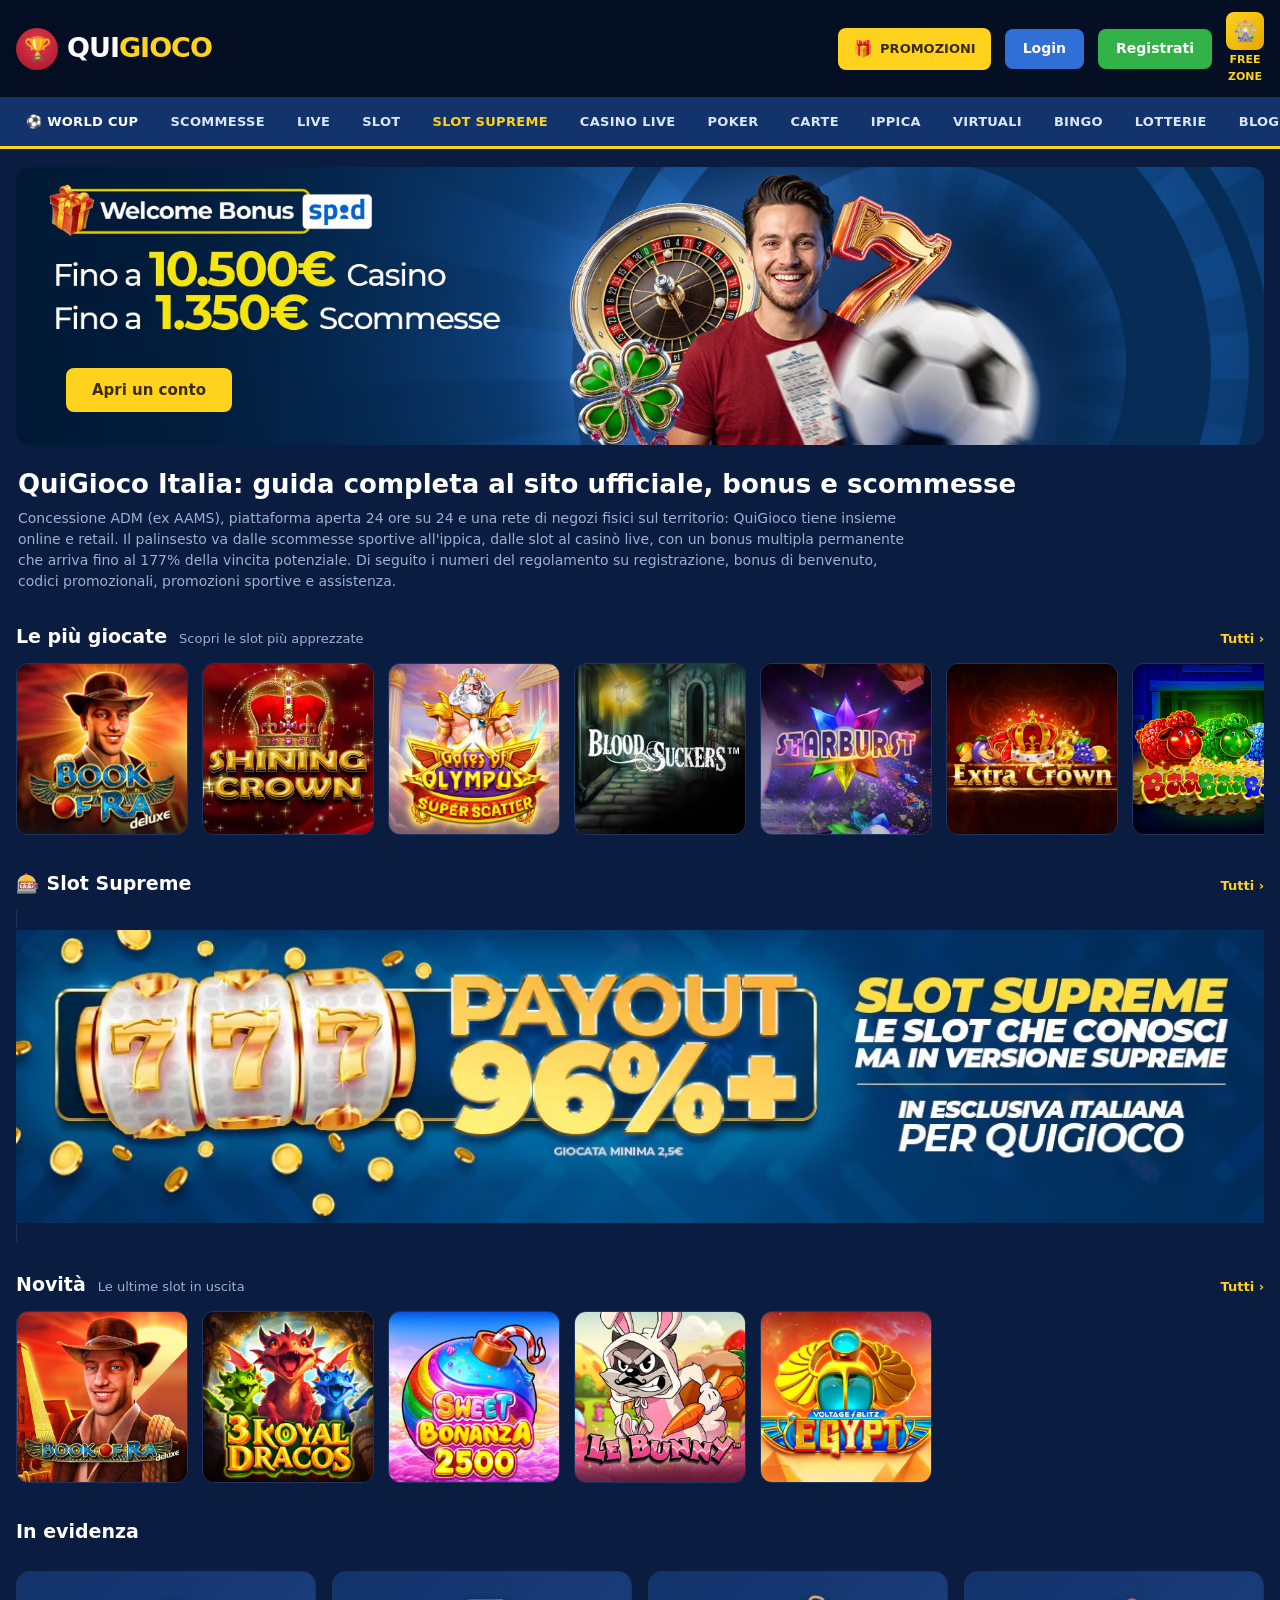
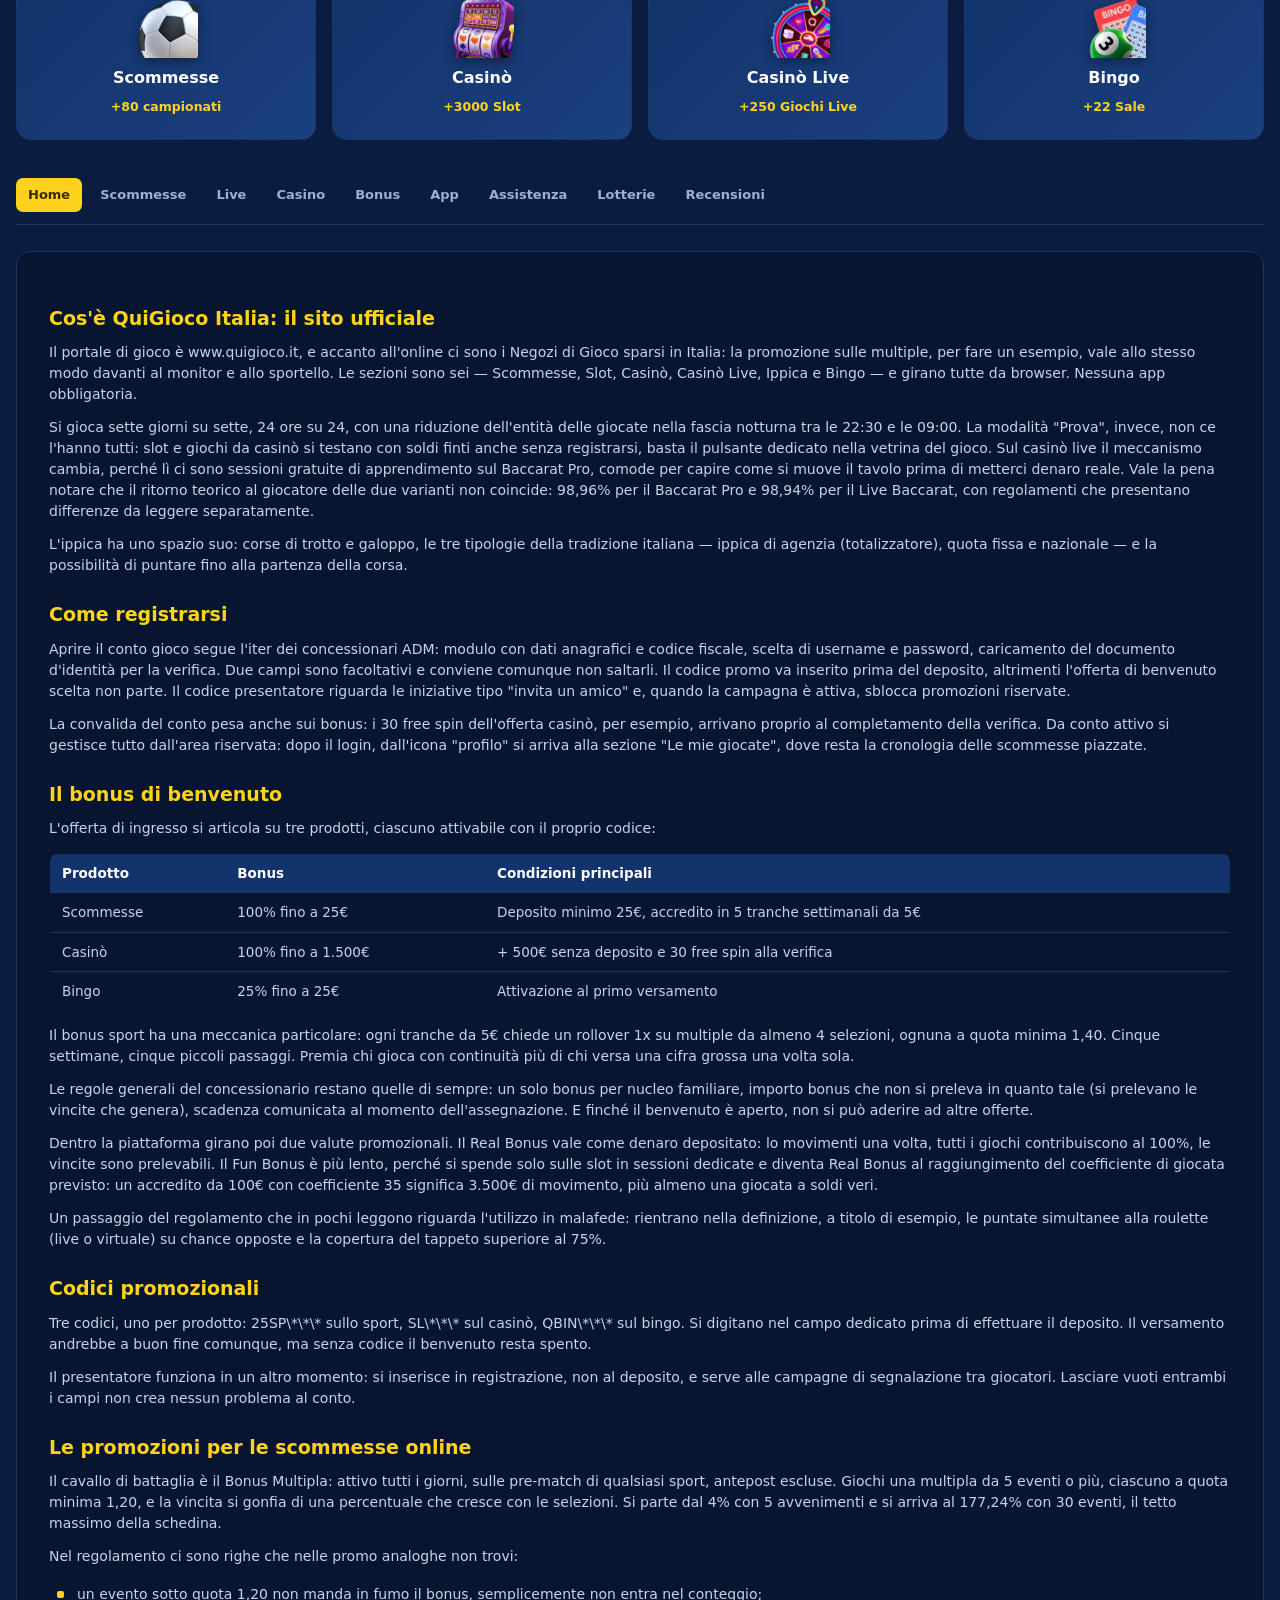
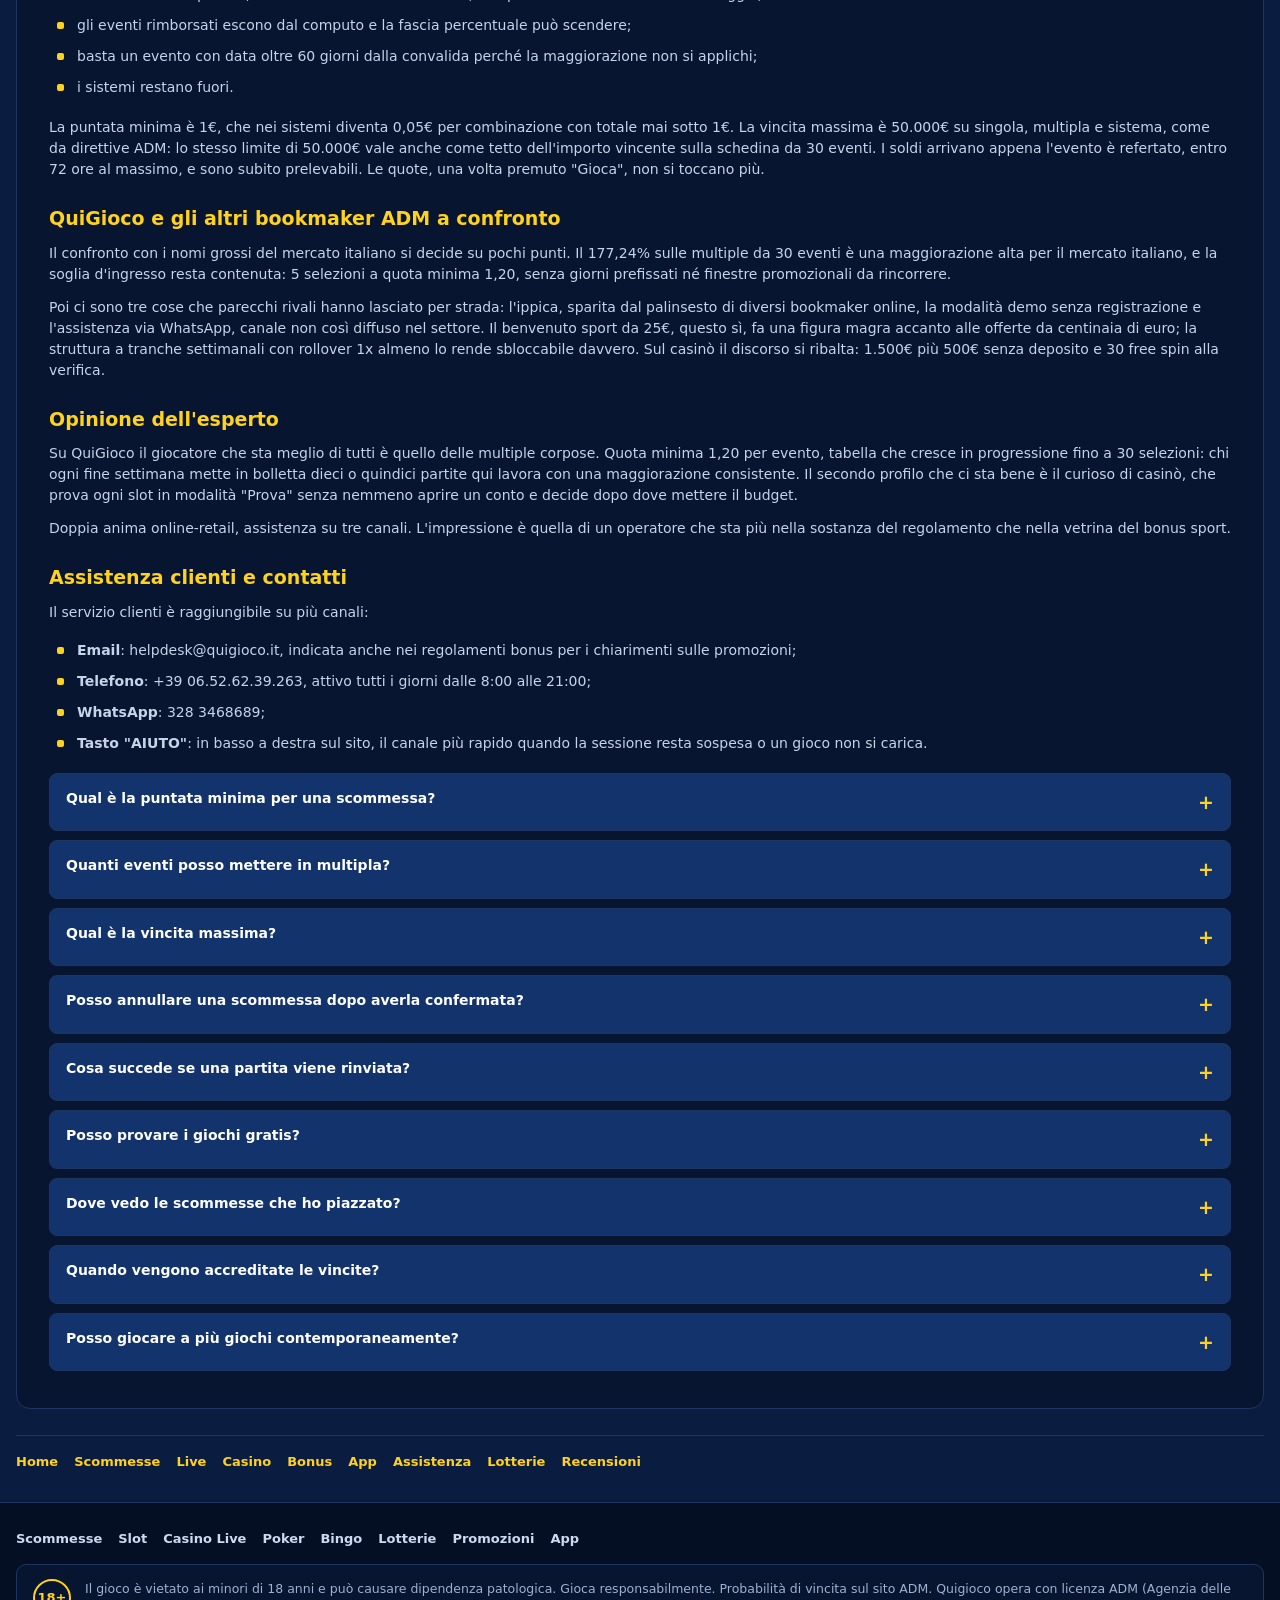
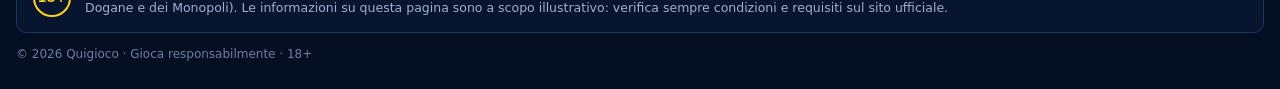
<file: index.html>
<!DOCTYPE html>
<html lang="it">
<head>
<meta charset="UTF-8">
<meta name="viewport" content="width=device-width, initial-scale=1">
<title>QuiGioco Italia: guida al sito ufficiale, bonus e promo</title>
<meta name="description" content="Scopri QuiGioco Italia: registrazione, codici promo, bonus multipla fino al 177%, scommesse, casinò, ippica, modalità Prova e assistenza.">
<link rel="canonical" href="https://quigiococasinoit.it.com/">
<link rel="alternate" hreflang="it-it" href="https://quigiococasinoit.it.com/">
<link rel="alternate" hreflang="x-default" href="https://quigiococasinoit.it.com/">
<link rel="icon" href="/favicon.svg" type="image/svg+xml">
<link rel="stylesheet" href="/assets/style.css">
<script type="application/ld+json">{"@context": "https://schema.org", "@type": "Organization", "name": "Quigioco", "url": "https://quigiococasinoit.it.com/"}</script>
<script type="application/ld+json">{"@context": "https://schema.org", "@type": "WebSite", "name": "Quigioco", "url": "https://quigiococasinoit.it.com/"}</script>
<script type="application/ld+json">{"@context": "https://schema.org", "@type": "BreadcrumbList", "itemListElement": [{"@type": "ListItem", "position": 1, "name": "Home", "item": "https://quigiococasinoit.it.com/"}]}</script>
<script type="application/ld+json">{"@context": "https://schema.org", "@type": "FAQPage", "mainEntity": [{"@type": "Question", "name": "Qual è la puntata minima per una scommessa?", "acceptedAnswer": {"@type": "Answer", "text": "1€ per singole e multiple. Nei sistemi la combinazione minima costa 0,05€, ma il totale non può scendere sotto 1€."}}, {"@type": "Question", "name": "Quanti eventi posso mettere in multipla?", "acceptedAnswer": {"@type": "Answer", "text": "Fino a 30 sulla stessa scommessa, purché l&#x27;importo totale vincente non superi i 50.000€."}}, {"@type": "Question", "name": "Qual è la vincita massima?", "acceptedAnswer": {"@type": "Answer", "text": "50.000€ per singola, multipla e sistema, secondo le direttive ADM."}}, {"@type": "Question", "name": "Posso annullare una scommessa dopo averla confermata?", "acceptedAnswer": {"@type": "Answer", "text": "No. Cliccato &quot;Gioca&quot;, la giocata telematica non si annulla più."}}, {"@type": "Question", "name": "Cosa succede se una partita viene rinviata?", "acceptedAnswer": {"@type": "Answer", "text": "Se l&#x27;evento non si disputa entro tre giorni dalla data del programma ufficiale, viene rimborsato; recuperato entro quel termine, la giocata resta valida. Esempio: un avvenimento in programma lunedì alle 13:00 viene rimborsato se non si gioca entro giovedì alle 23:59. Un evento non rigiocato conta a quota 1 ed esce dal computo del bonus multipla."}}, {"@type": "Question", "name": "Posso provare i giochi gratis?", "acceptedAnswer": {"@type": "Answer", "text": "Sì: slot e casinò hanno la modalità &quot;Prova&quot; con soldi finti, accessibile anche senza registrazione."}}, {"@type": "Question", "name": "Dove vedo le scommesse che ho piazzato?", "acceptedAnswer": {"@type": "Answer", "text": "Nell&#x27;area riservata: dopo il login, icona &quot;profilo&quot; e poi sezione &quot;Le mie giocate&quot;, raggiungibile anche dalla freccia in alto a destra accanto al nome utente."}}, {"@type": "Question", "name": "Quando vengono accreditate le vincite?", "acceptedAnswer": {"@type": "Answer", "text": "Appena l&#x27;incontro è refertato, entro un massimo di 72 ore, e sono subito disponibili per il prelievo."}}, {"@type": "Question", "name": "Posso giocare a più giochi contemporaneamente?", "acceptedAnswer": {"@type": "Answer", "text": "No: per passare a un altro gioco bisogna chiudere la sessione in corso."}}]}</script>
</head>
<body>

<header>
  <div class="hdr">
    <a class="logo" href="/" aria-label="Quigioco">
      <span class="q">🏆</span>
      <span class="name">QUI<span>GIOCO</span></span>
    </a>
    <div class="hdr-forms">
      <a class="promo-btn" data-aff href="/referral-link"><span class="gift">🎁</span> PROMOZIONI</a>
      <a class="btn btn-login" data-aff href="/referral-link">Login</a>
      <a class="btn btn-reg" data-aff href="/referral-link">Registrati</a>
      <a class="freezone" data-aff href="/referral-link"><span class="fz">🎡</span>FREE<br>ZONE</a>
    </div>
  </div>
</header>
<nav class="menu">
  <ul>
    <li><a class="on" data-aff href="/referral-link">⚽ World Cup</a></li>
    <li><a data-aff href="/referral-link">Scommesse</a></li>
    <li><a data-aff href="/referral-link">Live</a></li>
    <li><a data-aff href="/referral-link">Slot</a></li>
    <li><a class="gold" data-aff href="/referral-link">Slot Supreme</a></li>
    <li><a data-aff href="/referral-link">Casino Live</a></li>
    <li><a data-aff href="/referral-link">Poker</a></li>
    <li><a data-aff href="/referral-link">Carte</a></li>
    <li><a data-aff href="/referral-link">Ippica</a></li>
    <li><a data-aff href="/referral-link">Virtuali</a></li>
    <li><a data-aff href="/referral-link">Bingo</a></li>
    <li><a data-aff href="/referral-link">Lotterie</a></li>
    <li><a data-aff href="/referral-link">Blog</a></li>
    <li><a data-aff href="/referral-link">VIP Club</a></li>
  </ul>
</nav>

<div class="wrap">

  <section class="hero-banner">
    <a class="hero-banner__link" data-aff href="/referral-link"><img src="/assets/banner/desk-spid.jpg" alt="Welcome Bonus SPID"></a>
    <a class="hero-banner__cta btn btn-gold" data-aff href="/referral-link">Apri un conto</a>
  </section>

  <section class="hero-txt">
    <h1>QuiGioco Italia: guida completa al sito ufficiale, bonus e scommesse</h1>
    <p>Concessione ADM (ex AAMS), piattaforma aperta 24 ore su 24 e una rete di negozi fisici sul territorio: QuiGioco tiene insieme online e retail. Il palinsesto va dalle scommesse sportive all&#x27;ippica, dalle slot al casinò live, con un bonus multipla permanente che arriva fino al 177% della vincita potenziale. Di seguito i numeri del regolamento su registrazione, bonus di benvenuto, codici promozionali, promozioni sportive e assistenza.</p>
  </section>

  <section class="row-block">
    <div class="row-head"><h2>Le più giocate</h2><span class="sub">Scopri le slot più apprezzate</span><a class="all" data-aff href="/referral-link">Tutti ›</a></div>
    <div class="scroller">
      <a class="tile" data-aff href="/referral-link"><img src="/assets/games/GREENTUBE-20227.jpg" alt="Book of Ra Deluxe" loading="lazy"></a>
      <a class="tile" data-aff href="/referral-link"><img src="/assets/games/AMUSNET-95881.jpg" alt="Shining Crown" loading="lazy"></a>
      <a class="tile" data-aff href="/referral-link"><img src="/assets/games/PRAGMATIC-199014.jpg" alt="Gates of Olympus" loading="lazy"></a>
      <a class="tile" data-aff href="/referral-link"><img src="/assets/games/NETENT-222081.jpg" alt="Blood Suckers" loading="lazy"></a>
      <a class="tile" data-aff href="/referral-link"><img src="/assets/games/NETENT-211007.jpg" alt="Starburst" loading="lazy"></a>
      <a class="tile" data-aff href="/referral-link"><img src="/assets/games/AMUSNET-147987.jpg" alt="Extra Crown" loading="lazy"></a>
      <a class="tile" data-aff href="/referral-link"><img src="/assets/games/PLAYTECH-234428.jpg" alt="Baa Baa Baa" loading="lazy"></a>
      <a class="tile" data-aff href="/referral-link"><img src="/assets/games/SPRIBE-85089.jpg" alt="Aviator" loading="lazy"></a>
    </div>
  </section>

  <section class="supreme">
    <div class="row-head"><h2>🎰 Slot Supreme</h2><a class="all" data-aff href="/referral-link">Tutti ›</a></div>
    <a class="supreme__banner" data-aff href="/referral-link"><img src="/assets/banner/slotsupreme_crop.jpg" alt="Slot Supreme — Payout 96%+"></a>
  </section>

  <section class="row-block">
    <div class="row-head"><h2>Novità</h2><span class="sub">Le ultime slot in uscita</span><a class="all" data-aff href="/referral-link">Tutti ›</a></div>
    <div class="scroller">
      <a class="tile" data-aff href="/referral-link"><img src="/assets/games/GREENTUBE-228563.jpg" alt="Book of Ra Deluxe Buy Bonus" loading="lazy"></a>
      <a class="tile" data-aff href="/referral-link"><img src="/assets/games/ENDORPHINA-247829.jpg" alt="3 Royal Dracos" loading="lazy"></a>
      <a class="tile" data-aff href="/referral-link"><img src="/assets/games/PRAGMATIC-244958.jpg" alt="Sweet Bonanza 2500" loading="lazy"></a>
      <a class="tile" data-aff href="/referral-link"><img src="/assets/games/HACKSAW-229000.jpg" alt="Le Bunny" loading="lazy"></a>
      <a class="tile" data-aff href="/referral-link"><img src="/assets/games/RUBYPLAY-229668.jpg" alt="Voltage Blitz Egypt" loading="lazy"></a>
    </div>
  </section>

  <section>
    <div class="row-head"><h2>In evidenza</h2></div>
    <div class="cats">
      <a class="cat" data-aff href="/referral-link"><img class="cat__ic" src="/assets/cat/icon-sport.png" alt="Scommesse" onerror="this.outerHTML='&lt;div class=&quot;cat__ic-ph&quot;&gt;⚽&lt;/div&gt;'"><h4>Scommesse</h4><p>+80 campionati</p></a>
      <a class="cat" data-aff href="/referral-link"><img class="cat__ic" src="/assets/cat/icon-casino.png" alt="Casinò" onerror="this.outerHTML='&lt;div class=&quot;cat__ic-ph&quot;&gt;🎰&lt;/div&gt;'"><h4>Casinò</h4><p>+3000 Slot</p></a>
      <a class="cat" data-aff href="/referral-link"><img class="cat__ic" src="/assets/cat/icon-casino-live.png" alt="Casinò Live" onerror="this.outerHTML='&lt;div class=&quot;cat__ic-ph&quot;&gt;🃏&lt;/div&gt;'"><h4>Casinò Live</h4><p>+250 Giochi Live</p></a>
      <a class="cat" data-aff href="/referral-link"><img class="cat__ic" src="/assets/cat/icon-bingo.png" alt="Bingo" onerror="this.outerHTML='&lt;div class=&quot;cat__ic-ph&quot;&gt;🔵&lt;/div&gt;'"><h4>Bingo</h4><p>+22 Sale</p></a>
    </div>
  </section>

  <div class="clusterNav"><a href="/" class="on">Home</a><a href="/scommesse/">Scommesse</a><a href="/live/">Live</a><a href="/casino/">Casino</a><a href="/bonus/">Bonus</a><a href="/app/">App</a><a href="/assistenza/">Assistenza</a><a href="/lotterie/">Lotterie</a><a href="/recensioni/">Recensioni</a></div>

  <article class="seo">
<h2>Cos&#x27;è QuiGioco Italia: il sito ufficiale</h2>
<p>Il portale di gioco è www.quigioco.it, e accanto all&#x27;online ci sono i Negozi di Gioco sparsi in Italia: la promozione sulle multiple, per fare un esempio, vale allo stesso modo davanti al monitor e allo sportello. Le sezioni sono sei — Scommesse, Slot, Casinò, Casinò Live, Ippica e Bingo — e girano tutte da browser. Nessuna app obbligatoria.</p>
<p>Si gioca sette giorni su sette, 24 ore su 24, con una riduzione dell&#x27;entità delle giocate nella fascia notturna tra le 22:30 e le 09:00. La modalità &quot;Prova&quot;, invece, non ce l&#x27;hanno tutti: slot e giochi da casinò si testano con soldi finti anche senza registrarsi, basta il pulsante dedicato nella vetrina del gioco. Sul casinò live il meccanismo cambia, perché lì ci sono sessioni gratuite di apprendimento sul Baccarat Pro, comode per capire come si muove il tavolo prima di metterci denaro reale. Vale la pena notare che il ritorno teorico al giocatore delle due varianti non coincide: 98,96% per il Baccarat Pro e 98,94% per il Live Baccarat, con regolamenti che presentano differenze da leggere separatamente.</p>
<p>L&#x27;ippica ha uno spazio suo: corse di trotto e galoppo, le tre tipologie della tradizione italiana — ippica di agenzia (totalizzatore), quota fissa e nazionale — e la possibilità di puntare fino alla partenza della corsa.</p>
<h2>Come registrarsi</h2>
<p>Aprire il conto gioco segue l&#x27;iter dei concessionari ADM: modulo con dati anagrafici e codice fiscale, scelta di username e password, caricamento del documento d&#x27;identità per la verifica. Due campi sono facoltativi e conviene comunque non saltarli. Il codice promo va inserito prima del deposito, altrimenti l&#x27;offerta di benvenuto scelta non parte. Il codice presentatore riguarda le iniziative tipo &quot;invita un amico&quot; e, quando la campagna è attiva, sblocca promozioni riservate.</p>
<p>La convalida del conto pesa anche sui bonus: i 30 free spin dell&#x27;offerta casinò, per esempio, arrivano proprio al completamento della verifica. Da conto attivo si gestisce tutto dall&#x27;area riservata: dopo il login, dall&#x27;icona &quot;profilo&quot; si arriva alla sezione &quot;Le mie giocate&quot;, dove resta la cronologia delle scommesse piazzate.</p>
<h2>Il bonus di benvenuto</h2>
<p>L&#x27;offerta di ingresso si articola su tre prodotti, ciascuno attivabile con il proprio codice:</p>
<div class="mdtable"><table><thead><tr><th>Prodotto</th><th>Bonus</th><th>Condizioni principali</th></tr></thead><tbody><tr><td>Scommesse</td><td>100% fino a 25€</td><td>Deposito minimo 25€, accredito in 5 tranche settimanali da 5€</td></tr><tr><td>Casinò</td><td>100% fino a 1.500€</td><td>+ 500€ senza deposito e 30 free spin alla verifica</td></tr><tr><td>Bingo</td><td>25% fino a 25€</td><td>Attivazione al primo versamento</td></tr></tbody></table></div>
<p>Il bonus sport ha una meccanica particolare: ogni tranche da 5€ chiede un rollover 1x su multiple da almeno 4 selezioni, ognuna a quota minima 1,40. Cinque settimane, cinque piccoli passaggi. Premia chi gioca con continuità più di chi versa una cifra grossa una volta sola.</p>
<p>Le regole generali del concessionario restano quelle di sempre: un solo bonus per nucleo familiare, importo bonus che non si preleva in quanto tale (si prelevano le vincite che genera), scadenza comunicata al momento dell&#x27;assegnazione. E finché il benvenuto è aperto, non si può aderire ad altre offerte.</p>
<p>Dentro la piattaforma girano poi due valute promozionali. Il Real Bonus vale come denaro depositato: lo movimenti una volta, tutti i giochi contribuiscono al 100%, le vincite sono prelevabili. Il Fun Bonus è più lento, perché si spende solo sulle slot in sessioni dedicate e diventa Real Bonus al raggiungimento del coefficiente di giocata previsto: un accredito da 100€ con coefficiente 35 significa 3.500€ di movimento, più almeno una giocata a soldi veri.</p>
<p>Un passaggio del regolamento che in pochi leggono riguarda l&#x27;utilizzo in malafede: rientrano nella definizione, a titolo di esempio, le puntate simultanee alla roulette (live o virtuale) su chance opposte e la copertura del tappeto superiore al 75%.</p>
<h2>Codici promozionali</h2>
<p>Tre codici, uno per prodotto: 25SP\*\*\* sullo sport, SL\*\*\* sul casinò, QBIN\*\*\* sul bingo. Si digitano nel campo dedicato prima di effettuare il deposito. Il versamento andrebbe a buon fine comunque, ma senza codice il benvenuto resta spento.</p>
<p>Il presentatore funziona in un altro momento: si inserisce in registrazione, non al deposito, e serve alle campagne di segnalazione tra giocatori. Lasciare vuoti entrambi i campi non crea nessun problema al conto.</p>
<h2>Le promozioni per le scommesse online</h2>
<p>Il cavallo di battaglia è il Bonus Multipla: attivo tutti i giorni, sulle pre-match di qualsiasi sport, antepost escluse. Giochi una multipla da 5 eventi o più, ciascuno a quota minima 1,20, e la vincita si gonfia di una percentuale che cresce con le selezioni. Si parte dal 4% con 5 avvenimenti e si arriva al 177,24% con 30 eventi, il tetto massimo della schedina.</p>
<p>Nel regolamento ci sono righe che nelle promo analoghe non trovi:</p>
<ul><li>un evento sotto quota 1,20 non manda in fumo il bonus, semplicemente non entra nel conteggio;</li><li>gli eventi rimborsati escono dal computo e la fascia percentuale può scendere;</li><li>basta un evento con data oltre 60 giorni dalla convalida perché la maggiorazione non si applichi;</li><li>i sistemi restano fuori.</li></ul>
<p>La puntata minima è 1€, che nei sistemi diventa 0,05€ per combinazione con totale mai sotto 1€. La vincita massima è 50.000€ su singola, multipla e sistema, come da direttive ADM: lo stesso limite di 50.000€ vale anche come tetto dell&#x27;importo vincente sulla schedina da 30 eventi. I soldi arrivano appena l&#x27;evento è refertato, entro 72 ore al massimo, e sono subito prelevabili. Le quote, una volta premuto &quot;Gioca&quot;, non si toccano più.</p>
<h2>QuiGioco e gli altri bookmaker ADM a confronto</h2>
<p>Il confronto con i nomi grossi del mercato italiano si decide su pochi punti. Il 177,24% sulle multiple da 30 eventi è una maggiorazione alta per il mercato italiano, e la soglia d&#x27;ingresso resta contenuta: 5 selezioni a quota minima 1,20, senza giorni prefissati né finestre promozionali da rincorrere.</p>
<p>Poi ci sono tre cose che parecchi rivali hanno lasciato per strada: l&#x27;ippica, sparita dal palinsesto di diversi bookmaker online, la modalità demo senza registrazione e l&#x27;assistenza via WhatsApp, canale non così diffuso nel settore. Il benvenuto sport da 25€, questo sì, fa una figura magra accanto alle offerte da centinaia di euro; la struttura a tranche settimanali con rollover 1x almeno lo rende sbloccabile davvero. Sul casinò il discorso si ribalta: 1.500€ più 500€ senza deposito e 30 free spin alla verifica.</p>
<h2>Opinione dell&#x27;esperto</h2>
<p>Su QuiGioco il giocatore che sta meglio di tutti è quello delle multiple corpose. Quota minima 1,20 per evento, tabella che cresce in progressione fino a 30 selezioni: chi ogni fine settimana mette in bolletta dieci o quindici partite qui lavora con una maggiorazione consistente. Il secondo profilo che ci sta bene è il curioso di casinò, che prova ogni slot in modalità &quot;Prova&quot; senza nemmeno aprire un conto e decide dopo dove mettere il budget.</p>
<p>Doppia anima online-retail, assistenza su tre canali. L&#x27;impressione è quella di un operatore che sta più nella sostanza del regolamento che nella vetrina del bonus sport.</p>
<h2>Assistenza clienti e contatti</h2>
<p>Il servizio clienti è raggiungibile su più canali:</p>
<ul><li><b>Email</b>: helpdesk@quigioco.it, indicata anche nei regolamenti bonus per i chiarimenti sulle promozioni;</li><li><b>Telefono</b>: +39 06.52.62.39.263, attivo tutti i giorni dalle 8:00 alle 21:00;</li><li><b>WhatsApp</b>: 328 3468689;</li><li><b>Tasto &quot;AIUTO&quot;</b>: in basso a destra sul sito, il canale più rapido quando la sessione resta sospesa o un gioco non si carica.</li></ul>
<div class="faq"><details><summary>Qual è la puntata minima per una scommessa?</summary><div class="ans">1€ per singole e multiple. Nei sistemi la combinazione minima costa 0,05€, ma il totale non può scendere sotto 1€.</div></details>
<details><summary>Quanti eventi posso mettere in multipla?</summary><div class="ans">Fino a 30 sulla stessa scommessa, purché l&#x27;importo totale vincente non superi i 50.000€.</div></details>
<details><summary>Qual è la vincita massima?</summary><div class="ans">50.000€ per singola, multipla e sistema, secondo le direttive ADM.</div></details>
<details><summary>Posso annullare una scommessa dopo averla confermata?</summary><div class="ans">No. Cliccato &quot;Gioca&quot;, la giocata telematica non si annulla più.</div></details>
<details><summary>Cosa succede se una partita viene rinviata?</summary><div class="ans">Se l&#x27;evento non si disputa entro tre giorni dalla data del programma ufficiale, viene rimborsato; recuperato entro quel termine, la giocata resta valida. Esempio: un avvenimento in programma lunedì alle 13:00 viene rimborsato se non si gioca entro giovedì alle 23:59. Un evento non rigiocato conta a quota 1 ed esce dal computo del bonus multipla.</div></details>
<details><summary>Posso provare i giochi gratis?</summary><div class="ans">Sì: slot e casinò hanno la modalità &quot;Prova&quot; con soldi finti, accessibile anche senza registrazione.</div></details>
<details><summary>Dove vedo le scommesse che ho piazzato?</summary><div class="ans">Nell&#x27;area riservata: dopo il login, icona &quot;profilo&quot; e poi sezione &quot;Le mie giocate&quot;, raggiungibile anche dalla freccia in alto a destra accanto al nome utente.</div></details>
<details><summary>Quando vengono accreditate le vincite?</summary><div class="ans">Appena l&#x27;incontro è refertato, entro un massimo di 72 ore, e sono subito disponibili per il prelievo.</div></details>
<details><summary>Posso giocare a più giochi contemporaneamente?</summary><div class="ans">No: per passare a un altro gioco bisogna chiudere la sessione in corso.</div></details></div>
  </article>
  <div class="clusterFoot"><a href="/">Home</a><a href="/scommesse/">Scommesse</a><a href="/live/">Live</a><a href="/casino/">Casino</a><a href="/bonus/">Bonus</a><a href="/app/">App</a><a href="/assistenza/">Assistenza</a><a href="/lotterie/">Lotterie</a><a href="/recensioni/">Recensioni</a></div>

</div>
<footer>
  <div class="foot-in">
    <div class="foot-nav">
      <a data-aff href="/referral-link">Scommesse</a>
      <a data-aff href="/referral-link">Slot</a>
      <a data-aff href="/referral-link">Casino Live</a>
      <a data-aff href="/referral-link">Poker</a>
      <a data-aff href="/referral-link">Bingo</a>
      <a data-aff href="/referral-link">Lotterie</a>
      <a data-aff href="/referral-link">Promozioni</a>
      <a data-aff href="/referral-link">App</a>
    </div>
    <div class="foot-comp">
      <span class="age">18+</span>
      <span>Il gioco è vietato ai minori di 18 anni e può causare dipendenza patologica. Gioca responsabilmente. Probabilità di vincita sul sito ADM. Quigioco opera con licenza ADM (Agenzia delle Dogane e dei Monopoli). Le informazioni su questa pagina sono a scopo illustrativo: verifica sempre condizioni e requisiti sul sito ufficiale.</span>
    </div>
    <div class="foot-low">© 2026 Quigioco · Gioca responsabilmente · 18+</div>
  </div>
</footer>
<script>
// ⚠ Link affiliato Quigioco — INSERISCI QUI il link reale (ora segnaposto "#", link disattivati).
document.addEventListener('DOMContentLoaded',function(){
  var AFF="#"; // <-- metti qui l'URL affiliato; tutti i CTA si aggiornano da soli
  document.querySelectorAll('[data-aff]').forEach(function(a){
    if(AFF!=="#"){a.setAttribute('href',AFF);a.setAttribute('target','_blank');a.setAttribute('rel','sponsored nofollow noopener');}
  });
  // finché le immagini slot non sono scaricate (CDN 403), nascondi le img rotte → tile blu pulita
  document.querySelectorAll('.tile img').forEach(function(i){ i.onerror=function(){ i.style.display='none'; }; });
});
</script>
</body>
</html>
</file>
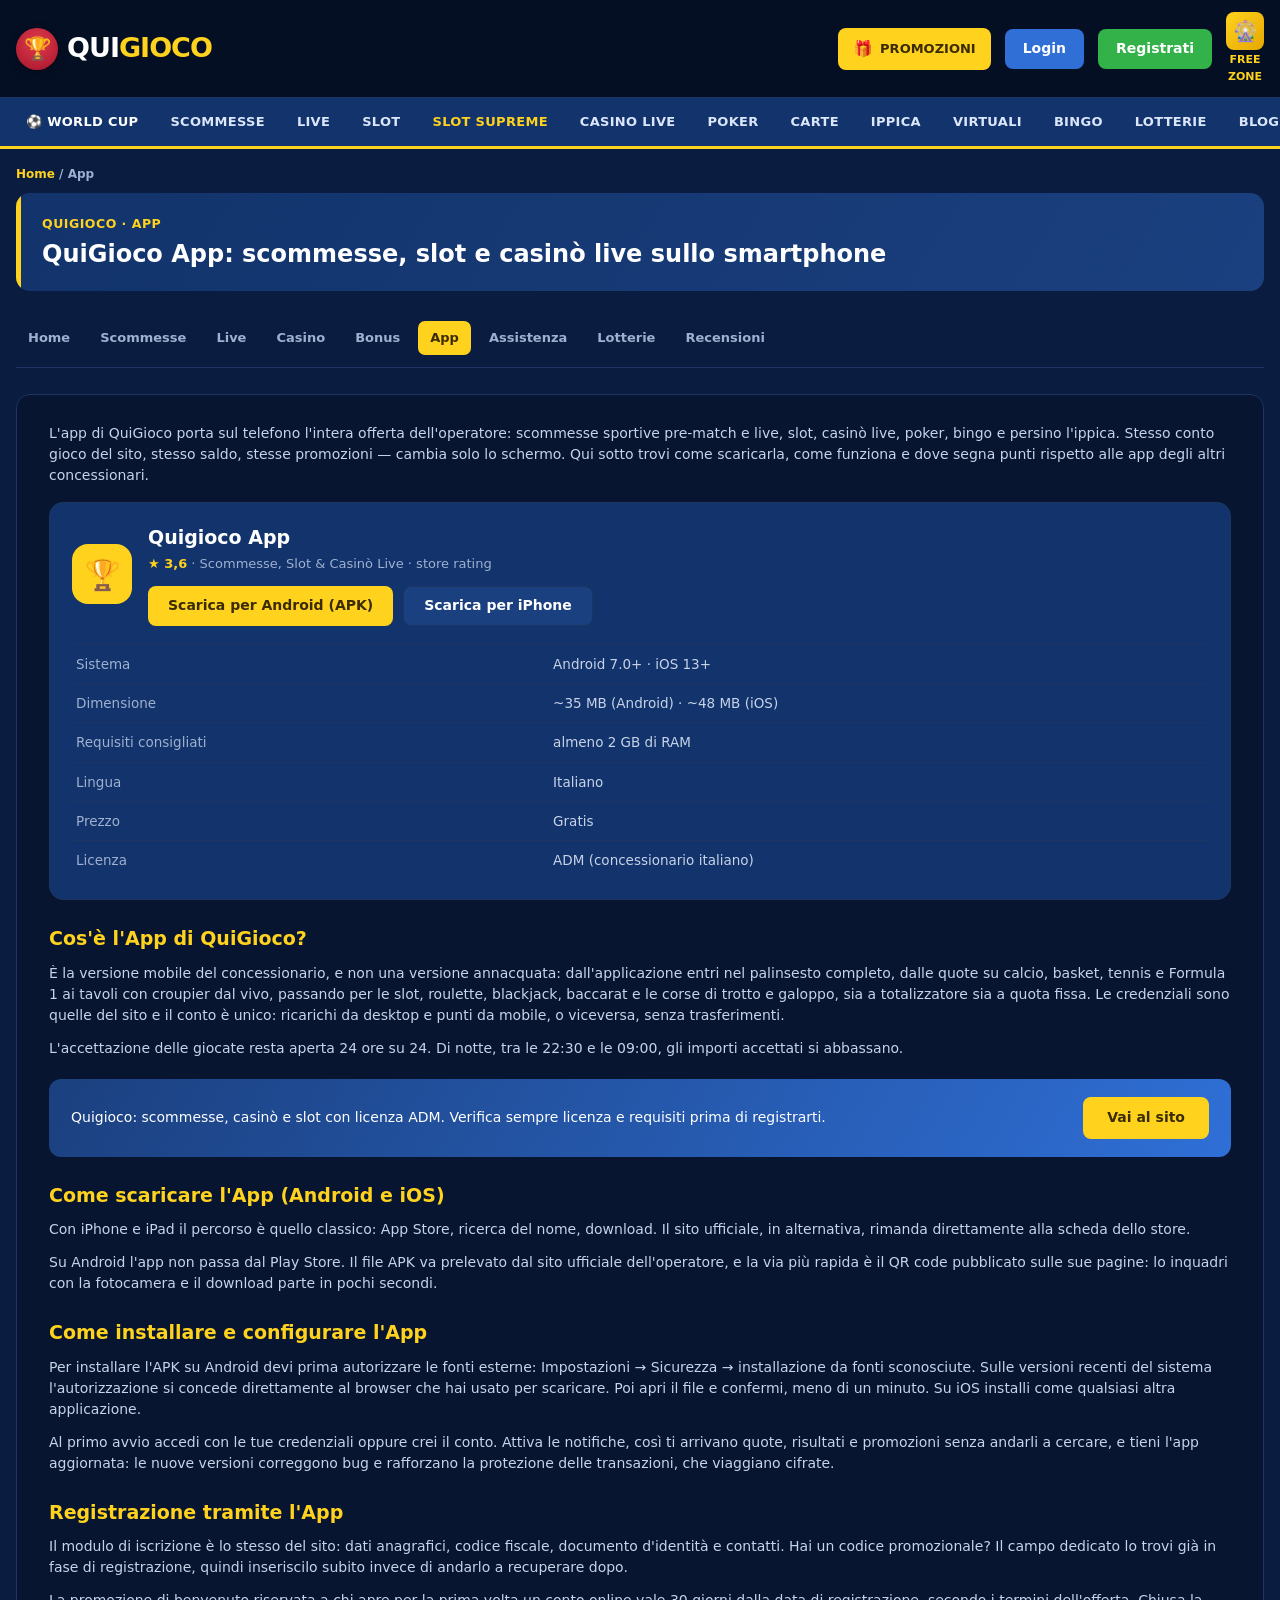
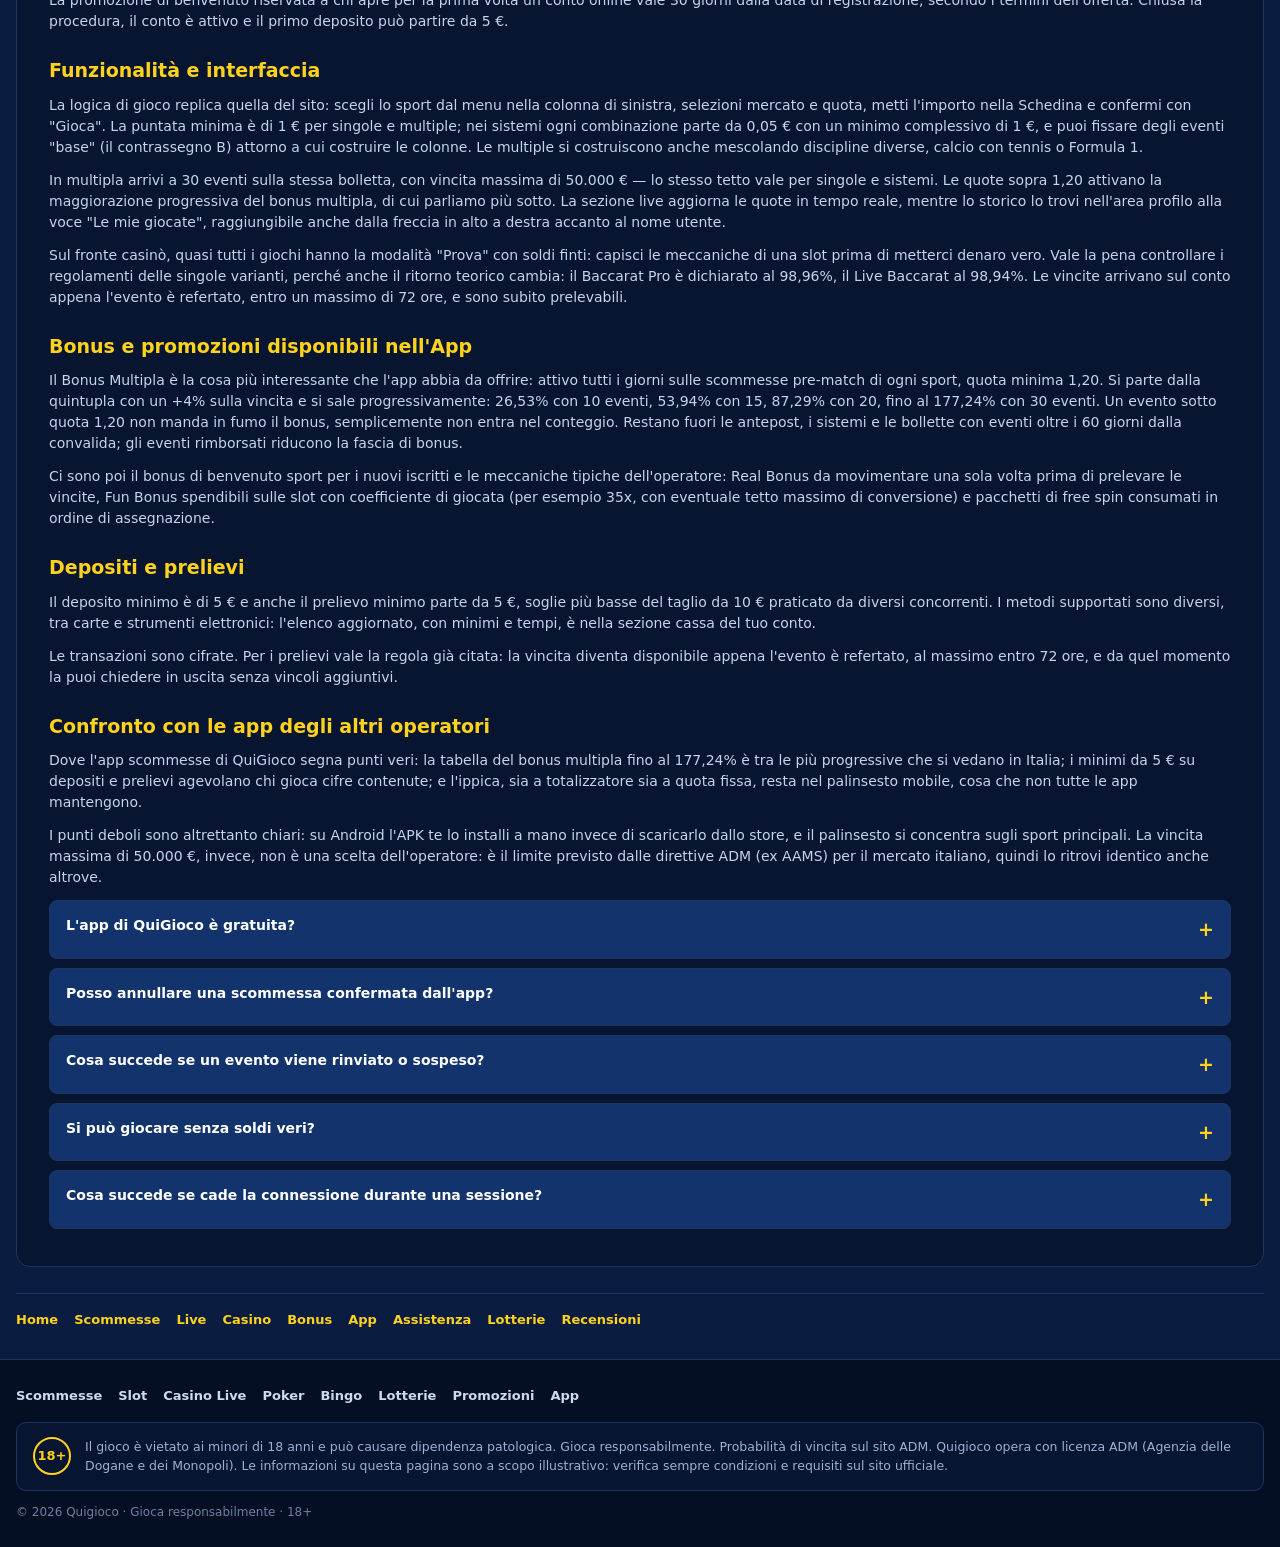
<file: app/index.html>
<!DOCTYPE html>
<html lang="it">
<head>
<meta charset="UTF-8">
<meta name="viewport" content="width=device-width, initial-scale=1">
<title>QuiGioco App: download Android/iOS e guida scommesse</title>
<meta name="description" content="Scarica QuiGioco su Android dal sito ufficiale o su iPhone dall’App Store. Guida a installazione, conto unico, scommesse live, slot e casinò.">
<link rel="canonical" href="https://quigiococasinoit.it.com/app/">
<link rel="alternate" hreflang="it-it" href="https://quigiococasinoit.it.com/app/">
<link rel="alternate" hreflang="x-default" href="https://quigiococasinoit.it.com/">
<link rel="icon" href="/favicon.svg" type="image/svg+xml">
<link rel="stylesheet" href="/assets/style.css">
<script type="application/ld+json">{"@context": "https://schema.org", "@type": "BreadcrumbList", "itemListElement": [{"@type": "ListItem", "position": 1, "name": "Home", "item": "https://quigiococasinoit.it.com/"}, {"@type": "ListItem", "position": 2, "name": "QuiGioco App: scommesse, slot e casinò live sullo smartphone", "item": "https://quigiococasinoit.it.com/app/"}]}</script>
<script type="application/ld+json">{"@context": "https://schema.org", "@type": "FAQPage", "mainEntity": [{"@type": "Question", "name": "L'app di QuiGioco è gratuita?", "acceptedAnswer": {"@type": "Answer", "text": "Sì, download e installazione non costano nulla, sia su iOS sia su Android."}}, {"@type": "Question", "name": "Posso annullare una scommessa confermata dall'app?", "acceptedAnswer": {"@type": "Answer", "text": "No. Le scommesse telematiche, una volta confermate con &quot;Gioca&quot;, non si annullano."}}, {"@type": "Question", "name": "Cosa succede se un evento viene rinviato o sospeso?", "acceptedAnswer": {"@type": "Answer", "text": "Se l&#x27;evento non si disputa entro tre giorni dalla data del programma ufficiale viene rimborsato; se invece si recupera nei giorni immediatamente successivi, la giocata resta valida. Un incontro in programma lunedì alle 13.00, per esempio, viene rimborsato solo se non si gioca entro giovedì alle 23.59. In multipla l&#x27;avvenimento non rigiocato vale quota 1,00 ed è escluso dal conteggio del bonus."}}, {"@type": "Question", "name": "Si può giocare senza soldi veri?", "acceptedAnswer": {"@type": "Answer", "text": "Sì: slot e giochi da casinò hanno la modalità &quot;Prova&quot; con crediti finti, utilizzabile quante volte vuoi prima di passare al denaro reale."}}, {"@type": "Question", "name": "Cosa succede se cade la connessione durante una sessione?", "acceptedAnswer": {"@type": "Answer", "text": "La sessione resta in stato pendente per 20 minuti, 6 ore se eri in fase di free spin: rientrando riprendi da dove eri rimasto. Senza riconnessione, la mano in corso è considerata persa e il prelevabile torna sul conto gioco."}}]}</script>
</head>
<body>

<header>
  <div class="hdr">
    <a class="logo" href="/" aria-label="Quigioco">
      <span class="q">🏆</span>
      <span class="name">QUI<span>GIOCO</span></span>
    </a>
    <div class="hdr-forms">
      <a class="promo-btn" data-aff href="/referral-link"><span class="gift">🎁</span> PROMOZIONI</a>
      <a class="btn btn-login" data-aff href="/referral-link">Login</a>
      <a class="btn btn-reg" data-aff href="/referral-link">Registrati</a>
      <a class="freezone" data-aff href="/referral-link"><span class="fz">🎡</span>FREE<br>ZONE</a>
    </div>
  </div>
</header>
<nav class="menu">
  <ul>
    <li><a class="on" data-aff href="/referral-link">⚽ World Cup</a></li>
    <li><a data-aff href="/referral-link">Scommesse</a></li>
    <li><a data-aff href="/referral-link">Live</a></li>
    <li><a data-aff href="/referral-link">Slot</a></li>
    <li><a class="gold" data-aff href="/referral-link">Slot Supreme</a></li>
    <li><a data-aff href="/referral-link">Casino Live</a></li>
    <li><a data-aff href="/referral-link">Poker</a></li>
    <li><a data-aff href="/referral-link">Carte</a></li>
    <li><a data-aff href="/referral-link">Ippica</a></li>
    <li><a data-aff href="/referral-link">Virtuali</a></li>
    <li><a data-aff href="/referral-link">Bingo</a></li>
    <li><a data-aff href="/referral-link">Lotterie</a></li>
    <li><a data-aff href="/referral-link">Blog</a></li>
    <li><a data-aff href="/referral-link">VIP Club</a></li>
  </ul>
</nav>
<div class="wrap">
  <div class="crumb"><a href="/">Home</a> / <b>App</b></div>
  <div class="pageHead"><div class="kick">Quigioco · App</div><h1>QuiGioco App: scommesse, slot e casinò live sullo smartphone</h1></div>
  <div class="clusterNav"><a href="/">Home</a><a href="/scommesse/">Scommesse</a><a href="/live/">Live</a><a href="/casino/">Casino</a><a href="/bonus/">Bonus</a><a href="/app/" class="on">App</a><a href="/assistenza/">Assistenza</a><a href="/lotterie/">Lotterie</a><a href="/recensioni/">Recensioni</a></div>
  <article class="seo">
<p>L&#x27;app di QuiGioco porta sul telefono l&#x27;intera offerta dell&#x27;operatore: scommesse sportive pre-match e live, slot, casinò live, poker, bingo e persino l&#x27;ippica. Stesso conto gioco del sito, stesso saldo, stesse promozioni — cambia solo lo schermo. Qui sotto trovi come scaricarla, come funziona e dove segna punti rispetto alle app degli altri concessionari.</p><div class="appBox"><div class="appHead"><div class="appIco">🏆</div><div class="appMeta"><div class="appName">Quigioco App</div><div class="appRate"><b>★ 3,6</b> · Scommesse, Slot &amp; Casinò Live · store rating</div><div class="appBtns"><a class="btn appDl" data-aff href="/referral-link">Scarica per Android (APK)</a><a class="btn appDl ios" data-aff href="/referral-link">Scarica per iPhone</a></div></div></div><table class="appSpec"><tbody><tr><td>Sistema</td><td>Android 7.0+ · iOS 13+</td></tr><tr><td>Dimensione</td><td>~35 MB (Android) · ~48 MB (iOS)</td></tr><tr><td>Requisiti consigliati</td><td>almeno 2 GB di RAM</td></tr><tr><td>Lingua</td><td>Italiano</td></tr><tr><td>Prezzo</td><td>Gratis</td></tr><tr><td>Licenza</td><td>ADM (concessionario italiano)</td></tr></tbody></table></div>
<h2>Cos&#x27;è l&#x27;App di QuiGioco?</h2>
<p>È la versione mobile del concessionario, e non una versione annacquata: dall&#x27;applicazione entri nel palinsesto completo, dalle quote su calcio, basket, tennis e Formula 1 ai tavoli con croupier dal vivo, passando per le slot, roulette, blackjack, baccarat e le corse di trotto e galoppo, sia a totalizzatore sia a quota fissa. Le credenziali sono quelle del sito e il conto è unico: ricarichi da desktop e punti da mobile, o viceversa, senza trasferimenti.</p>
<p>L&#x27;accettazione delle giocate resta aperta 24 ore su 24. Di notte, tra le 22:30 e le 09:00, gli importi accettati si abbassano.</p>
<div class="ctabox"><div>Quigioco: scommesse, casinò e slot con licenza ADM. Verifica sempre licenza e requisiti prima di registrarti.</div><a class="btn btn-gold" data-aff href="/referral-link">Vai al sito</a></div><h2>Come scaricare l&#x27;App (Android e iOS)</h2>
<p>Con iPhone e iPad il percorso è quello classico: App Store, ricerca del nome, download. Il sito ufficiale, in alternativa, rimanda direttamente alla scheda dello store.</p>
<p>Su Android l&#x27;app non passa dal Play Store. Il file APK va prelevato dal sito ufficiale dell&#x27;operatore, e la via più rapida è il QR code pubblicato sulle sue pagine: lo inquadri con la fotocamera e il download parte in pochi secondi.</p>
<h2>Come installare e configurare l&#x27;App</h2>
<p>Per installare l&#x27;APK su Android devi prima autorizzare le fonti esterne: Impostazioni → Sicurezza → installazione da fonti sconosciute. Sulle versioni recenti del sistema l&#x27;autorizzazione si concede direttamente al browser che hai usato per scaricare. Poi apri il file e confermi, meno di un minuto. Su iOS installi come qualsiasi altra applicazione.</p>
<p>Al primo avvio accedi con le tue credenziali oppure crei il conto. Attiva le notifiche, così ti arrivano quote, risultati e promozioni senza andarli a cercare, e tieni l&#x27;app aggiornata: le nuove versioni correggono bug e rafforzano la protezione delle transazioni, che viaggiano cifrate.</p>
<h2>Registrazione tramite l&#x27;App</h2>
<p>Il modulo di iscrizione è lo stesso del sito: dati anagrafici, codice fiscale, documento d&#x27;identità e contatti. Hai un codice promozionale? Il campo dedicato lo trovi già in fase di registrazione, quindi inseriscilo subito invece di andarlo a recuperare dopo.</p>
<p>La promozione di benvenuto riservata a chi apre per la prima volta un conto online vale 30 giorni dalla data di registrazione, secondo i termini dell&#x27;offerta. Chiusa la procedura, il conto è attivo e il primo deposito può partire da 5 €.</p>
<h2>Funzionalità e interfaccia</h2>
<p>La logica di gioco replica quella del sito: scegli lo sport dal menu nella colonna di sinistra, selezioni mercato e quota, metti l&#x27;importo nella Schedina e confermi con &quot;Gioca&quot;. La puntata minima è di 1 € per singole e multiple; nei sistemi ogni combinazione parte da 0,05 € con un minimo complessivo di 1 €, e puoi fissare degli eventi &quot;base&quot; (il contrassegno B) attorno a cui costruire le colonne. Le multiple si costruiscono anche mescolando discipline diverse, calcio con tennis o Formula 1.</p>
<p>In multipla arrivi a 30 eventi sulla stessa bolletta, con vincita massima di 50.000 € — lo stesso tetto vale per singole e sistemi. Le quote sopra 1,20 attivano la maggiorazione progressiva del bonus multipla, di cui parliamo più sotto. La sezione live aggiorna le quote in tempo reale, mentre lo storico lo trovi nell&#x27;area profilo alla voce &quot;Le mie giocate&quot;, raggiungibile anche dalla freccia in alto a destra accanto al nome utente.</p>
<p>Sul fronte casinò, quasi tutti i giochi hanno la modalità &quot;Prova&quot; con soldi finti: capisci le meccaniche di una slot prima di metterci denaro vero. Vale la pena controllare i regolamenti delle singole varianti, perché anche il ritorno teorico cambia: il Baccarat Pro è dichiarato al 98,96%, il Live Baccarat al 98,94%. Le vincite arrivano sul conto appena l&#x27;evento è refertato, entro un massimo di 72 ore, e sono subito prelevabili.</p>
<h2>Bonus e promozioni disponibili nell&#x27;App</h2>
<p>Il Bonus Multipla è la cosa più interessante che l&#x27;app abbia da offrire: attivo tutti i giorni sulle scommesse pre-match di ogni sport, quota minima 1,20. Si parte dalla quintupla con un +4% sulla vincita e si sale progressivamente: 26,53% con 10 eventi, 53,94% con 15, 87,29% con 20, fino al 177,24% con 30 eventi. Un evento sotto quota 1,20 non manda in fumo il bonus, semplicemente non entra nel conteggio. Restano fuori le antepost, i sistemi e le bollette con eventi oltre i 60 giorni dalla convalida; gli eventi rimborsati riducono la fascia di bonus.</p>
<p>Ci sono poi il bonus di benvenuto sport per i nuovi iscritti e le meccaniche tipiche dell&#x27;operatore: Real Bonus da movimentare una sola volta prima di prelevare le vincite, Fun Bonus spendibili sulle slot con coefficiente di giocata (per esempio 35x, con eventuale tetto massimo di conversione) e pacchetti di free spin consumati in ordine di assegnazione.</p>
<h2>Depositi e prelievi</h2>
<p>Il deposito minimo è di 5 € e anche il prelievo minimo parte da 5 €, soglie più basse del taglio da 10 € praticato da diversi concorrenti. I metodi supportati sono diversi, tra carte e strumenti elettronici: l&#x27;elenco aggiornato, con minimi e tempi, è nella sezione cassa del tuo conto.</p>
<p>Le transazioni sono cifrate. Per i prelievi vale la regola già citata: la vincita diventa disponibile appena l&#x27;evento è refertato, al massimo entro 72 ore, e da quel momento la puoi chiedere in uscita senza vincoli aggiuntivi.</p>
<h2>Confronto con le app degli altri operatori</h2>
<p>Dove l&#x27;app scommesse di QuiGioco segna punti veri: la tabella del bonus multipla fino al 177,24% è tra le più progressive che si vedano in Italia; i minimi da 5 € su depositi e prelievi agevolano chi gioca cifre contenute; e l&#x27;ippica, sia a totalizzatore sia a quota fissa, resta nel palinsesto mobile, cosa che non tutte le app mantengono.</p>
<p>I punti deboli sono altrettanto chiari: su Android l&#x27;APK te lo installi a mano invece di scaricarlo dallo store, e il palinsesto si concentra sugli sport principali. La vincita massima di 50.000 €, invece, non è una scelta dell&#x27;operatore: è il limite previsto dalle direttive ADM (ex AAMS) per il mercato italiano, quindi lo ritrovi identico anche altrove.</p>
<div class="faq"><details><summary>L&#x27;app di QuiGioco è gratuita?</summary><div class="ans">Sì, download e installazione non costano nulla, sia su iOS sia su Android.</div></details>
<details><summary>Posso annullare una scommessa confermata dall&#x27;app?</summary><div class="ans">No. Le scommesse telematiche, una volta confermate con &quot;Gioca&quot;, non si annullano.</div></details>
<details><summary>Cosa succede se un evento viene rinviato o sospeso?</summary><div class="ans">Se l&#x27;evento non si disputa entro tre giorni dalla data del programma ufficiale viene rimborsato; se invece si recupera nei giorni immediatamente successivi, la giocata resta valida. Un incontro in programma lunedì alle 13.00, per esempio, viene rimborsato solo se non si gioca entro giovedì alle 23.59. In multipla l&#x27;avvenimento non rigiocato vale quota 1,00 ed è escluso dal conteggio del bonus.</div></details>
<details><summary>Si può giocare senza soldi veri?</summary><div class="ans">Sì: slot e giochi da casinò hanno la modalità &quot;Prova&quot; con crediti finti, utilizzabile quante volte vuoi prima di passare al denaro reale.</div></details>
<details><summary>Cosa succede se cade la connessione durante una sessione?</summary><div class="ans">La sessione resta in stato pendente per 20 minuti, 6 ore se eri in fase di free spin: rientrando riprendi da dove eri rimasto. Senza riconnessione, la mano in corso è considerata persa e il prelevabile torna sul conto gioco.</div></details></div>
  </article>
  <div class="clusterFoot"><a href="/">Home</a><a href="/scommesse/">Scommesse</a><a href="/live/">Live</a><a href="/casino/">Casino</a><a href="/bonus/">Bonus</a><a href="/app/">App</a><a href="/assistenza/">Assistenza</a><a href="/lotterie/">Lotterie</a><a href="/recensioni/">Recensioni</a></div>
</div>
<footer>
  <div class="foot-in">
    <div class="foot-nav">
      <a data-aff href="/referral-link">Scommesse</a>
      <a data-aff href="/referral-link">Slot</a>
      <a data-aff href="/referral-link">Casino Live</a>
      <a data-aff href="/referral-link">Poker</a>
      <a data-aff href="/referral-link">Bingo</a>
      <a data-aff href="/referral-link">Lotterie</a>
      <a data-aff href="/referral-link">Promozioni</a>
      <a data-aff href="/referral-link">App</a>
    </div>
    <div class="foot-comp">
      <span class="age">18+</span>
      <span>Il gioco è vietato ai minori di 18 anni e può causare dipendenza patologica. Gioca responsabilmente. Probabilità di vincita sul sito ADM. Quigioco opera con licenza ADM (Agenzia delle Dogane e dei Monopoli). Le informazioni su questa pagina sono a scopo illustrativo: verifica sempre condizioni e requisiti sul sito ufficiale.</span>
    </div>
    <div class="foot-low">© 2026 Quigioco · Gioca responsabilmente · 18+</div>
  </div>
</footer>
<script>
// ⚠ Link affiliato Quigioco — INSERISCI QUI il link reale (ora segnaposto "#", link disattivati).
document.addEventListener('DOMContentLoaded',function(){
  var AFF="#"; // <-- metti qui l'URL affiliato; tutti i CTA si aggiornano da soli
  document.querySelectorAll('[data-aff]').forEach(function(a){
    if(AFF!=="#"){a.setAttribute('href',AFF);a.setAttribute('target','_blank');a.setAttribute('rel','sponsored nofollow noopener');}
  });
  // finché le immagini slot non sono scaricate (CDN 403), nascondi le img rotte → tile blu pulita
  document.querySelectorAll('.tile img').forEach(function(i){ i.onerror=function(){ i.style.display='none'; }; });
});
</script>
</body>
</html>
</file>
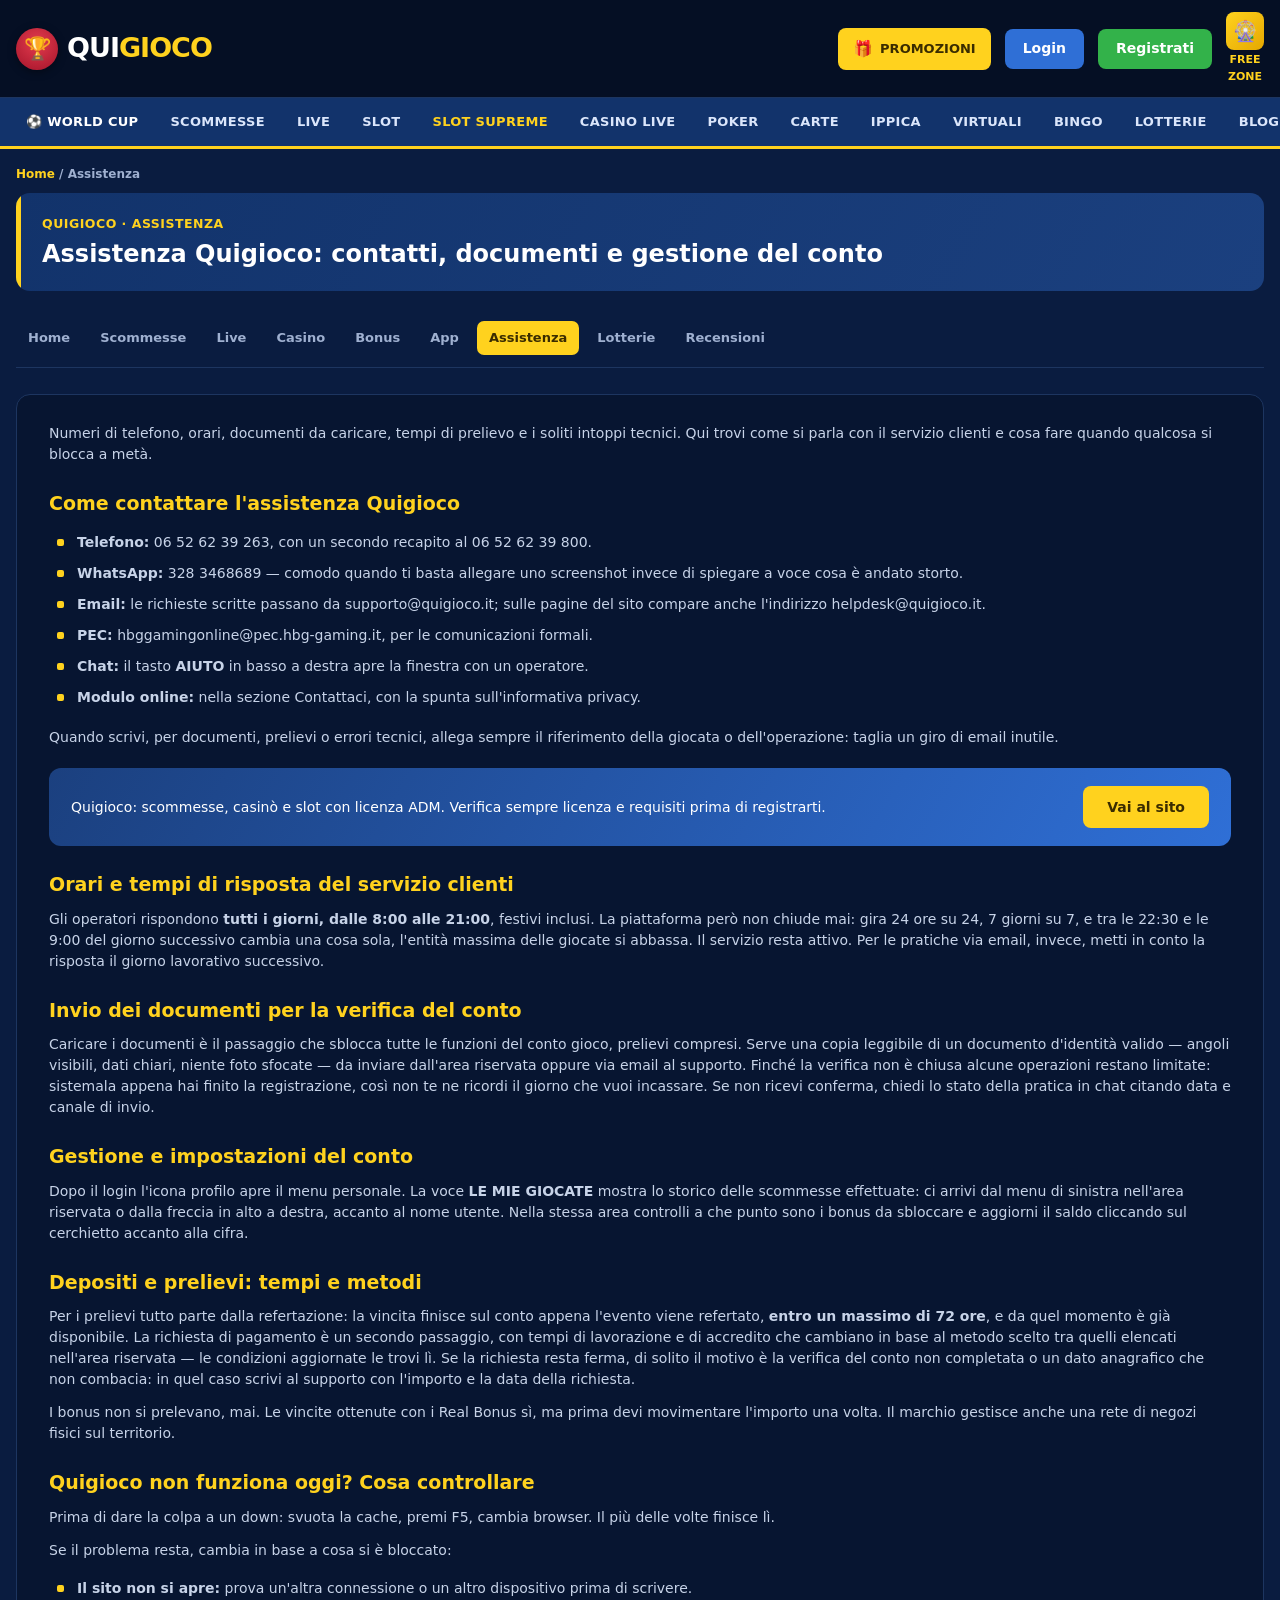
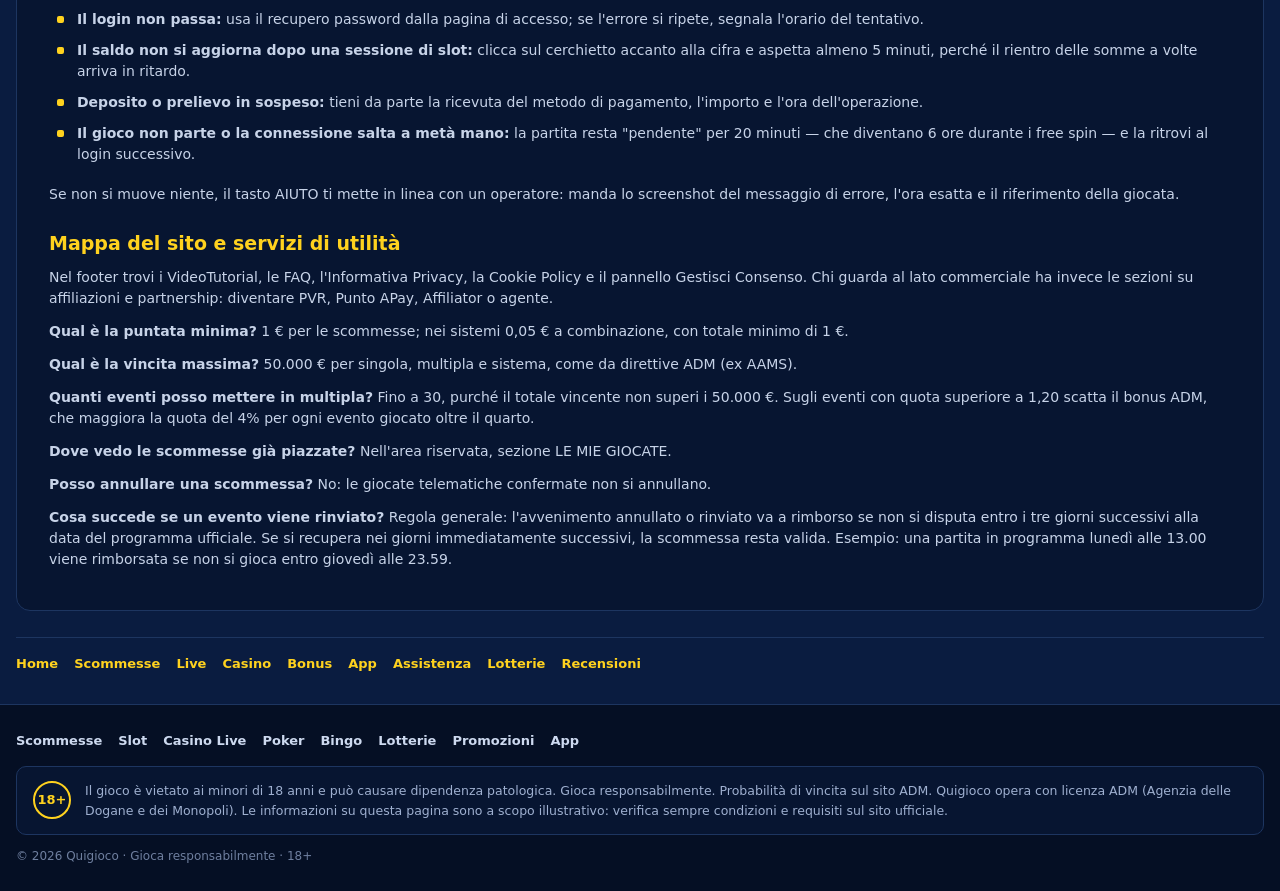
<file: assistenza/index.html>
<!DOCTYPE html>
<html lang="it">
<head>
<meta charset="UTF-8">
<meta name="viewport" content="width=device-width, initial-scale=1">
<title>Assistenza Quigioco: contatti, documenti e prelievi</title>
<meta name="description" content="Numero, WhatsApp e orari dell’assistenza Quigioco: invio documenti, gestione del conto, tempi dei prelievi e soluzioni se il sito non funziona.">
<link rel="canonical" href="https://quigiococasinoit.it.com/assistenza/">
<link rel="alternate" hreflang="it-it" href="https://quigiococasinoit.it.com/assistenza/">
<link rel="alternate" hreflang="x-default" href="https://quigiococasinoit.it.com/">
<link rel="icon" href="/favicon.svg" type="image/svg+xml">
<link rel="stylesheet" href="/assets/style.css">
<script type="application/ld+json">{"@context": "https://schema.org", "@type": "BreadcrumbList", "itemListElement": [{"@type": "ListItem", "position": 1, "name": "Home", "item": "https://quigiococasinoit.it.com/"}, {"@type": "ListItem", "position": 2, "name": "Assistenza Quigioco: contatti, documenti e gestione del conto", "item": "https://quigiococasinoit.it.com/assistenza/"}]}</script>
</head>
<body>

<header>
  <div class="hdr">
    <a class="logo" href="/" aria-label="Quigioco">
      <span class="q">🏆</span>
      <span class="name">QUI<span>GIOCO</span></span>
    </a>
    <div class="hdr-forms">
      <a class="promo-btn" data-aff href="/referral-link"><span class="gift">🎁</span> PROMOZIONI</a>
      <a class="btn btn-login" data-aff href="/referral-link">Login</a>
      <a class="btn btn-reg" data-aff href="/referral-link">Registrati</a>
      <a class="freezone" data-aff href="/referral-link"><span class="fz">🎡</span>FREE<br>ZONE</a>
    </div>
  </div>
</header>
<nav class="menu">
  <ul>
    <li><a class="on" data-aff href="/referral-link">⚽ World Cup</a></li>
    <li><a data-aff href="/referral-link">Scommesse</a></li>
    <li><a data-aff href="/referral-link">Live</a></li>
    <li><a data-aff href="/referral-link">Slot</a></li>
    <li><a class="gold" data-aff href="/referral-link">Slot Supreme</a></li>
    <li><a data-aff href="/referral-link">Casino Live</a></li>
    <li><a data-aff href="/referral-link">Poker</a></li>
    <li><a data-aff href="/referral-link">Carte</a></li>
    <li><a data-aff href="/referral-link">Ippica</a></li>
    <li><a data-aff href="/referral-link">Virtuali</a></li>
    <li><a data-aff href="/referral-link">Bingo</a></li>
    <li><a data-aff href="/referral-link">Lotterie</a></li>
    <li><a data-aff href="/referral-link">Blog</a></li>
    <li><a data-aff href="/referral-link">VIP Club</a></li>
  </ul>
</nav>
<div class="wrap">
  <div class="crumb"><a href="/">Home</a> / <b>Assistenza</b></div>
  <div class="pageHead"><div class="kick">Quigioco · Assistenza</div><h1>Assistenza Quigioco: contatti, documenti e gestione del conto</h1></div>
  <div class="clusterNav"><a href="/">Home</a><a href="/scommesse/">Scommesse</a><a href="/live/">Live</a><a href="/casino/">Casino</a><a href="/bonus/">Bonus</a><a href="/app/">App</a><a href="/assistenza/" class="on">Assistenza</a><a href="/lotterie/">Lotterie</a><a href="/recensioni/">Recensioni</a></div>
  <article class="seo">
<p>Numeri di telefono, orari, documenti da caricare, tempi di prelievo e i soliti intoppi tecnici. Qui trovi come si parla con il servizio clienti e cosa fare quando qualcosa si blocca a metà.</p>
<h2>Come contattare l&#x27;assistenza Quigioco</h2>
<ul><li><b>Telefono:</b> 06 52 62 39 263, con un secondo recapito al 06 52 62 39 800.</li><li><b>WhatsApp:</b> 328 3468689 — comodo quando ti basta allegare uno screenshot invece di spiegare a voce cosa è andato storto.</li><li><b>Email:</b> le richieste scritte passano da supporto@quigioco.it; sulle pagine del sito compare anche l&#x27;indirizzo helpdesk@quigioco.it.</li><li><b>PEC:</b> hbggamingonline@pec.hbg-gaming.it, per le comunicazioni formali.</li><li><b>Chat:</b> il tasto <b>AIUTO</b> in basso a destra apre la finestra con un operatore.</li><li><b>Modulo online:</b> nella sezione Contattaci, con la spunta sull&#x27;informativa privacy.</li></ul>
<p>Quando scrivi, per documenti, prelievi o errori tecnici, allega sempre il riferimento della giocata o dell&#x27;operazione: taglia un giro di email inutile.</p>
<div class="ctabox"><div>Quigioco: scommesse, casinò e slot con licenza ADM. Verifica sempre licenza e requisiti prima di registrarti.</div><a class="btn btn-gold" data-aff href="/referral-link">Vai al sito</a></div><h2>Orari e tempi di risposta del servizio clienti</h2>
<p>Gli operatori rispondono <b>tutti i giorni, dalle 8:00 alle 21:00</b>, festivi inclusi. La piattaforma però non chiude mai: gira 24 ore su 24, 7 giorni su 7, e tra le 22:30 e le 9:00 del giorno successivo cambia una cosa sola, l&#x27;entità massima delle giocate si abbassa. Il servizio resta attivo. Per le pratiche via email, invece, metti in conto la risposta il giorno lavorativo successivo.</p>
<h2>Invio dei documenti per la verifica del conto</h2>
<p>Caricare i documenti è il passaggio che sblocca tutte le funzioni del conto gioco, prelievi compresi. Serve una copia leggibile di un documento d&#x27;identità valido — angoli visibili, dati chiari, niente foto sfocate — da inviare dall&#x27;area riservata oppure via email al supporto. Finché la verifica non è chiusa alcune operazioni restano limitate: sistemala appena hai finito la registrazione, così non te ne ricordi il giorno che vuoi incassare. Se non ricevi conferma, chiedi lo stato della pratica in chat citando data e canale di invio.</p>
<h2>Gestione e impostazioni del conto</h2>
<p>Dopo il login l&#x27;icona profilo apre il menu personale. La voce <b>LE MIE GIOCATE</b> mostra lo storico delle scommesse effettuate: ci arrivi dal menu di sinistra nell&#x27;area riservata o dalla freccia in alto a destra, accanto al nome utente. Nella stessa area controlli a che punto sono i bonus da sbloccare e aggiorni il saldo cliccando sul cerchietto accanto alla cifra.</p>
<h2>Depositi e prelievi: tempi e metodi</h2>
<p>Per i prelievi tutto parte dalla refertazione: la vincita finisce sul conto appena l&#x27;evento viene refertato, <b>entro un massimo di 72 ore</b>, e da quel momento è già disponibile. La richiesta di pagamento è un secondo passaggio, con tempi di lavorazione e di accredito che cambiano in base al metodo scelto tra quelli elencati nell&#x27;area riservata — le condizioni aggiornate le trovi lì. Se la richiesta resta ferma, di solito il motivo è la verifica del conto non completata o un dato anagrafico che non combacia: in quel caso scrivi al supporto con l&#x27;importo e la data della richiesta.</p>
<p>I bonus non si prelevano, mai. Le vincite ottenute con i Real Bonus sì, ma prima devi movimentare l&#x27;importo una volta. Il marchio gestisce anche una rete di negozi fisici sul territorio.</p>
<h2>Quigioco non funziona oggi? Cosa controllare</h2>
<p>Prima di dare la colpa a un down: svuota la cache, premi F5, cambia browser. Il più delle volte finisce lì.</p>
<p>Se il problema resta, cambia in base a cosa si è bloccato:</p>
<ul><li><b>Il sito non si apre:</b> prova un&#x27;altra connessione o un altro dispositivo prima di scrivere.</li><li><b>Il login non passa:</b> usa il recupero password dalla pagina di accesso; se l&#x27;errore si ripete, segnala l&#x27;orario del tentativo.</li><li><b>Il saldo non si aggiorna dopo una sessione di slot:</b> clicca sul cerchietto accanto alla cifra e aspetta almeno 5 minuti, perché il rientro delle somme a volte arriva in ritardo.</li><li><b>Deposito o prelievo in sospeso:</b> tieni da parte la ricevuta del metodo di pagamento, l&#x27;importo e l&#x27;ora dell&#x27;operazione.</li><li><b>Il gioco non parte o la connessione salta a metà mano:</b> la partita resta &quot;pendente&quot; per 20 minuti — che diventano 6 ore durante i free spin — e la ritrovi al login successivo.</li></ul>
<p>Se non si muove niente, il tasto AIUTO ti mette in linea con un operatore: manda lo screenshot del messaggio di errore, l&#x27;ora esatta e il riferimento della giocata.</p>
<h2>Mappa del sito e servizi di utilità</h2>
<p>Nel footer trovi i VideoTutorial, le FAQ, l&#x27;Informativa Privacy, la Cookie Policy e il pannello Gestisci Consenso. Chi guarda al lato commerciale ha invece le sezioni su affiliazioni e partnership: diventare PVR, Punto APay, Affiliator o agente.</p>
<p><b>Qual è la puntata minima?</b> 1 € per le scommesse; nei sistemi 0,05 € a combinazione, con totale minimo di 1 €.</p>
<p><b>Qual è la vincita massima?</b> 50.000 € per singola, multipla e sistema, come da direttive ADM (ex AAMS).</p>
<p><b>Quanti eventi posso mettere in multipla?</b> Fino a 30, purché il totale vincente non superi i 50.000 €. Sugli eventi con quota superiore a 1,20 scatta il bonus ADM, che maggiora la quota del 4% per ogni evento giocato oltre il quarto.</p>
<p><b>Dove vedo le scommesse già piazzate?</b> Nell&#x27;area riservata, sezione LE MIE GIOCATE.</p>
<p><b>Posso annullare una scommessa?</b> No: le giocate telematiche confermate non si annullano.</p>
<p><b>Cosa succede se un evento viene rinviato?</b> Regola generale: l&#x27;avvenimento annullato o rinviato va a rimborso se non si disputa entro i tre giorni successivi alla data del programma ufficiale. Se si recupera nei giorni immediatamente successivi, la scommessa resta valida. Esempio: una partita in programma lunedì alle 13.00 viene rimborsata se non si gioca entro giovedì alle 23.59.</p>
  </article>
  <div class="clusterFoot"><a href="/">Home</a><a href="/scommesse/">Scommesse</a><a href="/live/">Live</a><a href="/casino/">Casino</a><a href="/bonus/">Bonus</a><a href="/app/">App</a><a href="/assistenza/">Assistenza</a><a href="/lotterie/">Lotterie</a><a href="/recensioni/">Recensioni</a></div>
</div>
<footer>
  <div class="foot-in">
    <div class="foot-nav">
      <a data-aff href="/referral-link">Scommesse</a>
      <a data-aff href="/referral-link">Slot</a>
      <a data-aff href="/referral-link">Casino Live</a>
      <a data-aff href="/referral-link">Poker</a>
      <a data-aff href="/referral-link">Bingo</a>
      <a data-aff href="/referral-link">Lotterie</a>
      <a data-aff href="/referral-link">Promozioni</a>
      <a data-aff href="/referral-link">App</a>
    </div>
    <div class="foot-comp">
      <span class="age">18+</span>
      <span>Il gioco è vietato ai minori di 18 anni e può causare dipendenza patologica. Gioca responsabilmente. Probabilità di vincita sul sito ADM. Quigioco opera con licenza ADM (Agenzia delle Dogane e dei Monopoli). Le informazioni su questa pagina sono a scopo illustrativo: verifica sempre condizioni e requisiti sul sito ufficiale.</span>
    </div>
    <div class="foot-low">© 2026 Quigioco · Gioca responsabilmente · 18+</div>
  </div>
</footer>
<script>
// ⚠ Link affiliato Quigioco — INSERISCI QUI il link reale (ora segnaposto "#", link disattivati).
document.addEventListener('DOMContentLoaded',function(){
  var AFF="#"; // <-- metti qui l'URL affiliato; tutti i CTA si aggiornano da soli
  document.querySelectorAll('[data-aff]').forEach(function(a){
    if(AFF!=="#"){a.setAttribute('href',AFF);a.setAttribute('target','_blank');a.setAttribute('rel','sponsored nofollow noopener');}
  });
  // finché le immagini slot non sono scaricate (CDN 403), nascondi le img rotte → tile blu pulita
  document.querySelectorAll('.tile img').forEach(function(i){ i.onerror=function(){ i.style.display='none'; }; });
});
</script>
</body>
</html>
</file>
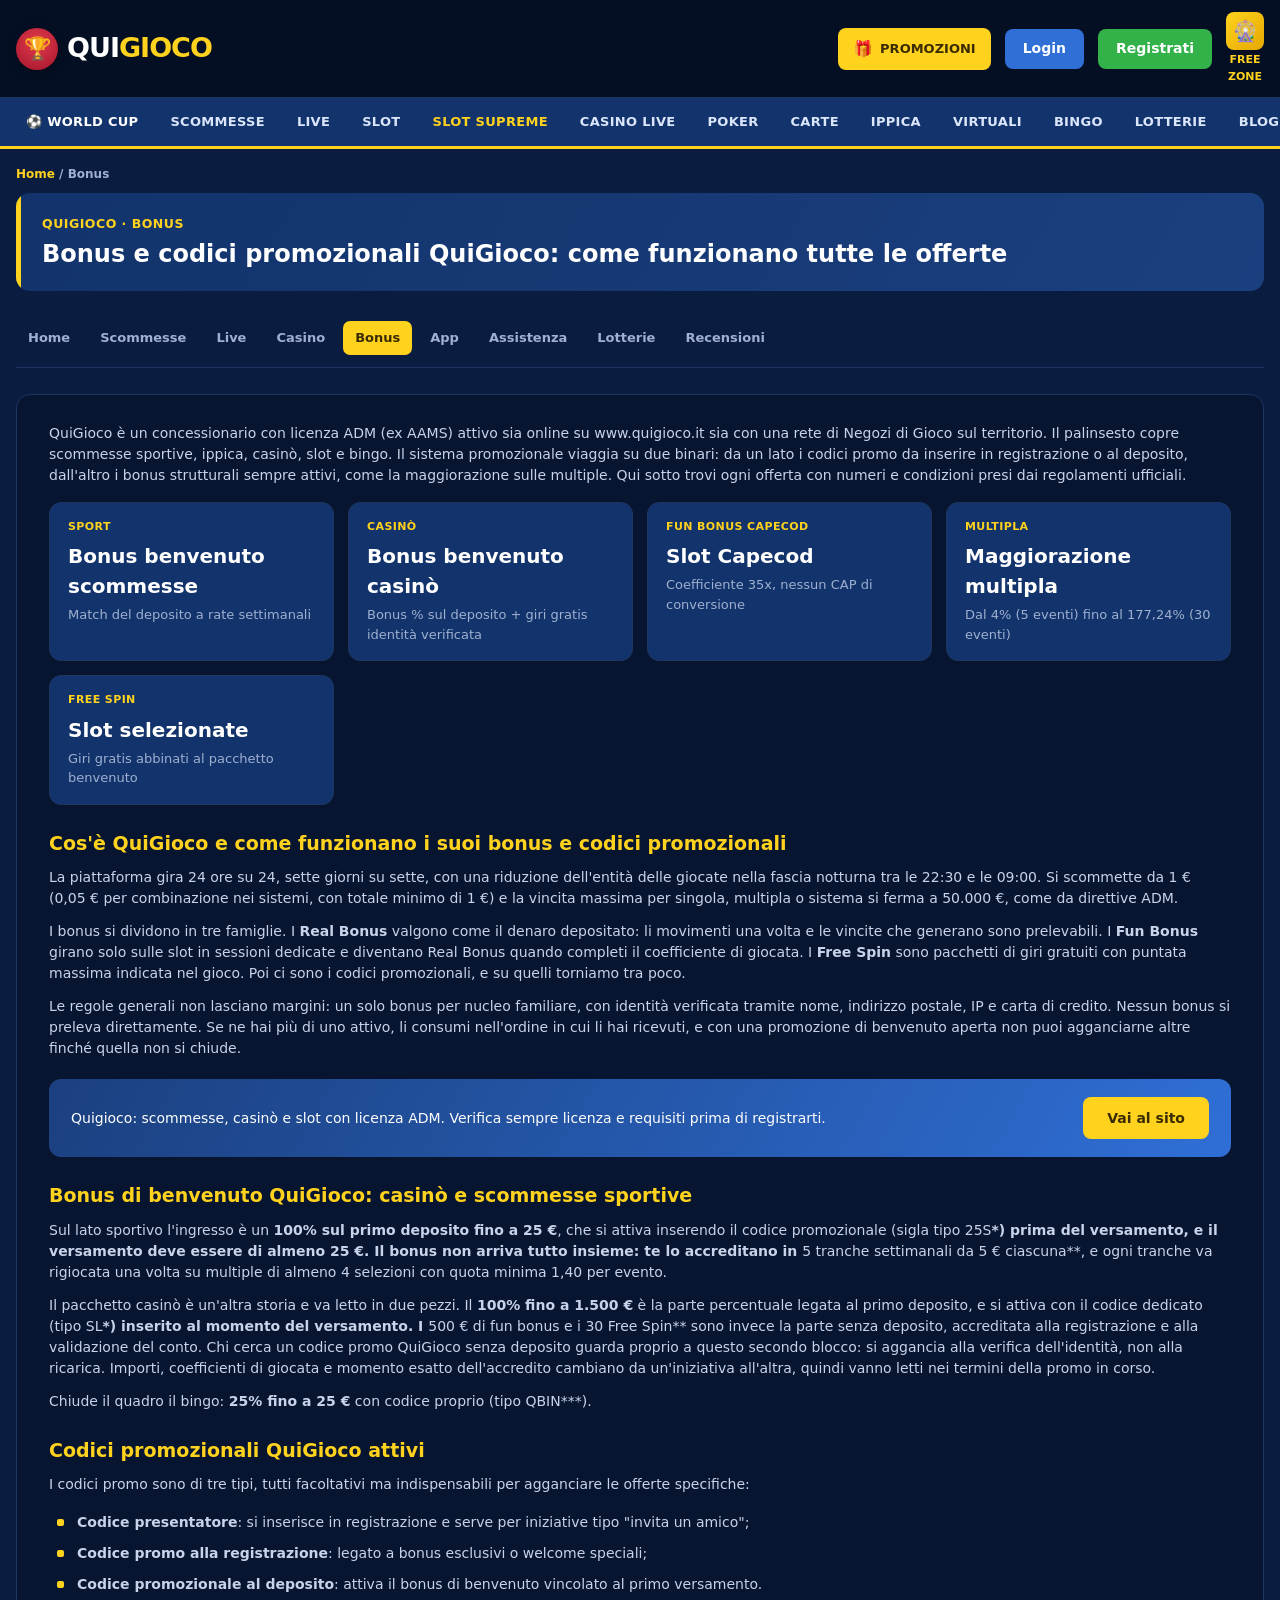
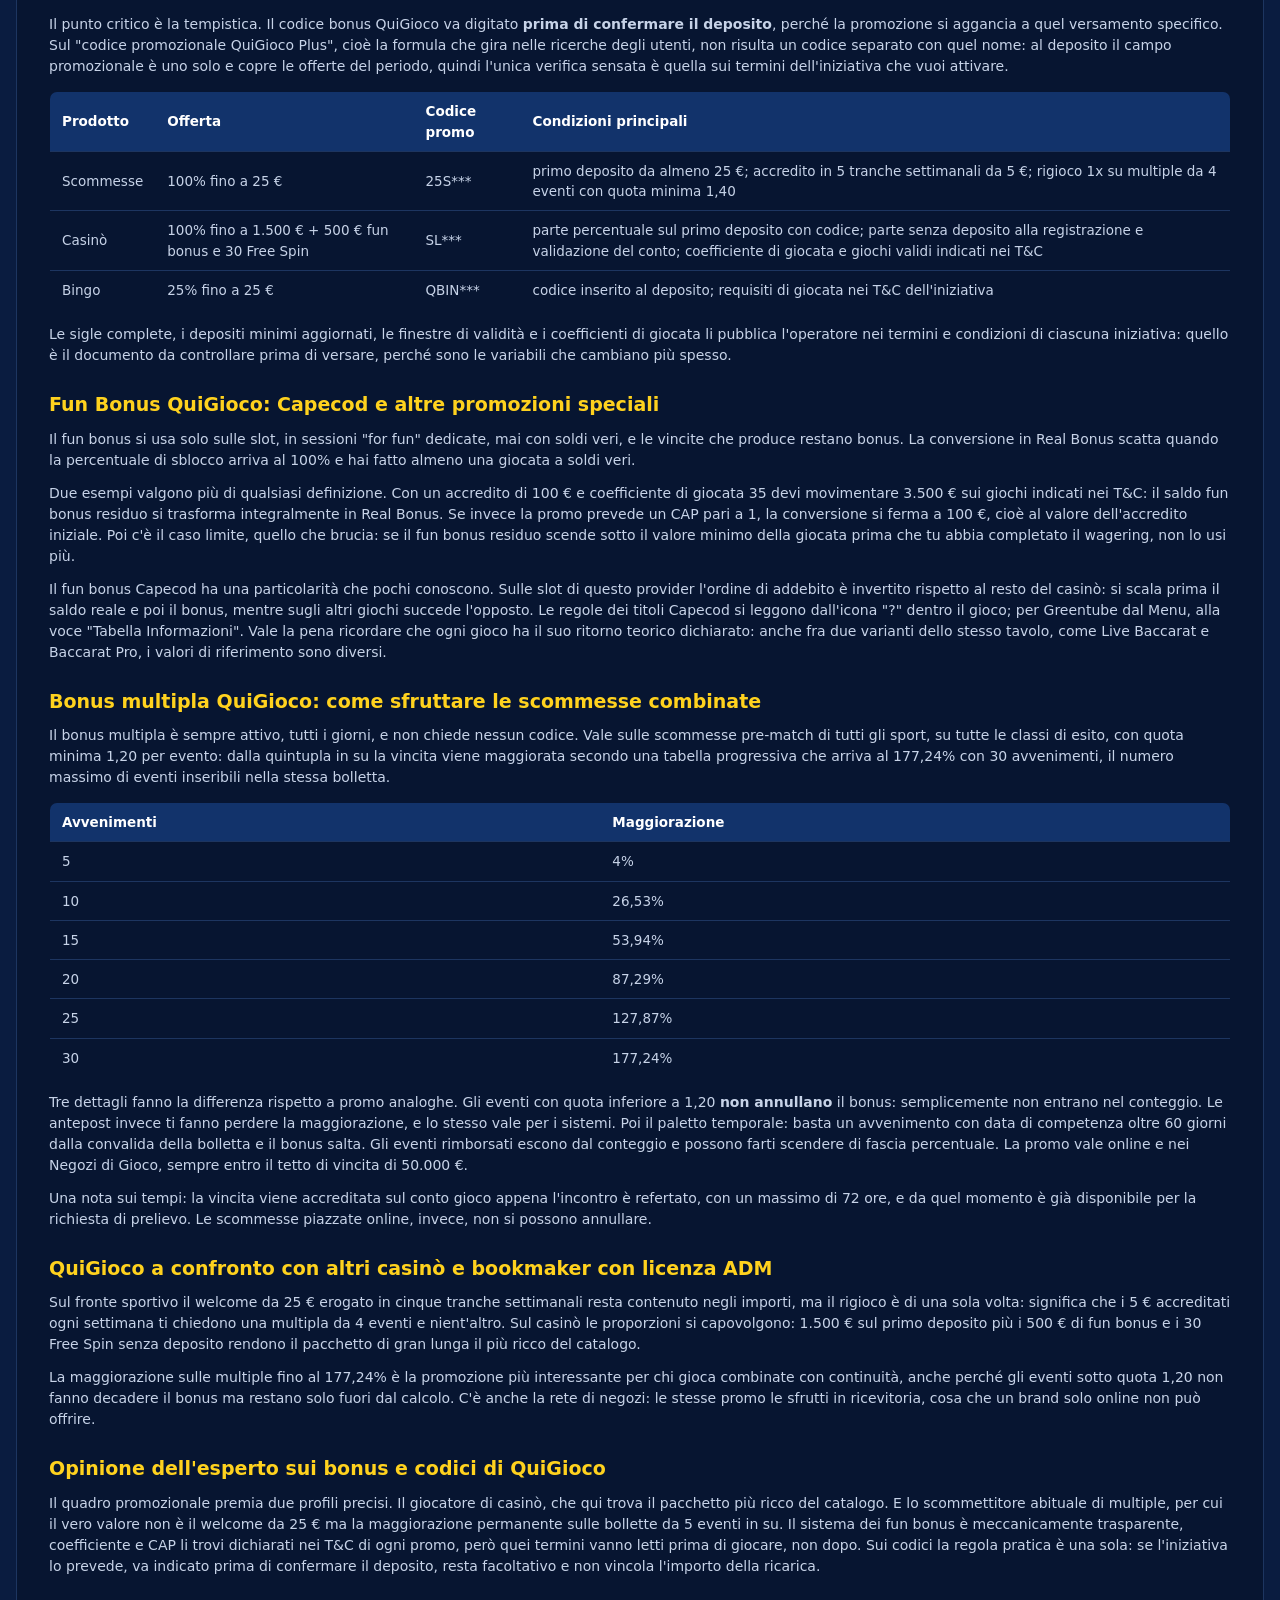
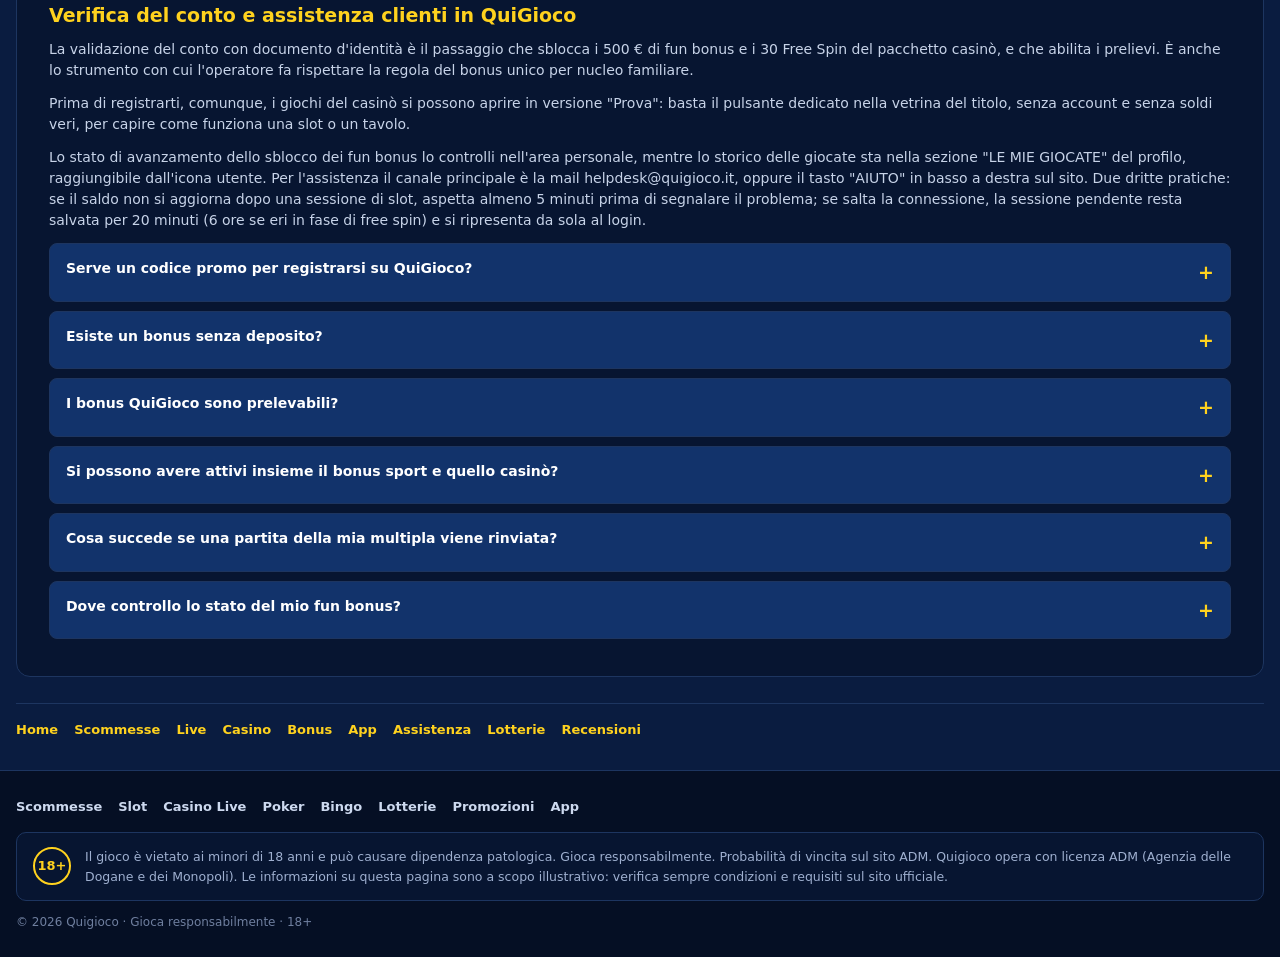
<file: bonus/index.html>
<!DOCTYPE html>
<html lang="it">
<head>
<meta charset="UTF-8">
<meta name="viewport" content="width=device-width, initial-scale=1">
<title>Bonus QuiGioco e codici promo: importi e condizioni</title>
<meta name="description" content="Confronta i bonus QuiGioco: sport 100% fino a 25 €, casinò fino a 1.500 €, 500 € senza deposito e 30 Free Spin. Requisiti e regole dei codici.">
<link rel="canonical" href="https://quigiococasinoit.it.com/bonus/">
<link rel="alternate" hreflang="it-it" href="https://quigiococasinoit.it.com/bonus/">
<link rel="alternate" hreflang="x-default" href="https://quigiococasinoit.it.com/">
<link rel="icon" href="/favicon.svg" type="image/svg+xml">
<link rel="stylesheet" href="/assets/style.css">
<script type="application/ld+json">{"@context": "https://schema.org", "@type": "BreadcrumbList", "itemListElement": [{"@type": "ListItem", "position": 1, "name": "Home", "item": "https://quigiococasinoit.it.com/"}, {"@type": "ListItem", "position": 2, "name": "Bonus e codici promozionali QuiGioco: come funzionano tutte le offerte", "item": "https://quigiococasinoit.it.com/bonus/"}]}</script>
<script type="application/ld+json">{"@context": "https://schema.org", "@type": "FAQPage", "mainEntity": [{"@type": "Question", "name": "Serve un codice promo per registrarsi su QuiGioco?", "acceptedAnswer": {"@type": "Answer", "text": "No, la registrazione è libera. I codici sono facoltativi ma necessari per attivare le offerte specifiche: quello al deposito va inserito prima di confermare il versamento."}}, {"@type": "Question", "name": "Esiste un bonus senza deposito?", "acceptedAnswer": {"@type": "Answer", "text": "Sì: 500 € di fun bonus e 30 Free Spin vengono accreditati alla registrazione e validazione del conto con documento d&#x27;identità. Gli importi e i requisiti di sblocco in vigore sono quelli dei T&amp;C dell&#x27;iniziativa attiva."}}, {"@type": "Question", "name": "I bonus QuiGioco sono prelevabili?", "acceptedAnswer": {"@type": "Answer", "text": "No, nessun bonus si preleva direttamente. Sono prelevabili invece le vincite ottenute dalle giocate con Real Bonus."}}, {"@type": "Question", "name": "Si possono avere attivi insieme il bonus sport e quello casinò?", "acceptedAnswer": {"@type": "Answer", "text": "No. Finché una promozione di benvenuto è attiva non si può aderire ad altre promo, fino alla sua chiusura e comunque entro il periodo di validità."}}, {"@type": "Question", "name": "Cosa succede se una partita della mia multipla viene rinviata?", "acceptedAnswer": {"@type": "Answer", "text": "L&#x27;avvenimento viene rimborsato se non si disputa entro tre giorni dalla data del programma ufficiale: una gara in calendario lunedì alle 13.00 viene rimborsata se non si recupera entro giovedì alle 23.59. In bolletta conta come quota 1, resta fuori dal conteggio del bonus multipla e può ridurre la percentuale di maggiorazione."}}, {"@type": "Question", "name": "Dove controllo lo stato del mio fun bonus?", "acceptedAnswer": {"@type": "Answer", "text": "Nell&#x27;area personale del conto gioco; per alcune promozioni il progresso di sblocco si vede direttamente dentro il gioco."}}]}</script>
</head>
<body>

<header>
  <div class="hdr">
    <a class="logo" href="/" aria-label="Quigioco">
      <span class="q">🏆</span>
      <span class="name">QUI<span>GIOCO</span></span>
    </a>
    <div class="hdr-forms">
      <a class="promo-btn" data-aff href="/referral-link"><span class="gift">🎁</span> PROMOZIONI</a>
      <a class="btn btn-login" data-aff href="/referral-link">Login</a>
      <a class="btn btn-reg" data-aff href="/referral-link">Registrati</a>
      <a class="freezone" data-aff href="/referral-link"><span class="fz">🎡</span>FREE<br>ZONE</a>
    </div>
  </div>
</header>
<nav class="menu">
  <ul>
    <li><a class="on" data-aff href="/referral-link">⚽ World Cup</a></li>
    <li><a data-aff href="/referral-link">Scommesse</a></li>
    <li><a data-aff href="/referral-link">Live</a></li>
    <li><a data-aff href="/referral-link">Slot</a></li>
    <li><a class="gold" data-aff href="/referral-link">Slot Supreme</a></li>
    <li><a data-aff href="/referral-link">Casino Live</a></li>
    <li><a data-aff href="/referral-link">Poker</a></li>
    <li><a data-aff href="/referral-link">Carte</a></li>
    <li><a data-aff href="/referral-link">Ippica</a></li>
    <li><a data-aff href="/referral-link">Virtuali</a></li>
    <li><a data-aff href="/referral-link">Bingo</a></li>
    <li><a data-aff href="/referral-link">Lotterie</a></li>
    <li><a data-aff href="/referral-link">Blog</a></li>
    <li><a data-aff href="/referral-link">VIP Club</a></li>
  </ul>
</nav>
<div class="wrap">
  <div class="crumb"><a href="/">Home</a> / <b>Bonus</b></div>
  <div class="pageHead"><div class="kick">Quigioco · Bonus</div><h1>Bonus e codici promozionali QuiGioco: come funzionano tutte le offerte</h1></div>
  <div class="clusterNav"><a href="/">Home</a><a href="/scommesse/">Scommesse</a><a href="/live/">Live</a><a href="/casino/">Casino</a><a href="/bonus/" class="on">Bonus</a><a href="/app/">App</a><a href="/assistenza/">Assistenza</a><a href="/lotterie/">Lotterie</a><a href="/recensioni/">Recensioni</a></div>
  <article class="seo">
<p>QuiGioco è un concessionario con licenza ADM (ex AAMS) attivo sia online su www.quigioco.it sia con una rete di Negozi di Gioco sul territorio. Il palinsesto copre scommesse sportive, ippica, casinò, slot e bingo. Il sistema promozionale viaggia su due binari: da un lato i codici promo da inserire in registrazione o al deposito, dall&#x27;altro i bonus strutturali sempre attivi, come la maggiorazione sulle multiple. Qui sotto trovi ogni offerta con numeri e condizioni presi dai regolamenti ufficiali.</p><div class="bonuscards"><div class="bonuscard"><div class="tag">Sport</div><div class="amt">Bonus benvenuto scommesse</div><div class="d">Match del deposito a rate settimanali</div></div><div class="bonuscard"><div class="tag">Casinò</div><div class="amt">Bonus benvenuto casinò</div><div class="d">Bonus % sul deposito + giri gratis identità verificata</div></div><div class="bonuscard"><div class="tag">Fun Bonus Capecod</div><div class="amt">Slot Capecod</div><div class="d">Coefficiente 35x, nessun CAP di conversione</div></div><div class="bonuscard"><div class="tag">Multipla</div><div class="amt">Maggiorazione multipla</div><div class="d">Dal 4% (5 eventi) fino al 177,24% (30 eventi)</div></div><div class="bonuscard"><div class="tag">Free Spin</div><div class="amt">Slot selezionate</div><div class="d">Giri gratis abbinati al pacchetto benvenuto</div></div></div>
<h2>Cos&#x27;è QuiGioco e come funzionano i suoi bonus e codici promozionali</h2>
<p>La piattaforma gira 24 ore su 24, sette giorni su sette, con una riduzione dell&#x27;entità delle giocate nella fascia notturna tra le 22:30 e le 09:00. Si scommette da 1 € (0,05 € per combinazione nei sistemi, con totale minimo di 1 €) e la vincita massima per singola, multipla o sistema si ferma a 50.000 €, come da direttive ADM.</p>
<p>I bonus si dividono in tre famiglie. I <b>Real Bonus</b> valgono come il denaro depositato: li movimenti una volta e le vincite che generano sono prelevabili. I <b>Fun Bonus</b> girano solo sulle slot in sessioni dedicate e diventano Real Bonus quando completi il coefficiente di giocata. I <b>Free Spin</b> sono pacchetti di giri gratuiti con puntata massima indicata nel gioco. Poi ci sono i codici promozionali, e su quelli torniamo tra poco.</p>
<p>Le regole generali non lasciano margini: un solo bonus per nucleo familiare, con identità verificata tramite nome, indirizzo postale, IP e carta di credito. Nessun bonus si preleva direttamente. Se ne hai più di uno attivo, li consumi nell&#x27;ordine in cui li hai ricevuti, e con una promozione di benvenuto aperta non puoi agganciarne altre finché quella non si chiude.</p>
<div class="ctabox"><div>Quigioco: scommesse, casinò e slot con licenza ADM. Verifica sempre licenza e requisiti prima di registrarti.</div><a class="btn btn-gold" data-aff href="/referral-link">Vai al sito</a></div><h2>Bonus di benvenuto QuiGioco: casinò e scommesse sportive</h2>
<p>Sul lato sportivo l&#x27;ingresso è un <b>100% sul primo deposito fino a 25 €</b>, che si attiva inserendo il codice promozionale (sigla tipo 25S<b>*) prima del versamento, e il versamento deve essere di almeno 25 €. Il bonus non arriva tutto insieme: te lo accreditano in </b>5 tranche settimanali da 5 € ciascuna**, e ogni tranche va rigiocata una volta su multiple di almeno 4 selezioni con quota minima 1,40 per evento.</p>
<p>Il pacchetto casinò è un&#x27;altra storia e va letto in due pezzi. Il <b>100% fino a 1.500 €</b> è la parte percentuale legata al primo deposito, e si attiva con il codice dedicato (tipo SL<b>*) inserito al momento del versamento. I </b>500 € di fun bonus e i 30 Free Spin** sono invece la parte senza deposito, accreditata alla registrazione e alla validazione del conto. Chi cerca un codice promo QuiGioco senza deposito guarda proprio a questo secondo blocco: si aggancia alla verifica dell&#x27;identità, non alla ricarica. Importi, coefficienti di giocata e momento esatto dell&#x27;accredito cambiano da un&#x27;iniziativa all&#x27;altra, quindi vanno letti nei termini della promo in corso.</p>
<p>Chiude il quadro il bingo: <b>25% fino a 25 €</b> con codice proprio (tipo QBIN***).</p>
<h2>Codici promozionali QuiGioco attivi</h2>
<p>I codici promo sono di tre tipi, tutti facoltativi ma indispensabili per agganciare le offerte specifiche:</p>
<ul><li><b>Codice presentatore</b>: si inserisce in registrazione e serve per iniziative tipo &quot;invita un amico&quot;;</li><li><b>Codice promo alla registrazione</b>: legato a bonus esclusivi o welcome speciali;</li><li><b>Codice promozionale al deposito</b>: attiva il bonus di benvenuto vincolato al primo versamento.</li></ul>
<p>Il punto critico è la tempistica. Il codice bonus QuiGioco va digitato <b>prima di confermare il deposito</b>, perché la promozione si aggancia a quel versamento specifico. Sul &quot;codice promozionale QuiGioco Plus&quot;, cioè la formula che gira nelle ricerche degli utenti, non risulta un codice separato con quel nome: al deposito il campo promozionale è uno solo e copre le offerte del periodo, quindi l&#x27;unica verifica sensata è quella sui termini dell&#x27;iniziativa che vuoi attivare.</p>
<div class="mdtable"><table><thead><tr><th>Prodotto</th><th>Offerta</th><th>Codice promo</th><th>Condizioni principali</th></tr></thead><tbody><tr><td>Scommesse</td><td>100% fino a 25 €</td><td>25S***</td><td>primo deposito da almeno 25 €; accredito in 5 tranche settimanali da 5 €; rigioco 1x su multiple da 4 eventi con quota minima 1,40</td></tr><tr><td>Casinò</td><td>100% fino a 1.500 € + 500 € fun bonus e 30 Free Spin</td><td>SL***</td><td>parte percentuale sul primo deposito con codice; parte senza deposito alla registrazione e validazione del conto; coefficiente di giocata e giochi validi indicati nei T&amp;C</td></tr><tr><td>Bingo</td><td>25% fino a 25 €</td><td>QBIN***</td><td>codice inserito al deposito; requisiti di giocata nei T&amp;C dell&#x27;iniziativa</td></tr></tbody></table></div>
<p>Le sigle complete, i depositi minimi aggiornati, le finestre di validità e i coefficienti di giocata li pubblica l&#x27;operatore nei termini e condizioni di ciascuna iniziativa: quello è il documento da controllare prima di versare, perché sono le variabili che cambiano più spesso.</p>
<h2>Fun Bonus QuiGioco: Capecod e altre promozioni speciali</h2>
<p>Il fun bonus si usa solo sulle slot, in sessioni &quot;for fun&quot; dedicate, mai con soldi veri, e le vincite che produce restano bonus. La conversione in Real Bonus scatta quando la percentuale di sblocco arriva al 100% e hai fatto almeno una giocata a soldi veri.</p>
<p>Due esempi valgono più di qualsiasi definizione. Con un accredito di 100 € e coefficiente di giocata 35 devi movimentare 3.500 € sui giochi indicati nei T&amp;C: il saldo fun bonus residuo si trasforma integralmente in Real Bonus. Se invece la promo prevede un CAP pari a 1, la conversione si ferma a 100 €, cioè al valore dell&#x27;accredito iniziale. Poi c&#x27;è il caso limite, quello che brucia: se il fun bonus residuo scende sotto il valore minimo della giocata prima che tu abbia completato il wagering, non lo usi più.</p>
<p>Il fun bonus Capecod ha una particolarità che pochi conoscono. Sulle slot di questo provider l&#x27;ordine di addebito è invertito rispetto al resto del casinò: si scala prima il saldo reale e poi il bonus, mentre sugli altri giochi succede l&#x27;opposto. Le regole dei titoli Capecod si leggono dall&#x27;icona &quot;?&quot; dentro il gioco; per Greentube dal Menu, alla voce &quot;Tabella Informazioni&quot;. Vale la pena ricordare che ogni gioco ha il suo ritorno teorico dichiarato: anche fra due varianti dello stesso tavolo, come Live Baccarat e Baccarat Pro, i valori di riferimento sono diversi.</p>
<h2>Bonus multipla QuiGioco: come sfruttare le scommesse combinate</h2>
<p>Il bonus multipla è sempre attivo, tutti i giorni, e non chiede nessun codice. Vale sulle scommesse pre-match di tutti gli sport, su tutte le classi di esito, con quota minima 1,20 per evento: dalla quintupla in su la vincita viene maggiorata secondo una tabella progressiva che arriva al 177,24% con 30 avvenimenti, il numero massimo di eventi inseribili nella stessa bolletta.</p>
<div class="mdtable"><table><thead><tr><th>Avvenimenti</th><th>Maggiorazione</th></tr></thead><tbody><tr><td>5</td><td>4%</td></tr><tr><td>10</td><td>26,53%</td></tr><tr><td>15</td><td>53,94%</td></tr><tr><td>20</td><td>87,29%</td></tr><tr><td>25</td><td>127,87%</td></tr><tr><td>30</td><td>177,24%</td></tr></tbody></table></div>
<p>Tre dettagli fanno la differenza rispetto a promo analoghe. Gli eventi con quota inferiore a 1,20 <b>non annullano</b> il bonus: semplicemente non entrano nel conteggio. Le antepost invece ti fanno perdere la maggiorazione, e lo stesso vale per i sistemi. Poi il paletto temporale: basta un avvenimento con data di competenza oltre 60 giorni dalla convalida della bolletta e il bonus salta. Gli eventi rimborsati escono dal conteggio e possono farti scendere di fascia percentuale. La promo vale online e nei Negozi di Gioco, sempre entro il tetto di vincita di 50.000 €.</p>
<p>Una nota sui tempi: la vincita viene accreditata sul conto gioco appena l&#x27;incontro è refertato, con un massimo di 72 ore, e da quel momento è già disponibile per la richiesta di prelievo. Le scommesse piazzate online, invece, non si possono annullare.</p>
<h2>QuiGioco a confronto con altri casinò e bookmaker con licenza ADM</h2>
<p>Sul fronte sportivo il welcome da 25 € erogato in cinque tranche settimanali resta contenuto negli importi, ma il rigioco è di una sola volta: significa che i 5 € accreditati ogni settimana ti chiedono una multipla da 4 eventi e nient&#x27;altro. Sul casinò le proporzioni si capovolgono: 1.500 € sul primo deposito più i 500 € di fun bonus e i 30 Free Spin senza deposito rendono il pacchetto di gran lunga il più ricco del catalogo.</p>
<p>La maggiorazione sulle multiple fino al 177,24% è la promozione più interessante per chi gioca combinate con continuità, anche perché gli eventi sotto quota 1,20 non fanno decadere il bonus ma restano solo fuori dal calcolo. C&#x27;è anche la rete di negozi: le stesse promo le sfrutti in ricevitoria, cosa che un brand solo online non può offrire.</p>
<h2>Opinione dell&#x27;esperto sui bonus e codici di QuiGioco</h2>
<p>Il quadro promozionale premia due profili precisi. Il giocatore di casinò, che qui trova il pacchetto più ricco del catalogo. E lo scommettitore abituale di multiple, per cui il vero valore non è il welcome da 25 € ma la maggiorazione permanente sulle bollette da 5 eventi in su. Il sistema dei fun bonus è meccanicamente trasparente, coefficiente e CAP li trovi dichiarati nei T&amp;C di ogni promo, però quei termini vanno letti prima di giocare, non dopo. Sui codici la regola pratica è una sola: se l&#x27;iniziativa lo prevede, va indicato prima di confermare il deposito, resta facoltativo e non vincola l&#x27;importo della ricarica.</p>
<h2>Verifica del conto e assistenza clienti in QuiGioco</h2>
<p>La validazione del conto con documento d&#x27;identità è il passaggio che sblocca i 500 € di fun bonus e i 30 Free Spin del pacchetto casinò, e che abilita i prelievi. È anche lo strumento con cui l&#x27;operatore fa rispettare la regola del bonus unico per nucleo familiare.</p>
<p>Prima di registrarti, comunque, i giochi del casinò si possono aprire in versione &quot;Prova&quot;: basta il pulsante dedicato nella vetrina del titolo, senza account e senza soldi veri, per capire come funziona una slot o un tavolo.</p>
<p>Lo stato di avanzamento dello sblocco dei fun bonus lo controlli nell&#x27;area personale, mentre lo storico delle giocate sta nella sezione &quot;LE MIE GIOCATE&quot; del profilo, raggiungibile dall&#x27;icona utente. Per l&#x27;assistenza il canale principale è la mail helpdesk@quigioco.it, oppure il tasto &quot;AIUTO&quot; in basso a destra sul sito. Due dritte pratiche: se il saldo non si aggiorna dopo una sessione di slot, aspetta almeno 5 minuti prima di segnalare il problema; se salta la connessione, la sessione pendente resta salvata per 20 minuti (6 ore se eri in fase di free spin) e si ripresenta da sola al login.</p>
<div class="faq"><details><summary>Serve un codice promo per registrarsi su QuiGioco?</summary><div class="ans">No, la registrazione è libera. I codici sono facoltativi ma necessari per attivare le offerte specifiche: quello al deposito va inserito prima di confermare il versamento.</div></details>
<details><summary>Esiste un bonus senza deposito?</summary><div class="ans">Sì: 500 € di fun bonus e 30 Free Spin vengono accreditati alla registrazione e validazione del conto con documento d&#x27;identità. Gli importi e i requisiti di sblocco in vigore sono quelli dei T&amp;C dell&#x27;iniziativa attiva.</div></details>
<details><summary>I bonus QuiGioco sono prelevabili?</summary><div class="ans">No, nessun bonus si preleva direttamente. Sono prelevabili invece le vincite ottenute dalle giocate con Real Bonus.</div></details>
<details><summary>Si possono avere attivi insieme il bonus sport e quello casinò?</summary><div class="ans">No. Finché una promozione di benvenuto è attiva non si può aderire ad altre promo, fino alla sua chiusura e comunque entro il periodo di validità.</div></details>
<details><summary>Cosa succede se una partita della mia multipla viene rinviata?</summary><div class="ans">L&#x27;avvenimento viene rimborsato se non si disputa entro tre giorni dalla data del programma ufficiale: una gara in calendario lunedì alle 13.00 viene rimborsata se non si recupera entro giovedì alle 23.59. In bolletta conta come quota 1, resta fuori dal conteggio del bonus multipla e può ridurre la percentuale di maggiorazione.</div></details>
<details><summary>Dove controllo lo stato del mio fun bonus?</summary><div class="ans">Nell&#x27;area personale del conto gioco; per alcune promozioni il progresso di sblocco si vede direttamente dentro il gioco.</div></details></div>
  </article>
  <div class="clusterFoot"><a href="/">Home</a><a href="/scommesse/">Scommesse</a><a href="/live/">Live</a><a href="/casino/">Casino</a><a href="/bonus/">Bonus</a><a href="/app/">App</a><a href="/assistenza/">Assistenza</a><a href="/lotterie/">Lotterie</a><a href="/recensioni/">Recensioni</a></div>
</div>
<footer>
  <div class="foot-in">
    <div class="foot-nav">
      <a data-aff href="/referral-link">Scommesse</a>
      <a data-aff href="/referral-link">Slot</a>
      <a data-aff href="/referral-link">Casino Live</a>
      <a data-aff href="/referral-link">Poker</a>
      <a data-aff href="/referral-link">Bingo</a>
      <a data-aff href="/referral-link">Lotterie</a>
      <a data-aff href="/referral-link">Promozioni</a>
      <a data-aff href="/referral-link">App</a>
    </div>
    <div class="foot-comp">
      <span class="age">18+</span>
      <span>Il gioco è vietato ai minori di 18 anni e può causare dipendenza patologica. Gioca responsabilmente. Probabilità di vincita sul sito ADM. Quigioco opera con licenza ADM (Agenzia delle Dogane e dei Monopoli). Le informazioni su questa pagina sono a scopo illustrativo: verifica sempre condizioni e requisiti sul sito ufficiale.</span>
    </div>
    <div class="foot-low">© 2026 Quigioco · Gioca responsabilmente · 18+</div>
  </div>
</footer>
<script>
// ⚠ Link affiliato Quigioco — INSERISCI QUI il link reale (ora segnaposto "#", link disattivati).
document.addEventListener('DOMContentLoaded',function(){
  var AFF="#"; // <-- metti qui l'URL affiliato; tutti i CTA si aggiornano da soli
  document.querySelectorAll('[data-aff]').forEach(function(a){
    if(AFF!=="#"){a.setAttribute('href',AFF);a.setAttribute('target','_blank');a.setAttribute('rel','sponsored nofollow noopener');}
  });
  // finché le immagini slot non sono scaricate (CDN 403), nascondi le img rotte → tile blu pulita
  document.querySelectorAll('.tile img').forEach(function(i){ i.onerror=function(){ i.style.display='none'; }; });
});
</script>
</body>
</html>
</file>
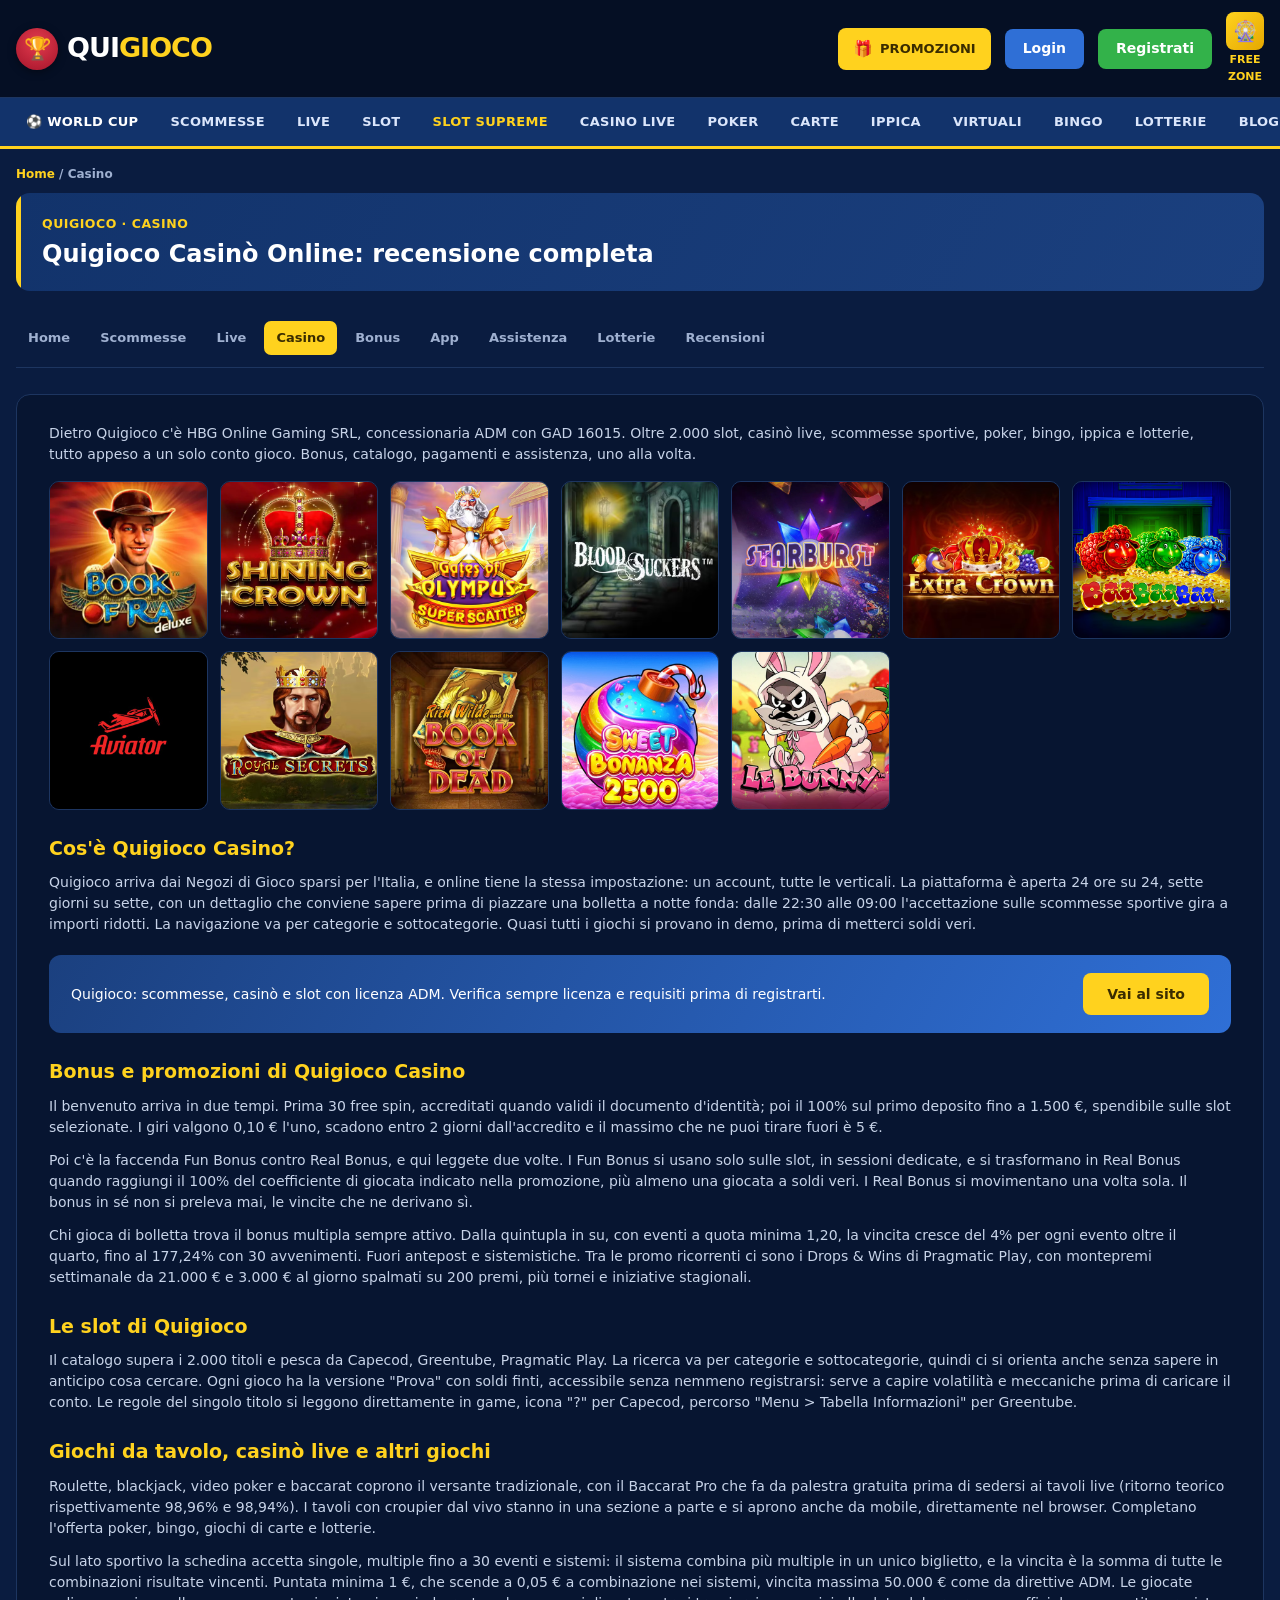
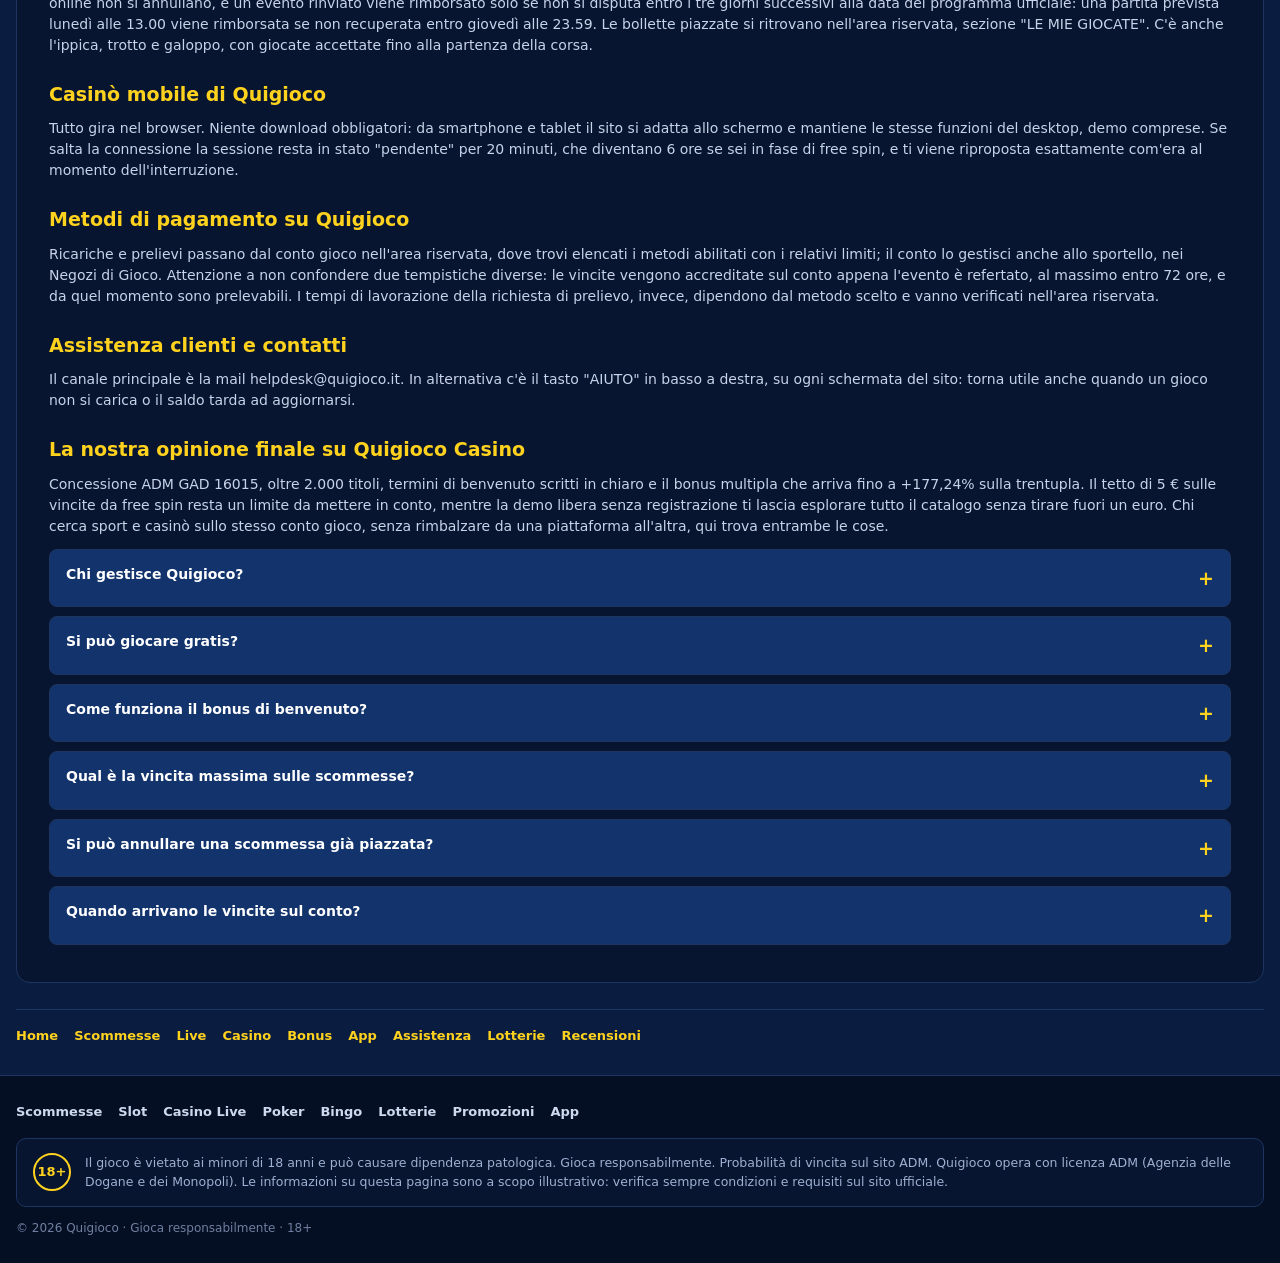
<file: casino/index.html>
<!DOCTYPE html>
<html lang="it">
<head>
<meta charset="UTF-8">
<meta name="viewport" content="width=device-width, initial-scale=1">
<title>Quigioco Casinò Online e Slot: Bonus, Giochi, Recensione</title>
<meta name="description" content="Scopri come funziona Quigioco: oltre 2.000 slot, 30 free spin e bonus del 100% fino a 1.500 €. Valutiamo pagamenti, assistenza e licenza ADM.">
<link rel="canonical" href="https://quigiococasinoit.it.com/casino/">
<link rel="alternate" hreflang="it-it" href="https://quigiococasinoit.it.com/casino/">
<link rel="alternate" hreflang="x-default" href="https://quigiococasinoit.it.com/">
<link rel="icon" href="/favicon.svg" type="image/svg+xml">
<link rel="stylesheet" href="/assets/style.css">
<script type="application/ld+json">{"@context": "https://schema.org", "@type": "BreadcrumbList", "itemListElement": [{"@type": "ListItem", "position": 1, "name": "Home", "item": "https://quigiococasinoit.it.com/"}, {"@type": "ListItem", "position": 2, "name": "Quigioco Casinò Online: recensione completa", "item": "https://quigiococasinoit.it.com/casino/"}]}</script>
<script type="application/ld+json">{"@context": "https://schema.org", "@type": "FAQPage", "mainEntity": [{"@type": "Question", "name": "Chi gestisce Quigioco?", "acceptedAnswer": {"@type": "Answer", "text": "HBG Online Gaming SRL, con concessione ADM GAD 16015."}}, {"@type": "Question", "name": "Si può giocare gratis?", "acceptedAnswer": {"@type": "Answer", "text": "Sì. Quasi tutti i giochi hanno la modalità &quot;Prova&quot; con soldi finti, e non serve nemmeno registrarsi."}}, {"@type": "Question", "name": "Come funziona il bonus di benvenuto?", "acceptedAnswer": {"@type": "Answer", "text": "30 free spin alla validazione del documento, poi il 100% sul primo deposito fino a 1.500 € da usare sulle slot selezionate."}}, {"@type": "Question", "name": "Qual è la vincita massima sulle scommesse?", "acceptedAnswer": {"@type": "Answer", "text": "50.000 €, su singole, multiple e sistemi, secondo le direttive ADM."}}, {"@type": "Question", "name": "Si può annullare una scommessa già piazzata?", "acceptedAnswer": {"@type": "Answer", "text": "No, le scommesse effettuate online non possono essere annullate."}}, {"@type": "Question", "name": "Quando arrivano le vincite sul conto?", "acceptedAnswer": {"@type": "Answer", "text": "Dopo la refertazione dell&#x27;evento, entro un massimo di 72 ore, e sono subito prelevabili."}}]}</script>
</head>
<body>

<header>
  <div class="hdr">
    <a class="logo" href="/" aria-label="Quigioco">
      <span class="q">🏆</span>
      <span class="name">QUI<span>GIOCO</span></span>
    </a>
    <div class="hdr-forms">
      <a class="promo-btn" data-aff href="/referral-link"><span class="gift">🎁</span> PROMOZIONI</a>
      <a class="btn btn-login" data-aff href="/referral-link">Login</a>
      <a class="btn btn-reg" data-aff href="/referral-link">Registrati</a>
      <a class="freezone" data-aff href="/referral-link"><span class="fz">🎡</span>FREE<br>ZONE</a>
    </div>
  </div>
</header>
<nav class="menu">
  <ul>
    <li><a class="on" data-aff href="/referral-link">⚽ World Cup</a></li>
    <li><a data-aff href="/referral-link">Scommesse</a></li>
    <li><a data-aff href="/referral-link">Live</a></li>
    <li><a data-aff href="/referral-link">Slot</a></li>
    <li><a class="gold" data-aff href="/referral-link">Slot Supreme</a></li>
    <li><a data-aff href="/referral-link">Casino Live</a></li>
    <li><a data-aff href="/referral-link">Poker</a></li>
    <li><a data-aff href="/referral-link">Carte</a></li>
    <li><a data-aff href="/referral-link">Ippica</a></li>
    <li><a data-aff href="/referral-link">Virtuali</a></li>
    <li><a data-aff href="/referral-link">Bingo</a></li>
    <li><a data-aff href="/referral-link">Lotterie</a></li>
    <li><a data-aff href="/referral-link">Blog</a></li>
    <li><a data-aff href="/referral-link">VIP Club</a></li>
  </ul>
</nav>
<div class="wrap">
  <div class="crumb"><a href="/">Home</a> / <b>Casino</b></div>
  <div class="pageHead"><div class="kick">Quigioco · Casino</div><h1>Quigioco Casinò Online: recensione completa</h1></div>
  <div class="clusterNav"><a href="/">Home</a><a href="/scommesse/">Scommesse</a><a href="/live/">Live</a><a href="/casino/" class="on">Casino</a><a href="/bonus/">Bonus</a><a href="/app/">App</a><a href="/assistenza/">Assistenza</a><a href="/lotterie/">Lotterie</a><a href="/recensioni/">Recensioni</a></div>
  <article class="seo">
<p>Dietro Quigioco c&#x27;è HBG Online Gaming SRL, concessionaria ADM con GAD 16015. Oltre 2.000 slot, casinò live, scommesse sportive, poker, bingo, ippica e lotterie, tutto appeso a un solo conto gioco. Bonus, catalogo, pagamenti e assistenza, uno alla volta.</p><div class="slotgrid"><a data-aff href="/referral-link"><img src="/assets/games/GREENTUBE-20227.jpg" alt="Book of Ra Deluxe" loading="lazy"></a><a data-aff href="/referral-link"><img src="/assets/games/AMUSNET-95881.jpg" alt="Shining Crown" loading="lazy"></a><a data-aff href="/referral-link"><img src="/assets/games/PRAGMATIC-199014.jpg" alt="Gates of Olympus" loading="lazy"></a><a data-aff href="/referral-link"><img src="/assets/games/NETENT-222081.jpg" alt="Blood Suckers" loading="lazy"></a><a data-aff href="/referral-link"><img src="/assets/games/NETENT-211007.jpg" alt="Starburst" loading="lazy"></a><a data-aff href="/referral-link"><img src="/assets/games/AMUSNET-147987.jpg" alt="Extra Crown" loading="lazy"></a><a data-aff href="/referral-link"><img src="/assets/games/PLAYTECH-234428.jpg" alt="Baa Baa Baa" loading="lazy"></a><a data-aff href="/referral-link"><img src="/assets/games/SPRIBE-85089.jpg" alt="Aviator" loading="lazy"></a><a data-aff href="/referral-link"><img src="/assets/games/AMUSNET-92820.jpg" alt="Royal Secrets" loading="lazy"></a><a data-aff href="/referral-link"><img src="/assets/games/playngo-226997.jpg" alt="Book of Dead" loading="lazy"></a><a data-aff href="/referral-link"><img src="/assets/games/PRAGMATIC-244958.jpg" alt="Sweet Bonanza 2500" loading="lazy"></a><a data-aff href="/referral-link"><img src="/assets/games/HACKSAW-229000.jpg" alt="Le Bunny" loading="lazy"></a></div>
<h2>Cos&#x27;è Quigioco Casino?</h2>
<p>Quigioco arriva dai Negozi di Gioco sparsi per l&#x27;Italia, e online tiene la stessa impostazione: un account, tutte le verticali. La piattaforma è aperta 24 ore su 24, sette giorni su sette, con un dettaglio che conviene sapere prima di piazzare una bolletta a notte fonda: dalle 22:30 alle 09:00 l&#x27;accettazione sulle scommesse sportive gira a importi ridotti. La navigazione va per categorie e sottocategorie. Quasi tutti i giochi si provano in demo, prima di metterci soldi veri.</p>
<div class="ctabox"><div>Quigioco: scommesse, casinò e slot con licenza ADM. Verifica sempre licenza e requisiti prima di registrarti.</div><a class="btn btn-gold" data-aff href="/referral-link">Vai al sito</a></div><h2>Bonus e promozioni di Quigioco Casino</h2>
<p>Il benvenuto arriva in due tempi. Prima 30 free spin, accreditati quando validi il documento d&#x27;identità; poi il 100% sul primo deposito fino a 1.500 €, spendibile sulle slot selezionate. I giri valgono 0,10 € l&#x27;uno, scadono entro 2 giorni dall&#x27;accredito e il massimo che ne puoi tirare fuori è 5 €.</p>
<p>Poi c&#x27;è la faccenda Fun Bonus contro Real Bonus, e qui leggete due volte. I Fun Bonus si usano solo sulle slot, in sessioni dedicate, e si trasformano in Real Bonus quando raggiungi il 100% del coefficiente di giocata indicato nella promozione, più almeno una giocata a soldi veri. I Real Bonus si movimentano una volta sola. Il bonus in sé non si preleva mai, le vincite che ne derivano sì.</p>
<p>Chi gioca di bolletta trova il bonus multipla sempre attivo. Dalla quintupla in su, con eventi a quota minima 1,20, la vincita cresce del 4% per ogni evento oltre il quarto, fino al 177,24% con 30 avvenimenti. Fuori antepost e sistemistiche. Tra le promo ricorrenti ci sono i Drops &amp; Wins di Pragmatic Play, con montepremi settimanale da 21.000 € e 3.000 € al giorno spalmati su 200 premi, più tornei e iniziative stagionali.</p>
<h2>Le slot di Quigioco</h2>
<p>Il catalogo supera i 2.000 titoli e pesca da Capecod, Greentube, Pragmatic Play. La ricerca va per categorie e sottocategorie, quindi ci si orienta anche senza sapere in anticipo cosa cercare. Ogni gioco ha la versione &quot;Prova&quot; con soldi finti, accessibile senza nemmeno registrarsi: serve a capire volatilità e meccaniche prima di caricare il conto. Le regole del singolo titolo si leggono direttamente in game, icona &quot;?&quot; per Capecod, percorso &quot;Menu &gt; Tabella Informazioni&quot; per Greentube.</p>
<h2>Giochi da tavolo, casinò live e altri giochi</h2>
<p>Roulette, blackjack, video poker e baccarat coprono il versante tradizionale, con il Baccarat Pro che fa da palestra gratuita prima di sedersi ai tavoli live (ritorno teorico rispettivamente 98,96% e 98,94%). I tavoli con croupier dal vivo stanno in una sezione a parte e si aprono anche da mobile, direttamente nel browser. Completano l&#x27;offerta poker, bingo, giochi di carte e lotterie.</p>
<p>Sul lato sportivo la schedina accetta singole, multiple fino a 30 eventi e sistemi: il sistema combina più multiple in un unico biglietto, e la vincita è la somma di tutte le combinazioni risultate vincenti. Puntata minima 1 €, che scende a 0,05 € a combinazione nei sistemi, vincita massima 50.000 € come da direttive ADM. Le giocate online non si annullano, e un evento rinviato viene rimborsato solo se non si disputa entro i tre giorni successivi alla data del programma ufficiale: una partita prevista lunedì alle 13.00 viene rimborsata se non recuperata entro giovedì alle 23.59. Le bollette piazzate si ritrovano nell&#x27;area riservata, sezione &quot;LE MIE GIOCATE&quot;. C&#x27;è anche l&#x27;ippica, trotto e galoppo, con giocate accettate fino alla partenza della corsa.</p>
<h2>Casinò mobile di Quigioco</h2>
<p>Tutto gira nel browser. Niente download obbligatori: da smartphone e tablet il sito si adatta allo schermo e mantiene le stesse funzioni del desktop, demo comprese. Se salta la connessione la sessione resta in stato &quot;pendente&quot; per 20 minuti, che diventano 6 ore se sei in fase di free spin, e ti viene riproposta esattamente com&#x27;era al momento dell&#x27;interruzione.</p>
<h2>Metodi di pagamento su Quigioco</h2>
<p>Ricariche e prelievi passano dal conto gioco nell&#x27;area riservata, dove trovi elencati i metodi abilitati con i relativi limiti; il conto lo gestisci anche allo sportello, nei Negozi di Gioco. Attenzione a non confondere due tempistiche diverse: le vincite vengono accreditate sul conto appena l&#x27;evento è refertato, al massimo entro 72 ore, e da quel momento sono prelevabili. I tempi di lavorazione della richiesta di prelievo, invece, dipendono dal metodo scelto e vanno verificati nell&#x27;area riservata.</p>
<h2>Assistenza clienti e contatti</h2>
<p>Il canale principale è la mail helpdesk@quigioco.it. In alternativa c&#x27;è il tasto &quot;AIUTO&quot; in basso a destra, su ogni schermata del sito: torna utile anche quando un gioco non si carica o il saldo tarda ad aggiornarsi.</p>
<h2>La nostra opinione finale su Quigioco Casino</h2>
<p>Concessione ADM GAD 16015, oltre 2.000 titoli, termini di benvenuto scritti in chiaro e il bonus multipla che arriva fino a +177,24% sulla trentupla. Il tetto di 5 € sulle vincite da free spin resta un limite da mettere in conto, mentre la demo libera senza registrazione ti lascia esplorare tutto il catalogo senza tirare fuori un euro. Chi cerca sport e casinò sullo stesso conto gioco, senza rimbalzare da una piattaforma all&#x27;altra, qui trova entrambe le cose.</p>
<div class="faq"><details><summary>Chi gestisce Quigioco?</summary><div class="ans">HBG Online Gaming SRL, con concessione ADM GAD 16015.</div></details>
<details><summary>Si può giocare gratis?</summary><div class="ans">Sì. Quasi tutti i giochi hanno la modalità &quot;Prova&quot; con soldi finti, e non serve nemmeno registrarsi.</div></details>
<details><summary>Come funziona il bonus di benvenuto?</summary><div class="ans">30 free spin alla validazione del documento, poi il 100% sul primo deposito fino a 1.500 € da usare sulle slot selezionate.</div></details>
<details><summary>Qual è la vincita massima sulle scommesse?</summary><div class="ans">50.000 €, su singole, multiple e sistemi, secondo le direttive ADM.</div></details>
<details><summary>Si può annullare una scommessa già piazzata?</summary><div class="ans">No, le scommesse effettuate online non possono essere annullate.</div></details>
<details><summary>Quando arrivano le vincite sul conto?</summary><div class="ans">Dopo la refertazione dell&#x27;evento, entro un massimo di 72 ore, e sono subito prelevabili.</div></details></div>
  </article>
  <div class="clusterFoot"><a href="/">Home</a><a href="/scommesse/">Scommesse</a><a href="/live/">Live</a><a href="/casino/">Casino</a><a href="/bonus/">Bonus</a><a href="/app/">App</a><a href="/assistenza/">Assistenza</a><a href="/lotterie/">Lotterie</a><a href="/recensioni/">Recensioni</a></div>
</div>
<footer>
  <div class="foot-in">
    <div class="foot-nav">
      <a data-aff href="/referral-link">Scommesse</a>
      <a data-aff href="/referral-link">Slot</a>
      <a data-aff href="/referral-link">Casino Live</a>
      <a data-aff href="/referral-link">Poker</a>
      <a data-aff href="/referral-link">Bingo</a>
      <a data-aff href="/referral-link">Lotterie</a>
      <a data-aff href="/referral-link">Promozioni</a>
      <a data-aff href="/referral-link">App</a>
    </div>
    <div class="foot-comp">
      <span class="age">18+</span>
      <span>Il gioco è vietato ai minori di 18 anni e può causare dipendenza patologica. Gioca responsabilmente. Probabilità di vincita sul sito ADM. Quigioco opera con licenza ADM (Agenzia delle Dogane e dei Monopoli). Le informazioni su questa pagina sono a scopo illustrativo: verifica sempre condizioni e requisiti sul sito ufficiale.</span>
    </div>
    <div class="foot-low">© 2026 Quigioco · Gioca responsabilmente · 18+</div>
  </div>
</footer>
<script>
// ⚠ Link affiliato Quigioco — INSERISCI QUI il link reale (ora segnaposto "#", link disattivati).
document.addEventListener('DOMContentLoaded',function(){
  var AFF="#"; // <-- metti qui l'URL affiliato; tutti i CTA si aggiornano da soli
  document.querySelectorAll('[data-aff]').forEach(function(a){
    if(AFF!=="#"){a.setAttribute('href',AFF);a.setAttribute('target','_blank');a.setAttribute('rel','sponsored nofollow noopener');}
  });
  // finché le immagini slot non sono scaricate (CDN 403), nascondi le img rotte → tile blu pulita
  document.querySelectorAll('.tile img').forEach(function(i){ i.onerror=function(){ i.style.display='none'; }; });
});
</script>
</body>
</html>
</file>
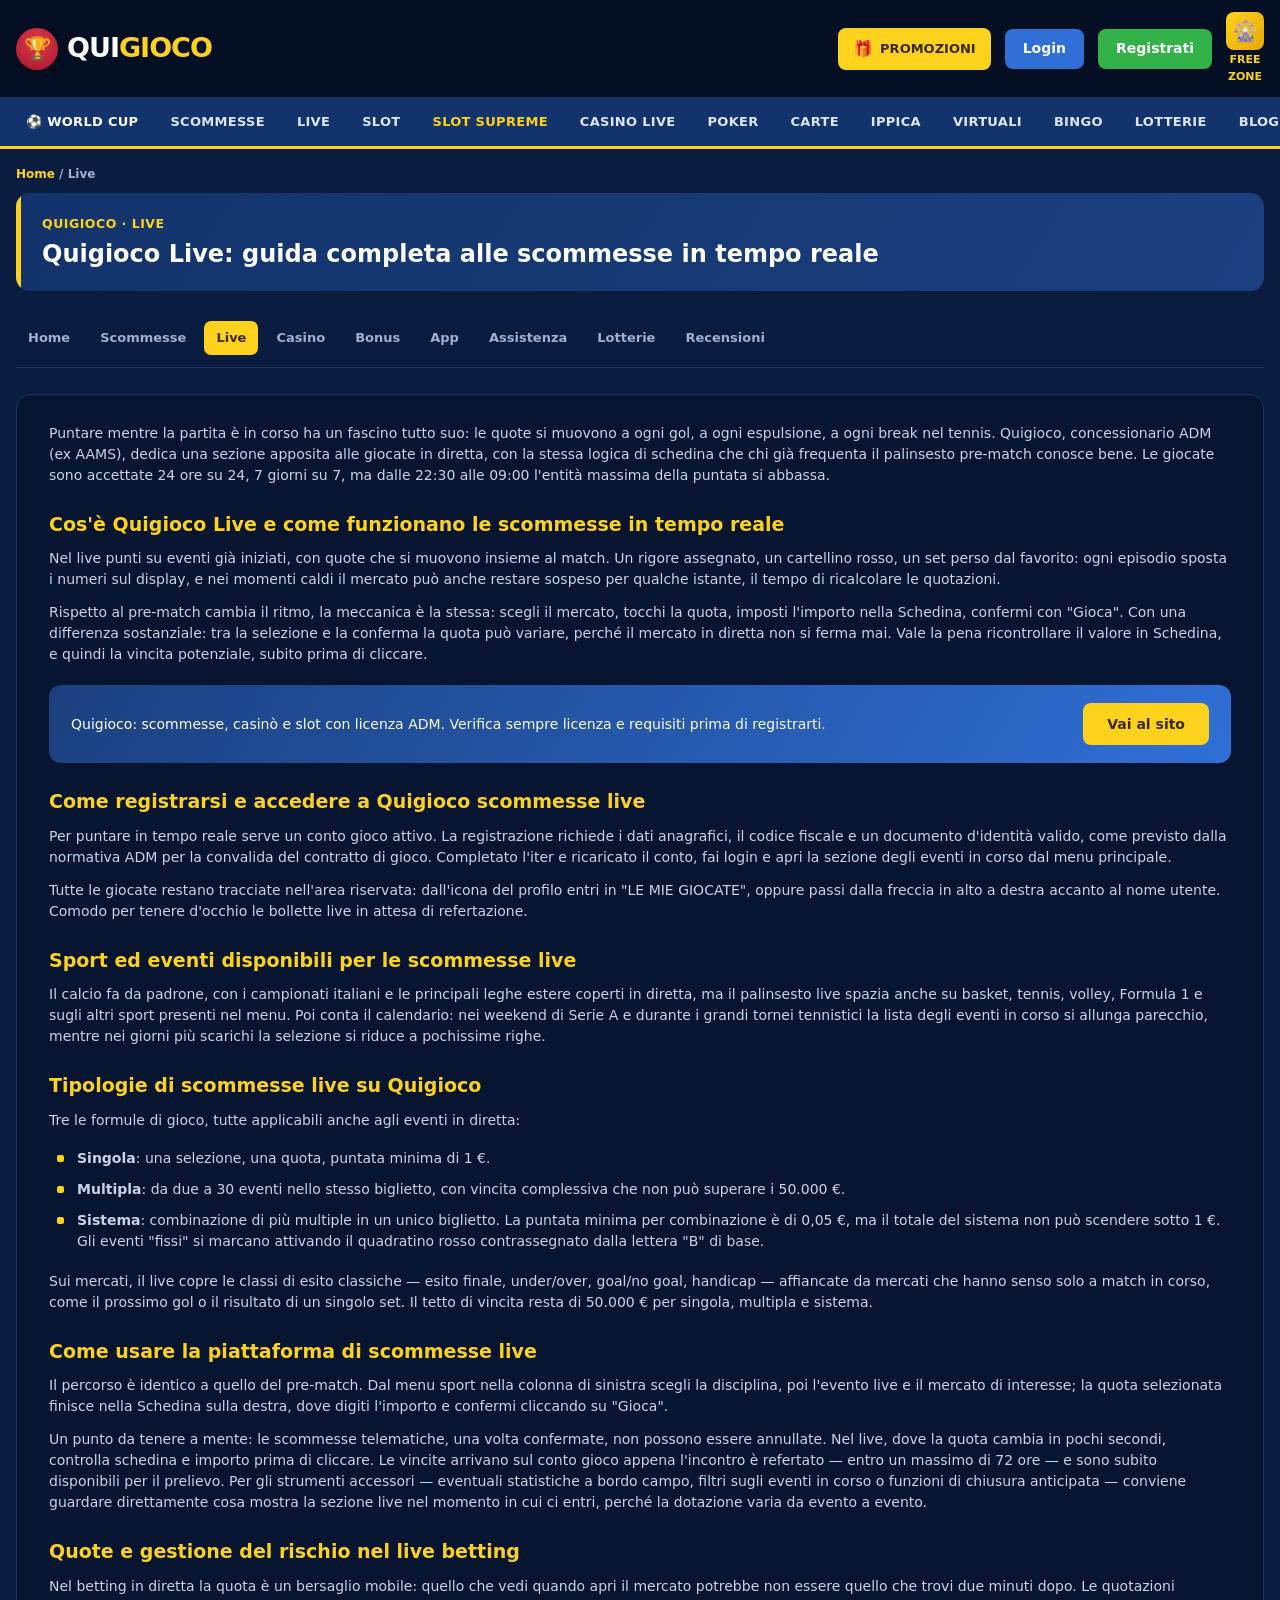
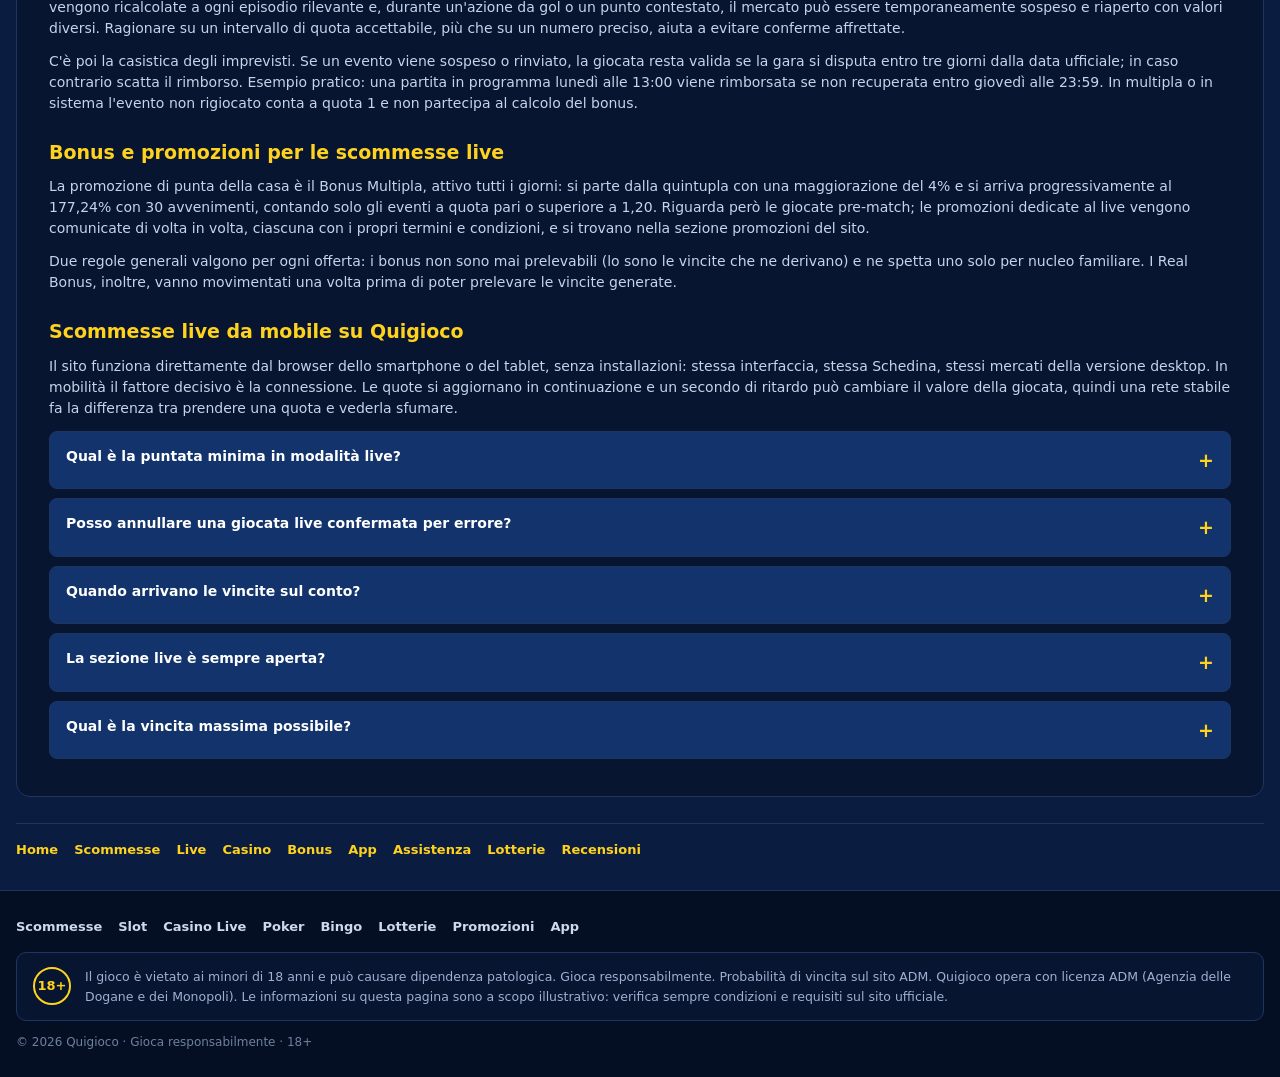
<file: live/index.html>
<!DOCTYPE html>
<html lang="it">
<head>
<meta charset="UTF-8">
<meta name="viewport" content="width=device-width, initial-scale=1">
<title>Quigioco Live: guida alle scommesse in tempo reale</title>
<meta name="description" content="Scopri le scommesse live su Quigioco: come accedere, seguire le quote in tempo reale e scegliere tra singole, multiple e sistemi.">
<link rel="canonical" href="https://quigiococasinoit.it.com/live/">
<link rel="alternate" hreflang="it-it" href="https://quigiococasinoit.it.com/live/">
<link rel="alternate" hreflang="x-default" href="https://quigiococasinoit.it.com/">
<link rel="icon" href="/favicon.svg" type="image/svg+xml">
<link rel="stylesheet" href="/assets/style.css">
<script type="application/ld+json">{"@context": "https://schema.org", "@type": "BreadcrumbList", "itemListElement": [{"@type": "ListItem", "position": 1, "name": "Home", "item": "https://quigiococasinoit.it.com/"}, {"@type": "ListItem", "position": 2, "name": "Quigioco Live: guida completa alle scommesse in tempo reale", "item": "https://quigiococasinoit.it.com/live/"}]}</script>
<script type="application/ld+json">{"@context": "https://schema.org", "@type": "FAQPage", "mainEntity": [{"@type": "Question", "name": "Qual è la puntata minima in modalità live?", "acceptedAnswer": {"@type": "Answer", "text": "Un euro per singole e multiple. Nei sistemi la singola combinazione parte da 0,05 €, con un totale complessivo di almeno 1 €."}}, {"@type": "Question", "name": "Posso annullare una giocata live confermata per errore?", "acceptedAnswer": {"@type": "Answer", "text": "No. Le scommesse telematiche non sono annullabili in nessun caso, quindi ricontrolla la Schedina prima di confermare."}}, {"@type": "Question", "name": "Quando arrivano le vincite sul conto?", "acceptedAnswer": {"@type": "Answer", "text": "Alla refertazione dell&#x27;evento, entro un massimo di 72 ore dalla conclusione. L&#x27;importo è immediatamente prelevabile."}}, {"@type": "Question", "name": "La sezione live è sempre aperta?", "acceptedAnswer": {"@type": "Answer", "text": "Sì, le giocate vengono accettate 24 ore su 24. Tra le 22:30 e le 09:00 è prevista una riduzione dell&#x27;entità massima della puntata."}}, {"@type": "Question", "name": "Qual è la vincita massima possibile?", "acceptedAnswer": {"@type": "Answer", "text": "50.000 €, sia per la singola che per multiple e sistemi, come da direttive ADM. In una multipla da 30 eventi il conteggio si ferma comunque a quel tetto."}}]}</script>
</head>
<body>

<header>
  <div class="hdr">
    <a class="logo" href="/" aria-label="Quigioco">
      <span class="q">🏆</span>
      <span class="name">QUI<span>GIOCO</span></span>
    </a>
    <div class="hdr-forms">
      <a class="promo-btn" data-aff href="/referral-link"><span class="gift">🎁</span> PROMOZIONI</a>
      <a class="btn btn-login" data-aff href="/referral-link">Login</a>
      <a class="btn btn-reg" data-aff href="/referral-link">Registrati</a>
      <a class="freezone" data-aff href="/referral-link"><span class="fz">🎡</span>FREE<br>ZONE</a>
    </div>
  </div>
</header>
<nav class="menu">
  <ul>
    <li><a class="on" data-aff href="/referral-link">⚽ World Cup</a></li>
    <li><a data-aff href="/referral-link">Scommesse</a></li>
    <li><a data-aff href="/referral-link">Live</a></li>
    <li><a data-aff href="/referral-link">Slot</a></li>
    <li><a class="gold" data-aff href="/referral-link">Slot Supreme</a></li>
    <li><a data-aff href="/referral-link">Casino Live</a></li>
    <li><a data-aff href="/referral-link">Poker</a></li>
    <li><a data-aff href="/referral-link">Carte</a></li>
    <li><a data-aff href="/referral-link">Ippica</a></li>
    <li><a data-aff href="/referral-link">Virtuali</a></li>
    <li><a data-aff href="/referral-link">Bingo</a></li>
    <li><a data-aff href="/referral-link">Lotterie</a></li>
    <li><a data-aff href="/referral-link">Blog</a></li>
    <li><a data-aff href="/referral-link">VIP Club</a></li>
  </ul>
</nav>
<div class="wrap">
  <div class="crumb"><a href="/">Home</a> / <b>Live</b></div>
  <div class="pageHead"><div class="kick">Quigioco · Live</div><h1>Quigioco Live: guida completa alle scommesse in tempo reale</h1></div>
  <div class="clusterNav"><a href="/">Home</a><a href="/scommesse/">Scommesse</a><a href="/live/" class="on">Live</a><a href="/casino/">Casino</a><a href="/bonus/">Bonus</a><a href="/app/">App</a><a href="/assistenza/">Assistenza</a><a href="/lotterie/">Lotterie</a><a href="/recensioni/">Recensioni</a></div>
  <article class="seo">
<p>Puntare mentre la partita è in corso ha un fascino tutto suo: le quote si muovono a ogni gol, a ogni espulsione, a ogni break nel tennis. Quigioco, concessionario ADM (ex AAMS), dedica una sezione apposita alle giocate in diretta, con la stessa logica di schedina che chi già frequenta il palinsesto pre-match conosce bene. Le giocate sono accettate 24 ore su 24, 7 giorni su 7, ma dalle 22:30 alle 09:00 l&#x27;entità massima della puntata si abbassa.</p>
<h2>Cos&#x27;è Quigioco Live e come funzionano le scommesse in tempo reale</h2>
<p>Nel live punti su eventi già iniziati, con quote che si muovono insieme al match. Un rigore assegnato, un cartellino rosso, un set perso dal favorito: ogni episodio sposta i numeri sul display, e nei momenti caldi il mercato può anche restare sospeso per qualche istante, il tempo di ricalcolare le quotazioni.</p>
<p>Rispetto al pre-match cambia il ritmo, la meccanica è la stessa: scegli il mercato, tocchi la quota, imposti l&#x27;importo nella Schedina, confermi con &quot;Gioca&quot;. Con una differenza sostanziale: tra la selezione e la conferma la quota può variare, perché il mercato in diretta non si ferma mai. Vale la pena ricontrollare il valore in Schedina, e quindi la vincita potenziale, subito prima di cliccare.</p>
<div class="ctabox"><div>Quigioco: scommesse, casinò e slot con licenza ADM. Verifica sempre licenza e requisiti prima di registrarti.</div><a class="btn btn-gold" data-aff href="/referral-link">Vai al sito</a></div><h2>Come registrarsi e accedere a Quigioco scommesse live</h2>
<p>Per puntare in tempo reale serve un conto gioco attivo. La registrazione richiede i dati anagrafici, il codice fiscale e un documento d&#x27;identità valido, come previsto dalla normativa ADM per la convalida del contratto di gioco. Completato l&#x27;iter e ricaricato il conto, fai login e apri la sezione degli eventi in corso dal menu principale.</p>
<p>Tutte le giocate restano tracciate nell&#x27;area riservata: dall&#x27;icona del profilo entri in &quot;LE MIE GIOCATE&quot;, oppure passi dalla freccia in alto a destra accanto al nome utente. Comodo per tenere d&#x27;occhio le bollette live in attesa di refertazione.</p>
<h2>Sport ed eventi disponibili per le scommesse live</h2>
<p>Il calcio fa da padrone, con i campionati italiani e le principali leghe estere coperti in diretta, ma il palinsesto live spazia anche su basket, tennis, volley, Formula 1 e sugli altri sport presenti nel menu. Poi conta il calendario: nei weekend di Serie A e durante i grandi tornei tennistici la lista degli eventi in corso si allunga parecchio, mentre nei giorni più scarichi la selezione si riduce a pochissime righe.</p>
<h2>Tipologie di scommesse live su Quigioco</h2>
<p>Tre le formule di gioco, tutte applicabili anche agli eventi in diretta:</p>
<ul><li><b>Singola</b>: una selezione, una quota, puntata minima di 1 €.</li><li><b>Multipla</b>: da due a 30 eventi nello stesso biglietto, con vincita complessiva che non può superare i 50.000 €.</li><li><b>Sistema</b>: combinazione di più multiple in un unico biglietto. La puntata minima per combinazione è di 0,05 €, ma il totale del sistema non può scendere sotto 1 €. Gli eventi &quot;fissi&quot; si marcano attivando il quadratino rosso contrassegnato dalla lettera &quot;B&quot; di base.</li></ul>
<p>Sui mercati, il live copre le classi di esito classiche — esito finale, under/over, goal/no goal, handicap — affiancate da mercati che hanno senso solo a match in corso, come il prossimo gol o il risultato di un singolo set. Il tetto di vincita resta di 50.000 € per singola, multipla e sistema.</p>
<h2>Come usare la piattaforma di scommesse live</h2>
<p>Il percorso è identico a quello del pre-match. Dal menu sport nella colonna di sinistra scegli la disciplina, poi l&#x27;evento live e il mercato di interesse; la quota selezionata finisce nella Schedina sulla destra, dove digiti l&#x27;importo e confermi cliccando su &quot;Gioca&quot;.</p>
<p>Un punto da tenere a mente: le scommesse telematiche, una volta confermate, non possono essere annullate. Nel live, dove la quota cambia in pochi secondi, controlla schedina e importo prima di cliccare. Le vincite arrivano sul conto gioco appena l&#x27;incontro è refertato — entro un massimo di 72 ore — e sono subito disponibili per il prelievo. Per gli strumenti accessori — eventuali statistiche a bordo campo, filtri sugli eventi in corso o funzioni di chiusura anticipata — conviene guardare direttamente cosa mostra la sezione live nel momento in cui ci entri, perché la dotazione varia da evento a evento.</p>
<h2>Quote e gestione del rischio nel live betting</h2>
<p>Nel betting in diretta la quota è un bersaglio mobile: quello che vedi quando apri il mercato potrebbe non essere quello che trovi due minuti dopo. Le quotazioni vengono ricalcolate a ogni episodio rilevante e, durante un&#x27;azione da gol o un punto contestato, il mercato può essere temporaneamente sospeso e riaperto con valori diversi. Ragionare su un intervallo di quota accettabile, più che su un numero preciso, aiuta a evitare conferme affrettate.</p>
<p>C&#x27;è poi la casistica degli imprevisti. Se un evento viene sospeso o rinviato, la giocata resta valida se la gara si disputa entro tre giorni dalla data ufficiale; in caso contrario scatta il rimborso. Esempio pratico: una partita in programma lunedì alle 13:00 viene rimborsata se non recuperata entro giovedì alle 23:59. In multipla o in sistema l&#x27;evento non rigiocato conta a quota 1 e non partecipa al calcolo del bonus.</p>
<h2>Bonus e promozioni per le scommesse live</h2>
<p>La promozione di punta della casa è il Bonus Multipla, attivo tutti i giorni: si parte dalla quintupla con una maggiorazione del 4% e si arriva progressivamente al 177,24% con 30 avvenimenti, contando solo gli eventi a quota pari o superiore a 1,20. Riguarda però le giocate pre-match; le promozioni dedicate al live vengono comunicate di volta in volta, ciascuna con i propri termini e condizioni, e si trovano nella sezione promozioni del sito.</p>
<p>Due regole generali valgono per ogni offerta: i bonus non sono mai prelevabili (lo sono le vincite che ne derivano) e ne spetta uno solo per nucleo familiare. I Real Bonus, inoltre, vanno movimentati una volta prima di poter prelevare le vincite generate.</p>
<h2>Scommesse live da mobile su Quigioco</h2>
<p>Il sito funziona direttamente dal browser dello smartphone o del tablet, senza installazioni: stessa interfaccia, stessa Schedina, stessi mercati della versione desktop. In mobilità il fattore decisivo è la connessione. Le quote si aggiornano in continuazione e un secondo di ritardo può cambiare il valore della giocata, quindi una rete stabile fa la differenza tra prendere una quota e vederla sfumare.</p>
<div class="faq"><details><summary>Qual è la puntata minima in modalità live?</summary><div class="ans">Un euro per singole e multiple. Nei sistemi la singola combinazione parte da 0,05 €, con un totale complessivo di almeno 1 €.</div></details>
<details><summary>Posso annullare una giocata live confermata per errore?</summary><div class="ans">No. Le scommesse telematiche non sono annullabili in nessun caso, quindi ricontrolla la Schedina prima di confermare.</div></details>
<details><summary>Quando arrivano le vincite sul conto?</summary><div class="ans">Alla refertazione dell&#x27;evento, entro un massimo di 72 ore dalla conclusione. L&#x27;importo è immediatamente prelevabile.</div></details>
<details><summary>La sezione live è sempre aperta?</summary><div class="ans">Sì, le giocate vengono accettate 24 ore su 24. Tra le 22:30 e le 09:00 è prevista una riduzione dell&#x27;entità massima della puntata.</div></details>
<details><summary>Qual è la vincita massima possibile?</summary><div class="ans">50.000 €, sia per la singola che per multiple e sistemi, come da direttive ADM. In una multipla da 30 eventi il conteggio si ferma comunque a quel tetto.</div></details></div>
  </article>
  <div class="clusterFoot"><a href="/">Home</a><a href="/scommesse/">Scommesse</a><a href="/live/">Live</a><a href="/casino/">Casino</a><a href="/bonus/">Bonus</a><a href="/app/">App</a><a href="/assistenza/">Assistenza</a><a href="/lotterie/">Lotterie</a><a href="/recensioni/">Recensioni</a></div>
</div>
<footer>
  <div class="foot-in">
    <div class="foot-nav">
      <a data-aff href="/referral-link">Scommesse</a>
      <a data-aff href="/referral-link">Slot</a>
      <a data-aff href="/referral-link">Casino Live</a>
      <a data-aff href="/referral-link">Poker</a>
      <a data-aff href="/referral-link">Bingo</a>
      <a data-aff href="/referral-link">Lotterie</a>
      <a data-aff href="/referral-link">Promozioni</a>
      <a data-aff href="/referral-link">App</a>
    </div>
    <div class="foot-comp">
      <span class="age">18+</span>
      <span>Il gioco è vietato ai minori di 18 anni e può causare dipendenza patologica. Gioca responsabilmente. Probabilità di vincita sul sito ADM. Quigioco opera con licenza ADM (Agenzia delle Dogane e dei Monopoli). Le informazioni su questa pagina sono a scopo illustrativo: verifica sempre condizioni e requisiti sul sito ufficiale.</span>
    </div>
    <div class="foot-low">© 2026 Quigioco · Gioca responsabilmente · 18+</div>
  </div>
</footer>
<script>
// ⚠ Link affiliato Quigioco — INSERISCI QUI il link reale (ora segnaposto "#", link disattivati).
document.addEventListener('DOMContentLoaded',function(){
  var AFF="#"; // <-- metti qui l'URL affiliato; tutti i CTA si aggiornano da soli
  document.querySelectorAll('[data-aff]').forEach(function(a){
    if(AFF!=="#"){a.setAttribute('href',AFF);a.setAttribute('target','_blank');a.setAttribute('rel','sponsored nofollow noopener');}
  });
  // finché le immagini slot non sono scaricate (CDN 403), nascondi le img rotte → tile blu pulita
  document.querySelectorAll('.tile img').forEach(function(i){ i.onerror=function(){ i.style.display='none'; }; });
});
</script>
</body>
</html>
</file>
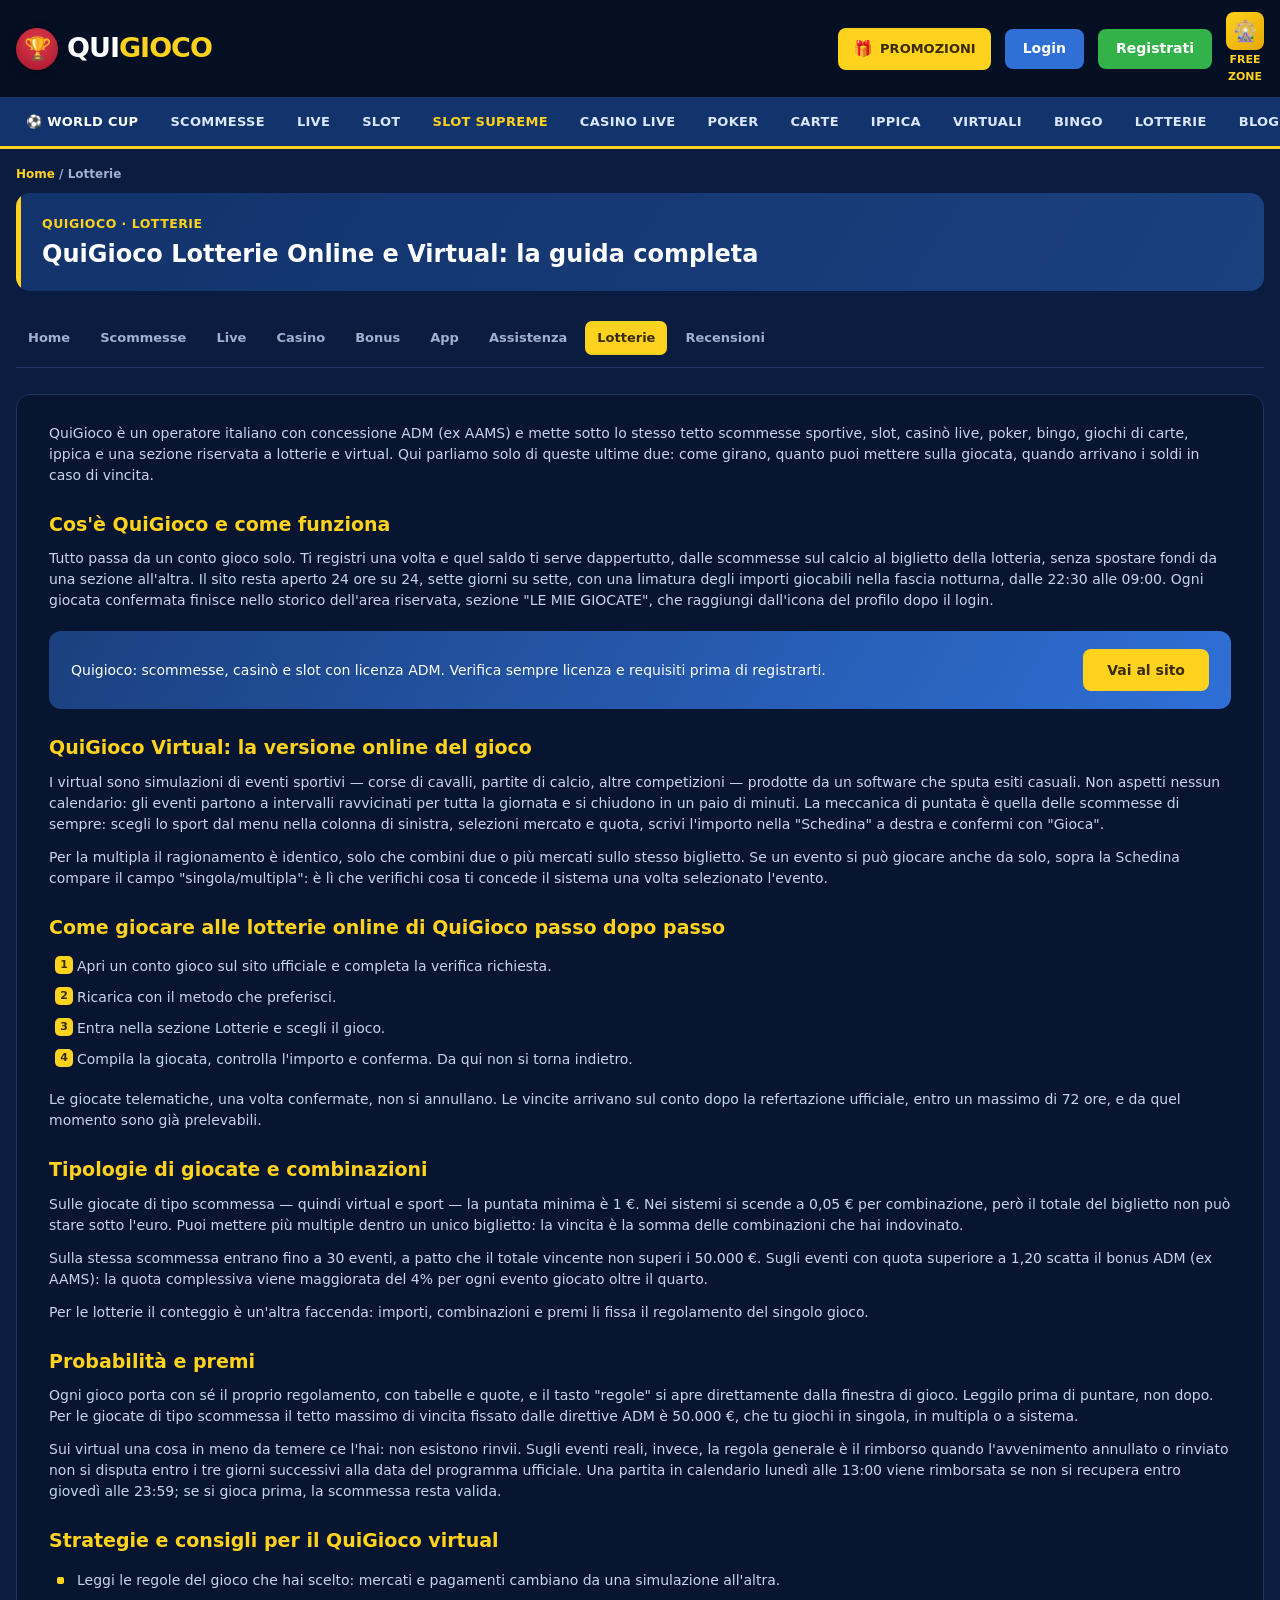
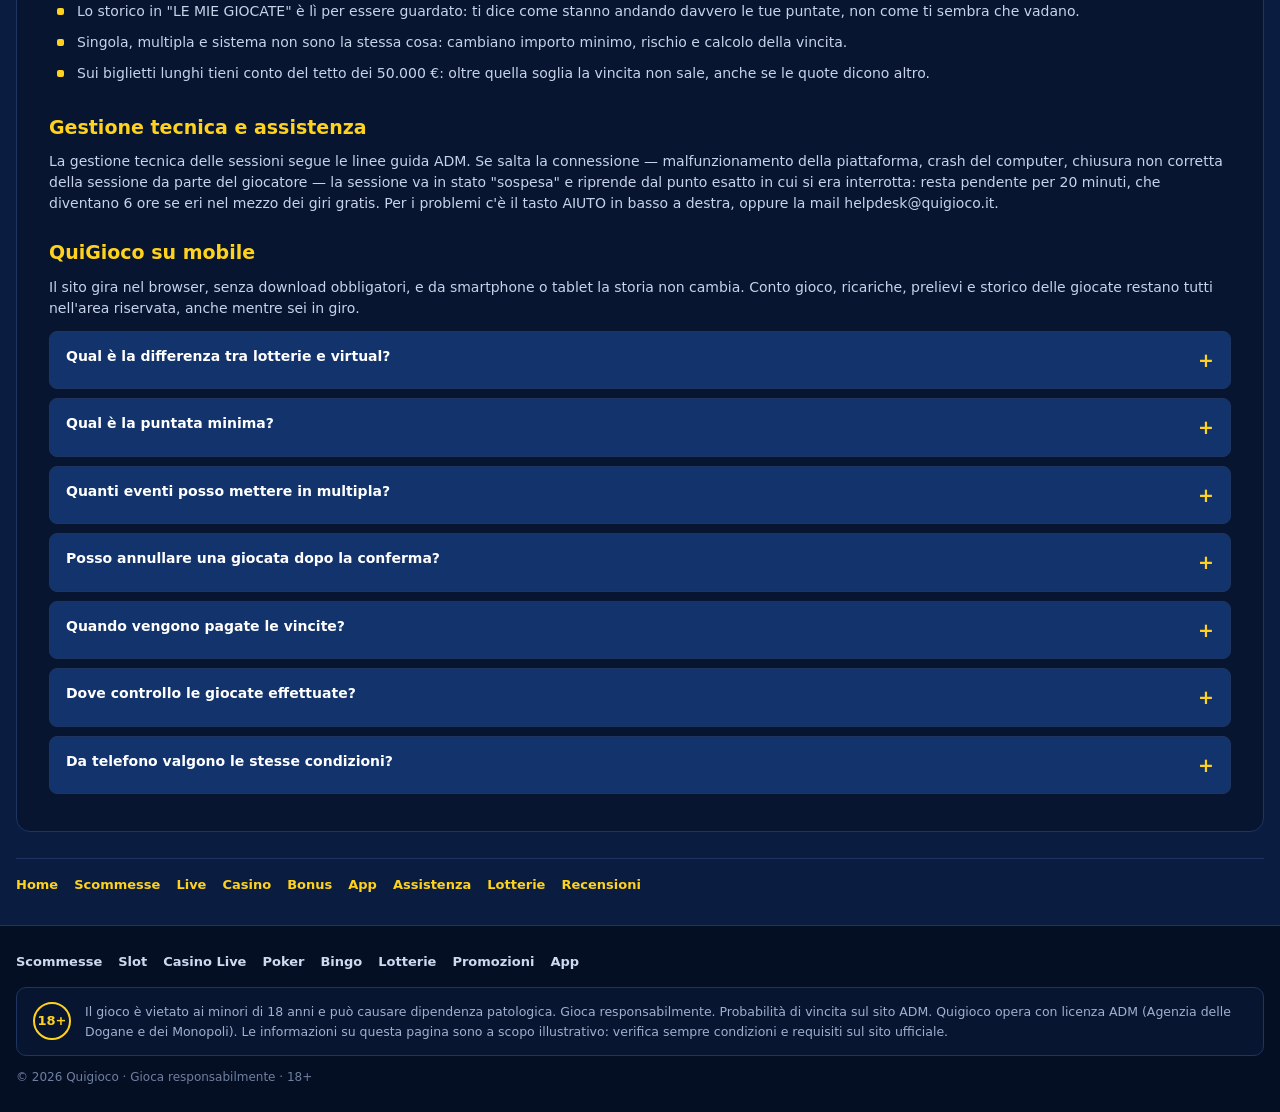
<file: lotterie/index.html>
<!DOCTYPE html>
<html lang="it">
<head>
<meta charset="UTF-8">
<meta name="viewport" content="width=device-width, initial-scale=1">
<title>QuiGioco Lotterie Online e Virtual: guida e regole</title>
<meta name="description" content="QuiGioco Virtual e lotterie: scopri come giocare, puntata minima da 1 €, sistemi, accredito delle vincite entro 72 ore e limite ADM di 50.000 €.">
<link rel="canonical" href="https://quigiococasinoit.it.com/lotterie/">
<link rel="alternate" hreflang="it-it" href="https://quigiococasinoit.it.com/lotterie/">
<link rel="alternate" hreflang="x-default" href="https://quigiococasinoit.it.com/">
<link rel="icon" href="/favicon.svg" type="image/svg+xml">
<link rel="stylesheet" href="/assets/style.css">
<script type="application/ld+json">{"@context": "https://schema.org", "@type": "BreadcrumbList", "itemListElement": [{"@type": "ListItem", "position": 1, "name": "Home", "item": "https://quigiococasinoit.it.com/"}, {"@type": "ListItem", "position": 2, "name": "QuiGioco Lotterie Online e Virtual: la guida completa", "item": "https://quigiococasinoit.it.com/lotterie/"}]}</script>
<script type="application/ld+json">{"@context": "https://schema.org", "@type": "FAQPage", "mainEntity": [{"@type": "Question", "name": "Qual è la differenza tra lotterie e virtual?", "acceptedAnswer": {"@type": "Answer", "text": "Le lotterie hanno un regolamento proprio per ogni gioco, con le sue combinazioni e la sua tabella premi. I virtual funzionano come una scommessa: mercati, quote, schedina, e gli eventi si susseguono a intervalli ravvicinati senza calendario da attendere."}}, {"@type": "Question", "name": "Qual è la puntata minima?", "acceptedAnswer": {"@type": "Answer", "text": "1 € per le giocate singole; nei sistemi 0,05 € a combinazione, con totale minimo di 1 €."}}, {"@type": "Question", "name": "Quanti eventi posso mettere in multipla?", "acceptedAnswer": {"@type": "Answer", "text": "Fino a 30 sulla stessa scommessa, purché il totale vincente non superi 50.000 €."}}, {"@type": "Question", "name": "Posso annullare una giocata dopo la conferma?", "acceptedAnswer": {"@type": "Answer", "text": "No, le giocate telematiche non sono annullabili."}}, {"@type": "Question", "name": "Quando vengono pagate le vincite?", "acceptedAnswer": {"@type": "Answer", "text": "Dopo la refertazione ufficiale, entro un massimo di 72 ore, e sono subito prelevabili."}}, {"@type": "Question", "name": "Dove controllo le giocate effettuate?", "acceptedAnswer": {"@type": "Answer", "text": "Nell&#x27;area riservata, sezione &quot;LE MIE GIOCATE&quot;, oppure dalla freccia in alto a destra accanto al nome utente."}}, {"@type": "Question", "name": "Da telefono valgono le stesse condizioni?", "acceptedAnswer": {"@type": "Answer", "text": "Sì: puntate minime, limiti di vincita e area riservata sono gli stessi del sito da desktop."}}]}</script>
</head>
<body>

<header>
  <div class="hdr">
    <a class="logo" href="/" aria-label="Quigioco">
      <span class="q">🏆</span>
      <span class="name">QUI<span>GIOCO</span></span>
    </a>
    <div class="hdr-forms">
      <a class="promo-btn" data-aff href="/referral-link"><span class="gift">🎁</span> PROMOZIONI</a>
      <a class="btn btn-login" data-aff href="/referral-link">Login</a>
      <a class="btn btn-reg" data-aff href="/referral-link">Registrati</a>
      <a class="freezone" data-aff href="/referral-link"><span class="fz">🎡</span>FREE<br>ZONE</a>
    </div>
  </div>
</header>
<nav class="menu">
  <ul>
    <li><a class="on" data-aff href="/referral-link">⚽ World Cup</a></li>
    <li><a data-aff href="/referral-link">Scommesse</a></li>
    <li><a data-aff href="/referral-link">Live</a></li>
    <li><a data-aff href="/referral-link">Slot</a></li>
    <li><a class="gold" data-aff href="/referral-link">Slot Supreme</a></li>
    <li><a data-aff href="/referral-link">Casino Live</a></li>
    <li><a data-aff href="/referral-link">Poker</a></li>
    <li><a data-aff href="/referral-link">Carte</a></li>
    <li><a data-aff href="/referral-link">Ippica</a></li>
    <li><a data-aff href="/referral-link">Virtuali</a></li>
    <li><a data-aff href="/referral-link">Bingo</a></li>
    <li><a data-aff href="/referral-link">Lotterie</a></li>
    <li><a data-aff href="/referral-link">Blog</a></li>
    <li><a data-aff href="/referral-link">VIP Club</a></li>
  </ul>
</nav>
<div class="wrap">
  <div class="crumb"><a href="/">Home</a> / <b>Lotterie</b></div>
  <div class="pageHead"><div class="kick">Quigioco · Lotterie</div><h1>QuiGioco Lotterie Online e Virtual: la guida completa</h1></div>
  <div class="clusterNav"><a href="/">Home</a><a href="/scommesse/">Scommesse</a><a href="/live/">Live</a><a href="/casino/">Casino</a><a href="/bonus/">Bonus</a><a href="/app/">App</a><a href="/assistenza/">Assistenza</a><a href="/lotterie/" class="on">Lotterie</a><a href="/recensioni/">Recensioni</a></div>
  <article class="seo">
<p>QuiGioco è un operatore italiano con concessione ADM (ex AAMS) e mette sotto lo stesso tetto scommesse sportive, slot, casinò live, poker, bingo, giochi di carte, ippica e una sezione riservata a lotterie e virtual. Qui parliamo solo di queste ultime due: come girano, quanto puoi mettere sulla giocata, quando arrivano i soldi in caso di vincita.</p>
<h2>Cos&#x27;è QuiGioco e come funziona</h2>
<p>Tutto passa da un conto gioco solo. Ti registri una volta e quel saldo ti serve dappertutto, dalle scommesse sul calcio al biglietto della lotteria, senza spostare fondi da una sezione all&#x27;altra. Il sito resta aperto 24 ore su 24, sette giorni su sette, con una limatura degli importi giocabili nella fascia notturna, dalle 22:30 alle 09:00. Ogni giocata confermata finisce nello storico dell&#x27;area riservata, sezione &quot;LE MIE GIOCATE&quot;, che raggiungi dall&#x27;icona del profilo dopo il login.</p>
<div class="ctabox"><div>Quigioco: scommesse, casinò e slot con licenza ADM. Verifica sempre licenza e requisiti prima di registrarti.</div><a class="btn btn-gold" data-aff href="/referral-link">Vai al sito</a></div><h2>QuiGioco Virtual: la versione online del gioco</h2>
<p>I virtual sono simulazioni di eventi sportivi — corse di cavalli, partite di calcio, altre competizioni — prodotte da un software che sputa esiti casuali. Non aspetti nessun calendario: gli eventi partono a intervalli ravvicinati per tutta la giornata e si chiudono in un paio di minuti. La meccanica di puntata è quella delle scommesse di sempre: scegli lo sport dal menu nella colonna di sinistra, selezioni mercato e quota, scrivi l&#x27;importo nella &quot;Schedina&quot; a destra e confermi con &quot;Gioca&quot;.</p>
<p>Per la multipla il ragionamento è identico, solo che combini due o più mercati sullo stesso biglietto. Se un evento si può giocare anche da solo, sopra la Schedina compare il campo &quot;singola/multipla&quot;: è lì che verifichi cosa ti concede il sistema una volta selezionato l&#x27;evento.</p>
<h2>Come giocare alle lotterie online di QuiGioco passo dopo passo</h2>
<ol><li>Apri un conto gioco sul sito ufficiale e completa la verifica richiesta.</li><li>Ricarica con il metodo che preferisci.</li><li>Entra nella sezione Lotterie e scegli il gioco.</li><li>Compila la giocata, controlla l&#x27;importo e conferma. Da qui non si torna indietro.</li></ol>
<p>Le giocate telematiche, una volta confermate, non si annullano. Le vincite arrivano sul conto dopo la refertazione ufficiale, entro un massimo di 72 ore, e da quel momento sono già prelevabili.</p>
<h2>Tipologie di giocate e combinazioni</h2>
<p>Sulle giocate di tipo scommessa — quindi virtual e sport — la puntata minima è 1 €. Nei sistemi si scende a 0,05 € per combinazione, però il totale del biglietto non può stare sotto l&#x27;euro. Puoi mettere più multiple dentro un unico biglietto: la vincita è la somma delle combinazioni che hai indovinato.</p>
<p>Sulla stessa scommessa entrano fino a 30 eventi, a patto che il totale vincente non superi i 50.000 €. Sugli eventi con quota superiore a 1,20 scatta il bonus ADM (ex AAMS): la quota complessiva viene maggiorata del 4% per ogni evento giocato oltre il quarto.</p>
<p>Per le lotterie il conteggio è un&#x27;altra faccenda: importi, combinazioni e premi li fissa il regolamento del singolo gioco.</p>
<h2>Probabilità e premi</h2>
<p>Ogni gioco porta con sé il proprio regolamento, con tabelle e quote, e il tasto &quot;regole&quot; si apre direttamente dalla finestra di gioco. Leggilo prima di puntare, non dopo. Per le giocate di tipo scommessa il tetto massimo di vincita fissato dalle direttive ADM è 50.000 €, che tu giochi in singola, in multipla o a sistema.</p>
<p>Sui virtual una cosa in meno da temere ce l&#x27;hai: non esistono rinvii. Sugli eventi reali, invece, la regola generale è il rimborso quando l&#x27;avvenimento annullato o rinviato non si disputa entro i tre giorni successivi alla data del programma ufficiale. Una partita in calendario lunedì alle 13:00 viene rimborsata se non si recupera entro giovedì alle 23:59; se si gioca prima, la scommessa resta valida.</p>
<h2>Strategie e consigli per il QuiGioco virtual</h2>
<ul><li>Leggi le regole del gioco che hai scelto: mercati e pagamenti cambiano da una simulazione all&#x27;altra.</li><li>Lo storico in &quot;LE MIE GIOCATE&quot; è lì per essere guardato: ti dice come stanno andando davvero le tue puntate, non come ti sembra che vadano.</li><li>Singola, multipla e sistema non sono la stessa cosa: cambiano importo minimo, rischio e calcolo della vincita.</li><li>Sui biglietti lunghi tieni conto del tetto dei 50.000 €: oltre quella soglia la vincita non sale, anche se le quote dicono altro.</li></ul>
<h2>Gestione tecnica e assistenza</h2>
<p>La gestione tecnica delle sessioni segue le linee guida ADM. Se salta la connessione — malfunzionamento della piattaforma, crash del computer, chiusura non corretta della sessione da parte del giocatore — la sessione va in stato &quot;sospesa&quot; e riprende dal punto esatto in cui si era interrotta: resta pendente per 20 minuti, che diventano 6 ore se eri nel mezzo dei giri gratis. Per i problemi c&#x27;è il tasto AIUTO in basso a destra, oppure la mail helpdesk@quigioco.it.</p>
<h2>QuiGioco su mobile</h2>
<p>Il sito gira nel browser, senza download obbligatori, e da smartphone o tablet la storia non cambia. Conto gioco, ricariche, prelievi e storico delle giocate restano tutti nell&#x27;area riservata, anche mentre sei in giro.</p>
<div class="faq"><details><summary>Qual è la differenza tra lotterie e virtual?</summary><div class="ans">Le lotterie hanno un regolamento proprio per ogni gioco, con le sue combinazioni e la sua tabella premi. I virtual funzionano come una scommessa: mercati, quote, schedina, e gli eventi si susseguono a intervalli ravvicinati senza calendario da attendere.</div></details>
<details><summary>Qual è la puntata minima?</summary><div class="ans">1 € per le giocate singole; nei sistemi 0,05 € a combinazione, con totale minimo di 1 €.</div></details>
<details><summary>Quanti eventi posso mettere in multipla?</summary><div class="ans">Fino a 30 sulla stessa scommessa, purché il totale vincente non superi 50.000 €.</div></details>
<details><summary>Posso annullare una giocata dopo la conferma?</summary><div class="ans">No, le giocate telematiche non sono annullabili.</div></details>
<details><summary>Quando vengono pagate le vincite?</summary><div class="ans">Dopo la refertazione ufficiale, entro un massimo di 72 ore, e sono subito prelevabili.</div></details>
<details><summary>Dove controllo le giocate effettuate?</summary><div class="ans">Nell&#x27;area riservata, sezione &quot;LE MIE GIOCATE&quot;, oppure dalla freccia in alto a destra accanto al nome utente.</div></details>
<details><summary>Da telefono valgono le stesse condizioni?</summary><div class="ans">Sì: puntate minime, limiti di vincita e area riservata sono gli stessi del sito da desktop.</div></details></div>
  </article>
  <div class="clusterFoot"><a href="/">Home</a><a href="/scommesse/">Scommesse</a><a href="/live/">Live</a><a href="/casino/">Casino</a><a href="/bonus/">Bonus</a><a href="/app/">App</a><a href="/assistenza/">Assistenza</a><a href="/lotterie/">Lotterie</a><a href="/recensioni/">Recensioni</a></div>
</div>
<footer>
  <div class="foot-in">
    <div class="foot-nav">
      <a data-aff href="/referral-link">Scommesse</a>
      <a data-aff href="/referral-link">Slot</a>
      <a data-aff href="/referral-link">Casino Live</a>
      <a data-aff href="/referral-link">Poker</a>
      <a data-aff href="/referral-link">Bingo</a>
      <a data-aff href="/referral-link">Lotterie</a>
      <a data-aff href="/referral-link">Promozioni</a>
      <a data-aff href="/referral-link">App</a>
    </div>
    <div class="foot-comp">
      <span class="age">18+</span>
      <span>Il gioco è vietato ai minori di 18 anni e può causare dipendenza patologica. Gioca responsabilmente. Probabilità di vincita sul sito ADM. Quigioco opera con licenza ADM (Agenzia delle Dogane e dei Monopoli). Le informazioni su questa pagina sono a scopo illustrativo: verifica sempre condizioni e requisiti sul sito ufficiale.</span>
    </div>
    <div class="foot-low">© 2026 Quigioco · Gioca responsabilmente · 18+</div>
  </div>
</footer>
<script>
// ⚠ Link affiliato Quigioco — INSERISCI QUI il link reale (ora segnaposto "#", link disattivati).
document.addEventListener('DOMContentLoaded',function(){
  var AFF="#"; // <-- metti qui l'URL affiliato; tutti i CTA si aggiornano da soli
  document.querySelectorAll('[data-aff]').forEach(function(a){
    if(AFF!=="#"){a.setAttribute('href',AFF);a.setAttribute('target','_blank');a.setAttribute('rel','sponsored nofollow noopener');}
  });
  // finché le immagini slot non sono scaricate (CDN 403), nascondi le img rotte → tile blu pulita
  document.querySelectorAll('.tile img').forEach(function(i){ i.onerror=function(){ i.style.display='none'; }; });
});
</script>
</body>
</html>
</file>
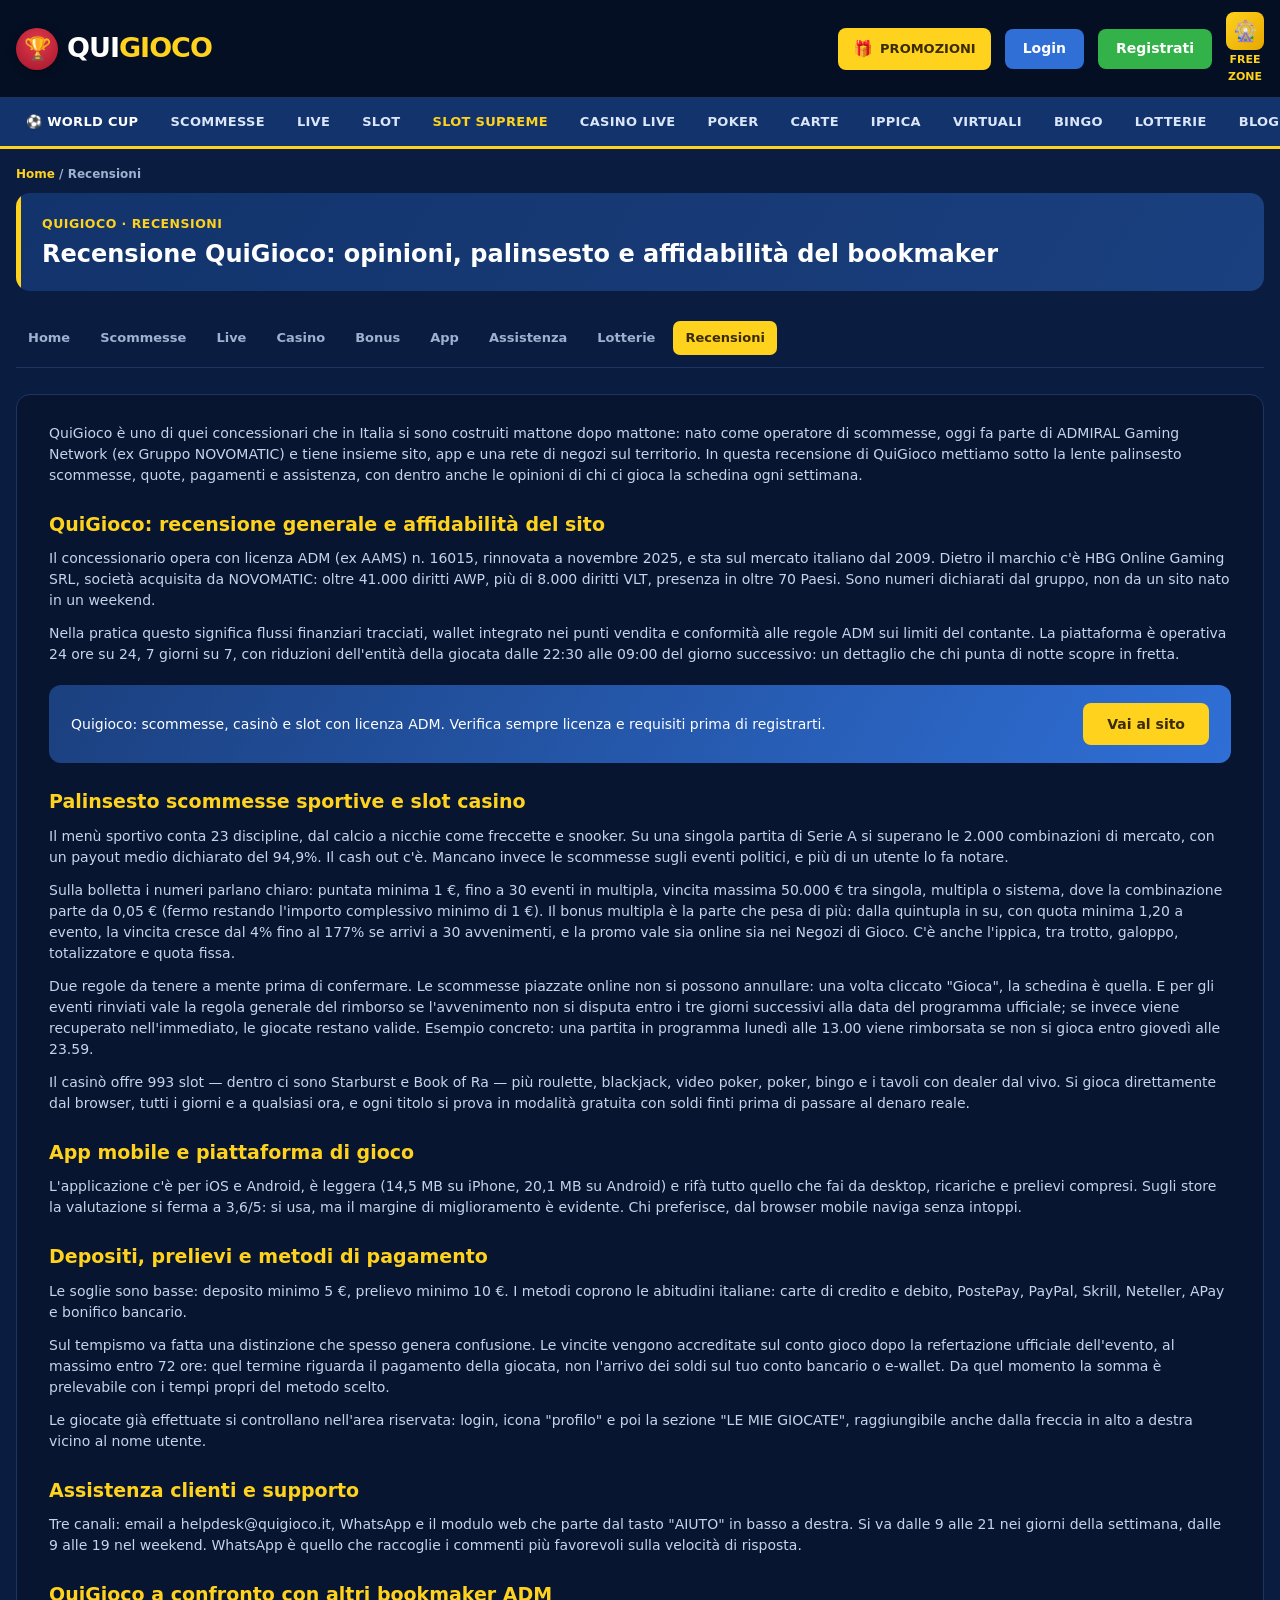
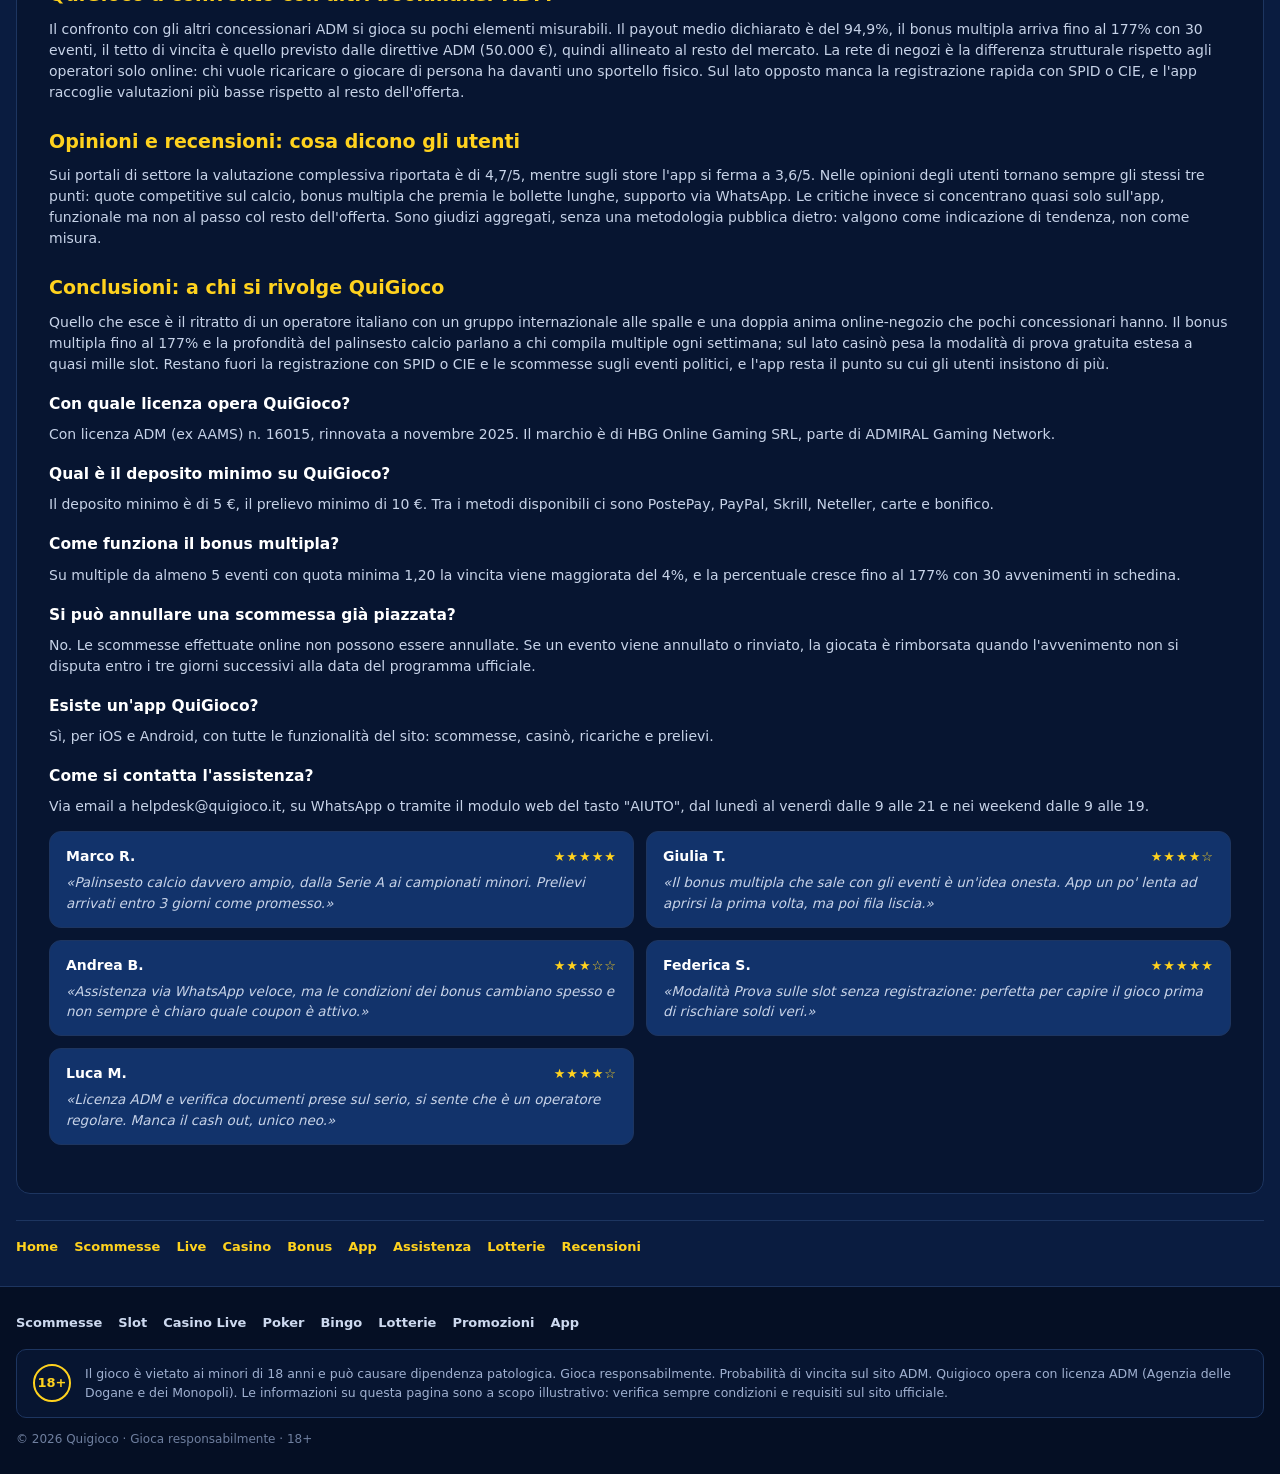
<file: recensioni/index.html>
<!DOCTYPE html>
<html lang="it">
<head>
<meta charset="UTF-8">
<meta name="viewport" content="width=device-width, initial-scale=1">
<title>Recensioni QuiGioco: opinioni, quote e legalità ADM</title>
<meta name="description" content="QuiGioco è legale? Verifica della licenza ADM, opinioni su quote, palinsesto, app, pagamenti e assistenza: vantaggi e limiti del bookmaker.">
<link rel="canonical" href="https://quigiococasinoit.it.com/recensioni/">
<link rel="alternate" hreflang="it-it" href="https://quigiococasinoit.it.com/recensioni/">
<link rel="alternate" hreflang="x-default" href="https://quigiococasinoit.it.com/">
<link rel="icon" href="/favicon.svg" type="image/svg+xml">
<link rel="stylesheet" href="/assets/style.css">
<script type="application/ld+json">{"@context": "https://schema.org", "@type": "BreadcrumbList", "itemListElement": [{"@type": "ListItem", "position": 1, "name": "Home", "item": "https://quigiococasinoit.it.com/"}, {"@type": "ListItem", "position": 2, "name": "Recensione QuiGioco: opinioni, palinsesto e affidabilità del bookmaker", "item": "https://quigiococasinoit.it.com/recensioni/"}]}</script>
<script type="application/ld+json">{"@context": "https://schema.org", "@type": "Organization", "name": "Quigioco", "aggregateRating": {"@type": "AggregateRating", "ratingValue": "3.9", "reviewCount": "8", "bestRating": "5"}, "review": [{"@type": "Review", "author": {"@type": "Person", "name": "Marco R."}, "reviewRating": {"@type": "Rating", "ratingValue": 5, "bestRating": "5"}, "reviewBody": "Palinsesto calcio davvero ampio, dalla Serie A ai campionati minori. Prelievi arrivati entro 3 giorni come promesso."}, {"@type": "Review", "author": {"@type": "Person", "name": "Giulia T."}, "reviewRating": {"@type": "Rating", "ratingValue": 4, "bestRating": "5"}, "reviewBody": "Il bonus multipla che sale con gli eventi è un'idea onesta. App un po' lenta ad aprirsi la prima volta, ma poi fila liscia."}, {"@type": "Review", "author": {"@type": "Person", "name": "Andrea B."}, "reviewRating": {"@type": "Rating", "ratingValue": 3, "bestRating": "5"}, "reviewBody": "Assistenza via WhatsApp veloce, ma le condizioni dei bonus cambiano spesso e non sempre è chiaro quale coupon è attivo."}, {"@type": "Review", "author": {"@type": "Person", "name": "Federica S."}, "reviewRating": {"@type": "Rating", "ratingValue": 5, "bestRating": "5"}, "reviewBody": "Modalità Prova sulle slot senza registrazione: perfetta per capire il gioco prima di rischiare soldi veri."}, {"@type": "Review", "author": {"@type": "Person", "name": "Luca M."}, "reviewRating": {"@type": "Rating", "ratingValue": 4, "bestRating": "5"}, "reviewBody": "Licenza ADM e verifica documenti prese sul serio, si sente che è un operatore regolare. Manca il cash out, unico neo."}]}</script>
</head>
<body>

<header>
  <div class="hdr">
    <a class="logo" href="/" aria-label="Quigioco">
      <span class="q">🏆</span>
      <span class="name">QUI<span>GIOCO</span></span>
    </a>
    <div class="hdr-forms">
      <a class="promo-btn" data-aff href="/referral-link"><span class="gift">🎁</span> PROMOZIONI</a>
      <a class="btn btn-login" data-aff href="/referral-link">Login</a>
      <a class="btn btn-reg" data-aff href="/referral-link">Registrati</a>
      <a class="freezone" data-aff href="/referral-link"><span class="fz">🎡</span>FREE<br>ZONE</a>
    </div>
  </div>
</header>
<nav class="menu">
  <ul>
    <li><a class="on" data-aff href="/referral-link">⚽ World Cup</a></li>
    <li><a data-aff href="/referral-link">Scommesse</a></li>
    <li><a data-aff href="/referral-link">Live</a></li>
    <li><a data-aff href="/referral-link">Slot</a></li>
    <li><a class="gold" data-aff href="/referral-link">Slot Supreme</a></li>
    <li><a data-aff href="/referral-link">Casino Live</a></li>
    <li><a data-aff href="/referral-link">Poker</a></li>
    <li><a data-aff href="/referral-link">Carte</a></li>
    <li><a data-aff href="/referral-link">Ippica</a></li>
    <li><a data-aff href="/referral-link">Virtuali</a></li>
    <li><a data-aff href="/referral-link">Bingo</a></li>
    <li><a data-aff href="/referral-link">Lotterie</a></li>
    <li><a data-aff href="/referral-link">Blog</a></li>
    <li><a data-aff href="/referral-link">VIP Club</a></li>
  </ul>
</nav>
<div class="wrap">
  <div class="crumb"><a href="/">Home</a> / <b>Recensioni</b></div>
  <div class="pageHead"><div class="kick">Quigioco · Recensioni</div><h1>Recensione QuiGioco: opinioni, palinsesto e affidabilità del bookmaker</h1></div>
  <div class="clusterNav"><a href="/">Home</a><a href="/scommesse/">Scommesse</a><a href="/live/">Live</a><a href="/casino/">Casino</a><a href="/bonus/">Bonus</a><a href="/app/">App</a><a href="/assistenza/">Assistenza</a><a href="/lotterie/">Lotterie</a><a href="/recensioni/" class="on">Recensioni</a></div>
  <article class="seo">
<p>QuiGioco è uno di quei concessionari che in Italia si sono costruiti mattone dopo mattone: nato come operatore di scommesse, oggi fa parte di ADMIRAL Gaming Network (ex Gruppo NOVOMATIC) e tiene insieme sito, app e una rete di negozi sul territorio. In questa recensione di QuiGioco mettiamo sotto la lente palinsesto scommesse, quote, pagamenti e assistenza, con dentro anche le opinioni di chi ci gioca la schedina ogni settimana.</p>
<h2>QuiGioco: recensione generale e affidabilità del sito</h2>
<p>Il concessionario opera con licenza ADM (ex AAMS) n. 16015, rinnovata a novembre 2025, e sta sul mercato italiano dal 2009. Dietro il marchio c&#x27;è HBG Online Gaming SRL, società acquisita da NOVOMATIC: oltre 41.000 diritti AWP, più di 8.000 diritti VLT, presenza in oltre 70 Paesi. Sono numeri dichiarati dal gruppo, non da un sito nato in un weekend.</p>
<p>Nella pratica questo significa flussi finanziari tracciati, wallet integrato nei punti vendita e conformità alle regole ADM sui limiti del contante. La piattaforma è operativa 24 ore su 24, 7 giorni su 7, con riduzioni dell&#x27;entità della giocata dalle 22:30 alle 09:00 del giorno successivo: un dettaglio che chi punta di notte scopre in fretta.</p>
<div class="ctabox"><div>Quigioco: scommesse, casinò e slot con licenza ADM. Verifica sempre licenza e requisiti prima di registrarti.</div><a class="btn btn-gold" data-aff href="/referral-link">Vai al sito</a></div><h2>Palinsesto scommesse sportive e slot casino</h2>
<p>Il menù sportivo conta 23 discipline, dal calcio a nicchie come freccette e snooker. Su una singola partita di Serie A si superano le 2.000 combinazioni di mercato, con un payout medio dichiarato del 94,9%. Il cash out c&#x27;è. Mancano invece le scommesse sugli eventi politici, e più di un utente lo fa notare.</p>
<p>Sulla bolletta i numeri parlano chiaro: puntata minima 1 €, fino a 30 eventi in multipla, vincita massima 50.000 € tra singola, multipla o sistema, dove la combinazione parte da 0,05 € (fermo restando l&#x27;importo complessivo minimo di 1 €). Il bonus multipla è la parte che pesa di più: dalla quintupla in su, con quota minima 1,20 a evento, la vincita cresce dal 4% fino al 177% se arrivi a 30 avvenimenti, e la promo vale sia online sia nei Negozi di Gioco. C&#x27;è anche l&#x27;ippica, tra trotto, galoppo, totalizzatore e quota fissa.</p>
<p>Due regole da tenere a mente prima di confermare. Le scommesse piazzate online non si possono annullare: una volta cliccato &quot;Gioca&quot;, la schedina è quella. E per gli eventi rinviati vale la regola generale del rimborso se l&#x27;avvenimento non si disputa entro i tre giorni successivi alla data del programma ufficiale; se invece viene recuperato nell&#x27;immediato, le giocate restano valide. Esempio concreto: una partita in programma lunedì alle 13.00 viene rimborsata se non si gioca entro giovedì alle 23.59.</p>
<p>Il casinò offre 993 slot — dentro ci sono Starburst e Book of Ra — più roulette, blackjack, video poker, poker, bingo e i tavoli con dealer dal vivo. Si gioca direttamente dal browser, tutti i giorni e a qualsiasi ora, e ogni titolo si prova in modalità gratuita con soldi finti prima di passare al denaro reale.</p>
<h2>App mobile e piattaforma di gioco</h2>
<p>L&#x27;applicazione c&#x27;è per iOS e Android, è leggera (14,5 MB su iPhone, 20,1 MB su Android) e rifà tutto quello che fai da desktop, ricariche e prelievi compresi. Sugli store la valutazione si ferma a 3,6/5: si usa, ma il margine di miglioramento è evidente. Chi preferisce, dal browser mobile naviga senza intoppi.</p>
<h2>Depositi, prelievi e metodi di pagamento</h2>
<p>Le soglie sono basse: deposito minimo 5 €, prelievo minimo 10 €. I metodi coprono le abitudini italiane: carte di credito e debito, PostePay, PayPal, Skrill, Neteller, APay e bonifico bancario.</p>
<p>Sul tempismo va fatta una distinzione che spesso genera confusione. Le vincite vengono accreditate sul conto gioco dopo la refertazione ufficiale dell&#x27;evento, al massimo entro 72 ore: quel termine riguarda il pagamento della giocata, non l&#x27;arrivo dei soldi sul tuo conto bancario o e-wallet. Da quel momento la somma è prelevabile con i tempi propri del metodo scelto.</p>
<p>Le giocate già effettuate si controllano nell&#x27;area riservata: login, icona &quot;profilo&quot; e poi la sezione &quot;LE MIE GIOCATE&quot;, raggiungibile anche dalla freccia in alto a destra vicino al nome utente.</p>
<h2>Assistenza clienti e supporto</h2>
<p>Tre canali: email a helpdesk@quigioco.it, WhatsApp e il modulo web che parte dal tasto &quot;AIUTO&quot; in basso a destra. Si va dalle 9 alle 21 nei giorni della settimana, dalle 9 alle 19 nel weekend. WhatsApp è quello che raccoglie i commenti più favorevoli sulla velocità di risposta.</p>
<h2>QuiGioco a confronto con altri bookmaker ADM</h2>
<p>Il confronto con gli altri concessionari ADM si gioca su pochi elementi misurabili. Il payout medio dichiarato è del 94,9%, il bonus multipla arriva fino al 177% con 30 eventi, il tetto di vincita è quello previsto dalle direttive ADM (50.000 €), quindi allineato al resto del mercato. La rete di negozi è la differenza strutturale rispetto agli operatori solo online: chi vuole ricaricare o giocare di persona ha davanti uno sportello fisico. Sul lato opposto manca la registrazione rapida con SPID o CIE, e l&#x27;app raccoglie valutazioni più basse rispetto al resto dell&#x27;offerta.</p>
<h2>Opinioni e recensioni: cosa dicono gli utenti</h2>
<p>Sui portali di settore la valutazione complessiva riportata è di 4,7/5, mentre sugli store l&#x27;app si ferma a 3,6/5. Nelle opinioni degli utenti tornano sempre gli stessi tre punti: quote competitive sul calcio, bonus multipla che premia le bollette lunghe, supporto via WhatsApp. Le critiche invece si concentrano quasi solo sull&#x27;app, funzionale ma non al passo col resto dell&#x27;offerta. Sono giudizi aggregati, senza una metodologia pubblica dietro: valgono come indicazione di tendenza, non come misura.</p>
<h2>Conclusioni: a chi si rivolge QuiGioco</h2>
<p>Quello che esce è il ritratto di un operatore italiano con un gruppo internazionale alle spalle e una doppia anima online-negozio che pochi concessionari hanno. Il bonus multipla fino al 177% e la profondità del palinsesto calcio parlano a chi compila multiple ogni settimana; sul lato casinò pesa la modalità di prova gratuita estesa a quasi mille slot. Restano fuori la registrazione con SPID o CIE e le scommesse sugli eventi politici, e l&#x27;app resta il punto su cui gli utenti insistono di più.</p>
<h3>Con quale licenza opera QuiGioco?</h3>
<p>Con licenza ADM (ex AAMS) n. 16015, rinnovata a novembre 2025. Il marchio è di HBG Online Gaming SRL, parte di ADMIRAL Gaming Network.</p>
<h3>Qual è il deposito minimo su QuiGioco?</h3>
<p>Il deposito minimo è di 5 €, il prelievo minimo di 10 €. Tra i metodi disponibili ci sono PostePay, PayPal, Skrill, Neteller, carte e bonifico.</p>
<h3>Come funziona il bonus multipla?</h3>
<p>Su multiple da almeno 5 eventi con quota minima 1,20 la vincita viene maggiorata del 4%, e la percentuale cresce fino al 177% con 30 avvenimenti in schedina.</p>
<h3>Si può annullare una scommessa già piazzata?</h3>
<p>No. Le scommesse effettuate online non possono essere annullate. Se un evento viene annullato o rinviato, la giocata è rimborsata quando l&#x27;avvenimento non si disputa entro i tre giorni successivi alla data del programma ufficiale.</p>
<h3>Esiste un&#x27;app QuiGioco?</h3>
<p>Sì, per iOS e Android, con tutte le funzionalità del sito: scommesse, casinò, ricariche e prelievi.</p>
<h3>Come si contatta l&#x27;assistenza?</h3>
<p>Via email a helpdesk@quigioco.it, su WhatsApp o tramite il modulo web del tasto &quot;AIUTO&quot;, dal lunedì al venerdì dalle 9 alle 21 e nei weekend dalle 9 alle 19.</p><div class="revs"><div class="rev"><div class="rev__top"><span class="rev__name">Marco R.</span><span class="rev__stars">★★★★★</span></div><p>«Palinsesto calcio davvero ampio, dalla Serie A ai campionati minori. Prelievi arrivati entro 3 giorni come promesso.»</p></div><div class="rev"><div class="rev__top"><span class="rev__name">Giulia T.</span><span class="rev__stars">★★★★☆</span></div><p>«Il bonus multipla che sale con gli eventi è un&#x27;idea onesta. App un po&#x27; lenta ad aprirsi la prima volta, ma poi fila liscia.»</p></div><div class="rev"><div class="rev__top"><span class="rev__name">Andrea B.</span><span class="rev__stars">★★★☆☆</span></div><p>«Assistenza via WhatsApp veloce, ma le condizioni dei bonus cambiano spesso e non sempre è chiaro quale coupon è attivo.»</p></div><div class="rev"><div class="rev__top"><span class="rev__name">Federica S.</span><span class="rev__stars">★★★★★</span></div><p>«Modalità Prova sulle slot senza registrazione: perfetta per capire il gioco prima di rischiare soldi veri.»</p></div><div class="rev"><div class="rev__top"><span class="rev__name">Luca M.</span><span class="rev__stars">★★★★☆</span></div><p>«Licenza ADM e verifica documenti prese sul serio, si sente che è un operatore regolare. Manca il cash out, unico neo.»</p></div></div>
  </article>
  <div class="clusterFoot"><a href="/">Home</a><a href="/scommesse/">Scommesse</a><a href="/live/">Live</a><a href="/casino/">Casino</a><a href="/bonus/">Bonus</a><a href="/app/">App</a><a href="/assistenza/">Assistenza</a><a href="/lotterie/">Lotterie</a><a href="/recensioni/">Recensioni</a></div>
</div>
<footer>
  <div class="foot-in">
    <div class="foot-nav">
      <a data-aff href="/referral-link">Scommesse</a>
      <a data-aff href="/referral-link">Slot</a>
      <a data-aff href="/referral-link">Casino Live</a>
      <a data-aff href="/referral-link">Poker</a>
      <a data-aff href="/referral-link">Bingo</a>
      <a data-aff href="/referral-link">Lotterie</a>
      <a data-aff href="/referral-link">Promozioni</a>
      <a data-aff href="/referral-link">App</a>
    </div>
    <div class="foot-comp">
      <span class="age">18+</span>
      <span>Il gioco è vietato ai minori di 18 anni e può causare dipendenza patologica. Gioca responsabilmente. Probabilità di vincita sul sito ADM. Quigioco opera con licenza ADM (Agenzia delle Dogane e dei Monopoli). Le informazioni su questa pagina sono a scopo illustrativo: verifica sempre condizioni e requisiti sul sito ufficiale.</span>
    </div>
    <div class="foot-low">© 2026 Quigioco · Gioca responsabilmente · 18+</div>
  </div>
</footer>
<script>
// ⚠ Link affiliato Quigioco — INSERISCI QUI il link reale (ora segnaposto "#", link disattivati).
document.addEventListener('DOMContentLoaded',function(){
  var AFF="#"; // <-- metti qui l'URL affiliato; tutti i CTA si aggiornano da soli
  document.querySelectorAll('[data-aff]').forEach(function(a){
    if(AFF!=="#"){a.setAttribute('href',AFF);a.setAttribute('target','_blank');a.setAttribute('rel','sponsored nofollow noopener');}
  });
  // finché le immagini slot non sono scaricate (CDN 403), nascondi le img rotte → tile blu pulita
  document.querySelectorAll('.tile img').forEach(function(i){ i.onerror=function(){ i.style.display='none'; }; });
});
</script>
</body>
</html>
</file>
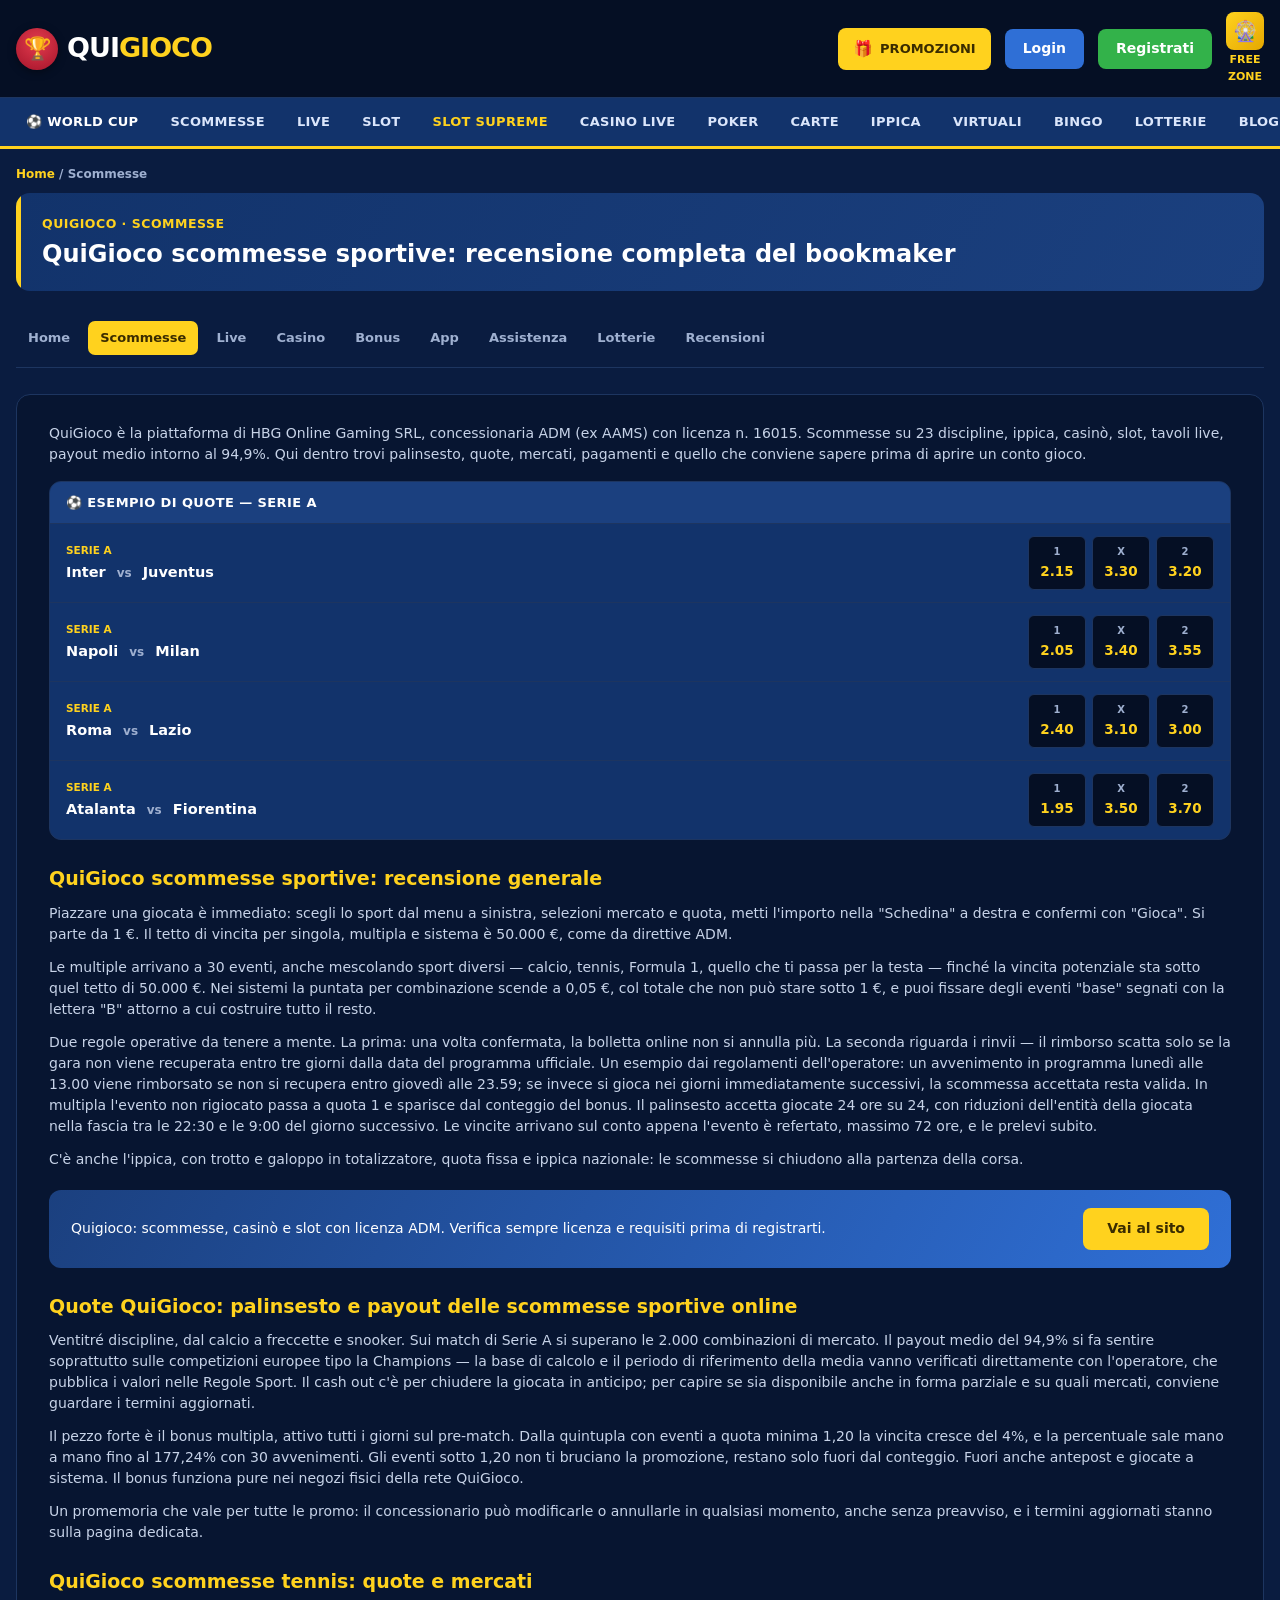
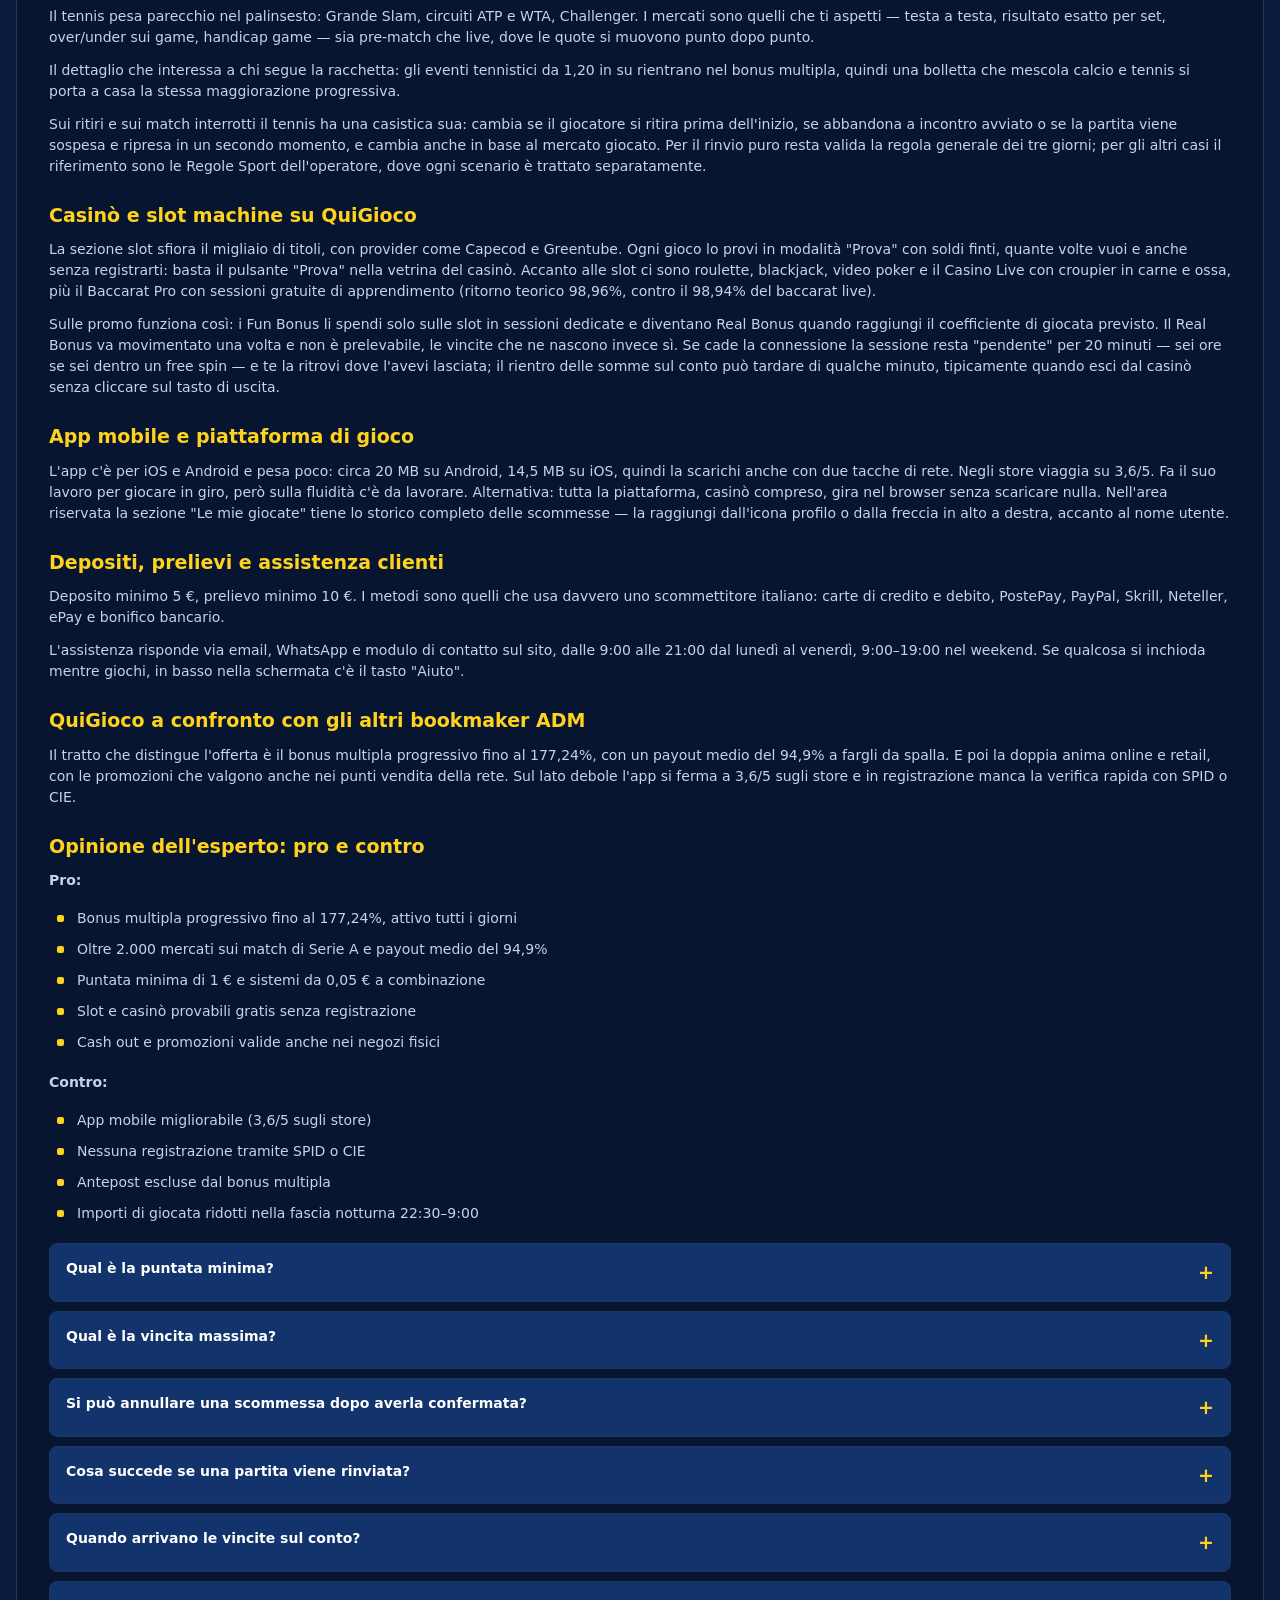
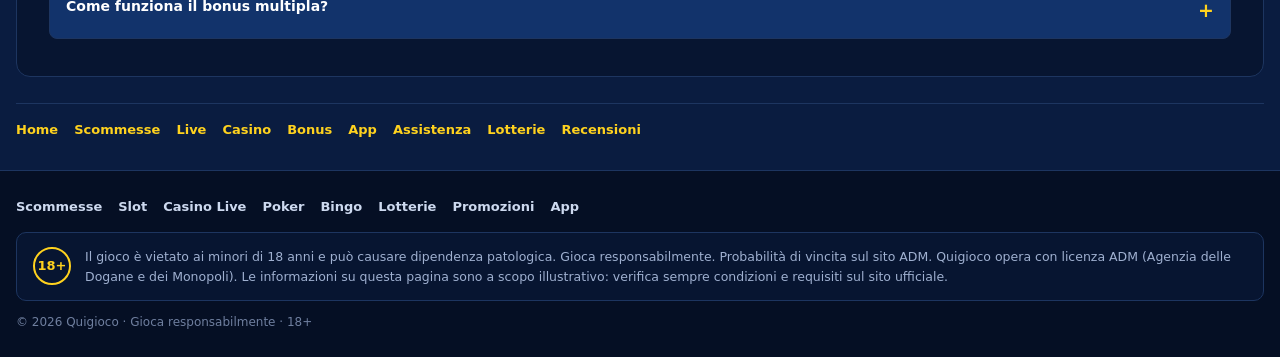
<file: scommesse/index.html>
<!DOCTYPE html>
<html lang="it">
<head>
<meta charset="UTF-8">
<meta name="viewport" content="width=device-width, initial-scale=1">
<title>QuiGioco Scommesse Sportive: Quote, Tennis e Recensione</title>
<meta name="description" content="Scopri le scommesse sportive online QuiGioco: quote, tennis, 23 discipline, payout medio del 94,9%, cash out, limiti e regole operative.">
<link rel="canonical" href="https://quigiococasinoit.it.com/scommesse/">
<link rel="alternate" hreflang="it-it" href="https://quigiococasinoit.it.com/scommesse/">
<link rel="alternate" hreflang="x-default" href="https://quigiococasinoit.it.com/">
<link rel="icon" href="/favicon.svg" type="image/svg+xml">
<link rel="stylesheet" href="/assets/style.css">
<script type="application/ld+json">{"@context": "https://schema.org", "@type": "BreadcrumbList", "itemListElement": [{"@type": "ListItem", "position": 1, "name": "Home", "item": "https://quigiococasinoit.it.com/"}, {"@type": "ListItem", "position": 2, "name": "QuiGioco scommesse sportive: recensione completa del bookmaker", "item": "https://quigiococasinoit.it.com/scommesse/"}]}</script>
<script type="application/ld+json">{"@context": "https://schema.org", "@type": "FAQPage", "mainEntity": [{"@type": "Question", "name": "Qual è la puntata minima?", "acceptedAnswer": {"@type": "Answer", "text": "1 € per singole e multiple. Nei sistemi la singola combinazione parte da 0,05 €, con un totale minimo di 1 €."}}, {"@type": "Question", "name": "Qual è la vincita massima?", "acceptedAnswer": {"@type": "Answer", "text": "50.000 € per singola, multipla e sistema, secondo i limiti fissati dalle direttive ADM."}}, {"@type": "Question", "name": "Si può annullare una scommessa dopo averla confermata?", "acceptedAnswer": {"@type": "Answer", "text": "No, le scommesse piazzate online non sono annullabili."}}, {"@type": "Question", "name": "Cosa succede se una partita viene rinviata?", "acceptedAnswer": {"@type": "Answer", "text": "Se l&#x27;evento non si disputa entro tre giorni dalla data del programma ufficiale viene rimborsato; in multipla l&#x27;avvenimento non rigiocato vale quota 1 ed esce dal conteggio del bonus."}}, {"@type": "Question", "name": "Quando arrivano le vincite sul conto?", "acceptedAnswer": {"@type": "Answer", "text": "Appena l&#x27;incontro viene refertato, entro un massimo di 72 ore, e sono immediatamente prelevabili."}}, {"@type": "Question", "name": "Come funziona il bonus multipla?", "acceptedAnswer": {"@type": "Answer", "text": "Con 5 o più eventi pre-match a quota minima 1,20 la vincita viene maggiorata del 4%, e la percentuale sale a ogni evento aggiunto fino al 177,24% con 30 avvenimenti."}}]}</script>
</head>
<body>

<header>
  <div class="hdr">
    <a class="logo" href="/" aria-label="Quigioco">
      <span class="q">🏆</span>
      <span class="name">QUI<span>GIOCO</span></span>
    </a>
    <div class="hdr-forms">
      <a class="promo-btn" data-aff href="/referral-link"><span class="gift">🎁</span> PROMOZIONI</a>
      <a class="btn btn-login" data-aff href="/referral-link">Login</a>
      <a class="btn btn-reg" data-aff href="/referral-link">Registrati</a>
      <a class="freezone" data-aff href="/referral-link"><span class="fz">🎡</span>FREE<br>ZONE</a>
    </div>
  </div>
</header>
<nav class="menu">
  <ul>
    <li><a class="on" data-aff href="/referral-link">⚽ World Cup</a></li>
    <li><a data-aff href="/referral-link">Scommesse</a></li>
    <li><a data-aff href="/referral-link">Live</a></li>
    <li><a data-aff href="/referral-link">Slot</a></li>
    <li><a class="gold" data-aff href="/referral-link">Slot Supreme</a></li>
    <li><a data-aff href="/referral-link">Casino Live</a></li>
    <li><a data-aff href="/referral-link">Poker</a></li>
    <li><a data-aff href="/referral-link">Carte</a></li>
    <li><a data-aff href="/referral-link">Ippica</a></li>
    <li><a data-aff href="/referral-link">Virtuali</a></li>
    <li><a data-aff href="/referral-link">Bingo</a></li>
    <li><a data-aff href="/referral-link">Lotterie</a></li>
    <li><a data-aff href="/referral-link">Blog</a></li>
    <li><a data-aff href="/referral-link">VIP Club</a></li>
  </ul>
</nav>
<div class="wrap">
  <div class="crumb"><a href="/">Home</a> / <b>Scommesse</b></div>
  <div class="pageHead"><div class="kick">Quigioco · Scommesse</div><h1>QuiGioco scommesse sportive: recensione completa del bookmaker</h1></div>
  <div class="clusterNav"><a href="/">Home</a><a href="/scommesse/" class="on">Scommesse</a><a href="/live/">Live</a><a href="/casino/">Casino</a><a href="/bonus/">Bonus</a><a href="/app/">App</a><a href="/assistenza/">Assistenza</a><a href="/lotterie/">Lotterie</a><a href="/recensioni/">Recensioni</a></div>
  <article class="seo">
<p>QuiGioco è la piattaforma di HBG Online Gaming SRL, concessionaria ADM (ex AAMS) con licenza n. 16015. Scommesse su 23 discipline, ippica, casinò, slot, tavoli live, payout medio intorno al 94,9%. Qui dentro trovi palinsesto, quote, mercati, pagamenti e quello che conviene sapere prima di aprire un conto gioco.</p><div class="matchbox"><div class="matchbox__h">⚽ Esempio di quote — Serie A</div><div class="mrow"><div><div class="lg">Serie A</div><div class="tm">Inter <span class="vs">vs</span> Juventus</div></div><div class="modds"><div class="o"><span class="k">1</span><span class="v">2.15</span></div><div class="o"><span class="k">X</span><span class="v">3.30</span></div><div class="o"><span class="k">2</span><span class="v">3.20</span></div></div></div><div class="mrow"><div><div class="lg">Serie A</div><div class="tm">Napoli <span class="vs">vs</span> Milan</div></div><div class="modds"><div class="o"><span class="k">1</span><span class="v">2.05</span></div><div class="o"><span class="k">X</span><span class="v">3.40</span></div><div class="o"><span class="k">2</span><span class="v">3.55</span></div></div></div><div class="mrow"><div><div class="lg">Serie A</div><div class="tm">Roma <span class="vs">vs</span> Lazio</div></div><div class="modds"><div class="o"><span class="k">1</span><span class="v">2.40</span></div><div class="o"><span class="k">X</span><span class="v">3.10</span></div><div class="o"><span class="k">2</span><span class="v">3.00</span></div></div></div><div class="mrow"><div><div class="lg">Serie A</div><div class="tm">Atalanta <span class="vs">vs</span> Fiorentina</div></div><div class="modds"><div class="o"><span class="k">1</span><span class="v">1.95</span></div><div class="o"><span class="k">X</span><span class="v">3.50</span></div><div class="o"><span class="k">2</span><span class="v">3.70</span></div></div></div></div>
<h2>QuiGioco scommesse sportive: recensione generale</h2>
<p>Piazzare una giocata è immediato: scegli lo sport dal menu a sinistra, selezioni mercato e quota, metti l&#x27;importo nella &quot;Schedina&quot; a destra e confermi con &quot;Gioca&quot;. Si parte da 1 €. Il tetto di vincita per singola, multipla e sistema è 50.000 €, come da direttive ADM.</p>
<p>Le multiple arrivano a 30 eventi, anche mescolando sport diversi — calcio, tennis, Formula 1, quello che ti passa per la testa — finché la vincita potenziale sta sotto quel tetto di 50.000 €. Nei sistemi la puntata per combinazione scende a 0,05 €, col totale che non può stare sotto 1 €, e puoi fissare degli eventi &quot;base&quot; segnati con la lettera &quot;B&quot; attorno a cui costruire tutto il resto.</p>
<p>Due regole operative da tenere a mente. La prima: una volta confermata, la bolletta online non si annulla più. La seconda riguarda i rinvii — il rimborso scatta solo se la gara non viene recuperata entro tre giorni dalla data del programma ufficiale. Un esempio dai regolamenti dell&#x27;operatore: un avvenimento in programma lunedì alle 13.00 viene rimborsato se non si recupera entro giovedì alle 23.59; se invece si gioca nei giorni immediatamente successivi, la scommessa accettata resta valida. In multipla l&#x27;evento non rigiocato passa a quota 1 e sparisce dal conteggio del bonus. Il palinsesto accetta giocate 24 ore su 24, con riduzioni dell&#x27;entità della giocata nella fascia tra le 22:30 e le 9:00 del giorno successivo. Le vincite arrivano sul conto appena l&#x27;evento è refertato, massimo 72 ore, e le prelevi subito.</p>
<p>C&#x27;è anche l&#x27;ippica, con trotto e galoppo in totalizzatore, quota fissa e ippica nazionale: le scommesse si chiudono alla partenza della corsa.</p>
<div class="ctabox"><div>Quigioco: scommesse, casinò e slot con licenza ADM. Verifica sempre licenza e requisiti prima di registrarti.</div><a class="btn btn-gold" data-aff href="/referral-link">Vai al sito</a></div><h2>Quote QuiGioco: palinsesto e payout delle scommesse sportive online</h2>
<p>Ventitré discipline, dal calcio a freccette e snooker. Sui match di Serie A si superano le 2.000 combinazioni di mercato. Il payout medio del 94,9% si fa sentire soprattutto sulle competizioni europee tipo la Champions — la base di calcolo e il periodo di riferimento della media vanno verificati direttamente con l&#x27;operatore, che pubblica i valori nelle Regole Sport. Il cash out c&#x27;è per chiudere la giocata in anticipo; per capire se sia disponibile anche in forma parziale e su quali mercati, conviene guardare i termini aggiornati.</p>
<p>Il pezzo forte è il bonus multipla, attivo tutti i giorni sul pre-match. Dalla quintupla con eventi a quota minima 1,20 la vincita cresce del 4%, e la percentuale sale mano a mano fino al 177,24% con 30 avvenimenti. Gli eventi sotto 1,20 non ti bruciano la promozione, restano solo fuori dal conteggio. Fuori anche antepost e giocate a sistema. Il bonus funziona pure nei negozi fisici della rete QuiGioco.</p>
<p>Un promemoria che vale per tutte le promo: il concessionario può modificarle o annullarle in qualsiasi momento, anche senza preavviso, e i termini aggiornati stanno sulla pagina dedicata.</p>
<h2>QuiGioco scommesse tennis: quote e mercati</h2>
<p>Il tennis pesa parecchio nel palinsesto: Grande Slam, circuiti ATP e WTA, Challenger. I mercati sono quelli che ti aspetti — testa a testa, risultato esatto per set, over/under sui game, handicap game — sia pre-match che live, dove le quote si muovono punto dopo punto.</p>
<p>Il dettaglio che interessa a chi segue la racchetta: gli eventi tennistici da 1,20 in su rientrano nel bonus multipla, quindi una bolletta che mescola calcio e tennis si porta a casa la stessa maggiorazione progressiva.</p>
<p>Sui ritiri e sui match interrotti il tennis ha una casistica sua: cambia se il giocatore si ritira prima dell&#x27;inizio, se abbandona a incontro avviato o se la partita viene sospesa e ripresa in un secondo momento, e cambia anche in base al mercato giocato. Per il rinvio puro resta valida la regola generale dei tre giorni; per gli altri casi il riferimento sono le Regole Sport dell&#x27;operatore, dove ogni scenario è trattato separatamente.</p>
<h2>Casinò e slot machine su QuiGioco</h2>
<p>La sezione slot sfiora il migliaio di titoli, con provider come Capecod e Greentube. Ogni gioco lo provi in modalità &quot;Prova&quot; con soldi finti, quante volte vuoi e anche senza registrarti: basta il pulsante &quot;Prova&quot; nella vetrina del casinò. Accanto alle slot ci sono roulette, blackjack, video poker e il Casino Live con croupier in carne e ossa, più il Baccarat Pro con sessioni gratuite di apprendimento (ritorno teorico 98,96%, contro il 98,94% del baccarat live).</p>
<p>Sulle promo funziona così: i Fun Bonus li spendi solo sulle slot in sessioni dedicate e diventano Real Bonus quando raggiungi il coefficiente di giocata previsto. Il Real Bonus va movimentato una volta e non è prelevabile, le vincite che ne nascono invece sì. Se cade la connessione la sessione resta &quot;pendente&quot; per 20 minuti — sei ore se sei dentro un free spin — e te la ritrovi dove l&#x27;avevi lasciata; il rientro delle somme sul conto può tardare di qualche minuto, tipicamente quando esci dal casinò senza cliccare sul tasto di uscita.</p>
<h2>App mobile e piattaforma di gioco</h2>
<p>L&#x27;app c&#x27;è per iOS e Android e pesa poco: circa 20 MB su Android, 14,5 MB su iOS, quindi la scarichi anche con due tacche di rete. Negli store viaggia su 3,6/5. Fa il suo lavoro per giocare in giro, però sulla fluidità c&#x27;è da lavorare. Alternativa: tutta la piattaforma, casinò compreso, gira nel browser senza scaricare nulla. Nell&#x27;area riservata la sezione &quot;Le mie giocate&quot; tiene lo storico completo delle scommesse — la raggiungi dall&#x27;icona profilo o dalla freccia in alto a destra, accanto al nome utente.</p>
<h2>Depositi, prelievi e assistenza clienti</h2>
<p>Deposito minimo 5 €, prelievo minimo 10 €. I metodi sono quelli che usa davvero uno scommettitore italiano: carte di credito e debito, PostePay, PayPal, Skrill, Neteller, ePay e bonifico bancario.</p>
<p>L&#x27;assistenza risponde via email, WhatsApp e modulo di contatto sul sito, dalle 9:00 alle 21:00 dal lunedì al venerdì, 9:00–19:00 nel weekend. Se qualcosa si inchioda mentre giochi, in basso nella schermata c&#x27;è il tasto &quot;Aiuto&quot;.</p>
<h2>QuiGioco a confronto con gli altri bookmaker ADM</h2>
<p>Il tratto che distingue l&#x27;offerta è il bonus multipla progressivo fino al 177,24%, con un payout medio del 94,9% a fargli da spalla. E poi la doppia anima online e retail, con le promozioni che valgono anche nei punti vendita della rete. Sul lato debole l&#x27;app si ferma a 3,6/5 sugli store e in registrazione manca la verifica rapida con SPID o CIE.</p>
<h2>Opinione dell&#x27;esperto: pro e contro</h2>
<p><b>Pro:</b></p>
<ul><li>Bonus multipla progressivo fino al 177,24%, attivo tutti i giorni</li><li>Oltre 2.000 mercati sui match di Serie A e payout medio del 94,9%</li><li>Puntata minima di 1 € e sistemi da 0,05 € a combinazione</li><li>Slot e casinò provabili gratis senza registrazione</li><li>Cash out e promozioni valide anche nei negozi fisici</li></ul>
<p><b>Contro:</b></p>
<ul><li>App mobile migliorabile (3,6/5 sugli store)</li><li>Nessuna registrazione tramite SPID o CIE</li><li>Antepost escluse dal bonus multipla</li><li>Importi di giocata ridotti nella fascia notturna 22:30–9:00</li></ul>
<div class="faq"><details><summary>Qual è la puntata minima?</summary><div class="ans">1 € per singole e multiple. Nei sistemi la singola combinazione parte da 0,05 €, con un totale minimo di 1 €.</div></details>
<details><summary>Qual è la vincita massima?</summary><div class="ans">50.000 € per singola, multipla e sistema, secondo i limiti fissati dalle direttive ADM.</div></details>
<details><summary>Si può annullare una scommessa dopo averla confermata?</summary><div class="ans">No, le scommesse piazzate online non sono annullabili.</div></details>
<details><summary>Cosa succede se una partita viene rinviata?</summary><div class="ans">Se l&#x27;evento non si disputa entro tre giorni dalla data del programma ufficiale viene rimborsato; in multipla l&#x27;avvenimento non rigiocato vale quota 1 ed esce dal conteggio del bonus.</div></details>
<details><summary>Quando arrivano le vincite sul conto?</summary><div class="ans">Appena l&#x27;incontro viene refertato, entro un massimo di 72 ore, e sono immediatamente prelevabili.</div></details>
<details><summary>Come funziona il bonus multipla?</summary><div class="ans">Con 5 o più eventi pre-match a quota minima 1,20 la vincita viene maggiorata del 4%, e la percentuale sale a ogni evento aggiunto fino al 177,24% con 30 avvenimenti.</div></details></div>
  </article>
  <div class="clusterFoot"><a href="/">Home</a><a href="/scommesse/">Scommesse</a><a href="/live/">Live</a><a href="/casino/">Casino</a><a href="/bonus/">Bonus</a><a href="/app/">App</a><a href="/assistenza/">Assistenza</a><a href="/lotterie/">Lotterie</a><a href="/recensioni/">Recensioni</a></div>
</div>
<footer>
  <div class="foot-in">
    <div class="foot-nav">
      <a data-aff href="/referral-link">Scommesse</a>
      <a data-aff href="/referral-link">Slot</a>
      <a data-aff href="/referral-link">Casino Live</a>
      <a data-aff href="/referral-link">Poker</a>
      <a data-aff href="/referral-link">Bingo</a>
      <a data-aff href="/referral-link">Lotterie</a>
      <a data-aff href="/referral-link">Promozioni</a>
      <a data-aff href="/referral-link">App</a>
    </div>
    <div class="foot-comp">
      <span class="age">18+</span>
      <span>Il gioco è vietato ai minori di 18 anni e può causare dipendenza patologica. Gioca responsabilmente. Probabilità di vincita sul sito ADM. Quigioco opera con licenza ADM (Agenzia delle Dogane e dei Monopoli). Le informazioni su questa pagina sono a scopo illustrativo: verifica sempre condizioni e requisiti sul sito ufficiale.</span>
    </div>
    <div class="foot-low">© 2026 Quigioco · Gioca responsabilmente · 18+</div>
  </div>
</footer>
<script>
// ⚠ Link affiliato Quigioco — INSERISCI QUI il link reale (ora segnaposto "#", link disattivati).
document.addEventListener('DOMContentLoaded',function(){
  var AFF="#"; // <-- metti qui l'URL affiliato; tutti i CTA si aggiornano da soli
  document.querySelectorAll('[data-aff]').forEach(function(a){
    if(AFF!=="#"){a.setAttribute('href',AFF);a.setAttribute('target','_blank');a.setAttribute('rel','sponsored nofollow noopener');}
  });
  // finché le immagini slot non sono scaricate (CDN 403), nascondi le img rotte → tile blu pulita
  document.querySelectorAll('.tile img').forEach(function(i){ i.onerror=function(){ i.style.display='none'; }; });
});
</script>
</body>
</html>
</file>
<file: assets/style.css>
:root{
  --navy:#0a1c40; --navy-d:#071531; --navy-dd:#050f24; --navy-l:#12336b; --navy-ll:#1b407f;
  --blue:#2f6fd6; --blue-h:#3f7fe6; --green:#33b24a; --green-h:#3cc154;
  --gold:#ffd21e; --gold-d:#e6b800; --red:#c61c36;
  --line:#1d3560; --txt:#eaf0fb; --mut:#9fb0d0;
}
*{margin:0;padding:0;box-sizing:border-box}
body{font-family:'Segoe UI',Roboto,system-ui,Arial,sans-serif;background:var(--navy);color:var(--txt);font-size:14px;line-height:1.5}
a{color:inherit;text-decoration:none}
img{max-width:100%;display:block}
.wrap{max-width:1360px;margin:0 auto;padding:0 16px}

/* Header */
header{background:var(--navy-dd);border-bottom:1px solid var(--line)}
.hdr{display:flex;align-items:center;gap:20px;padding:12px 16px;max-width:1360px;margin:0 auto;flex-wrap:wrap}
.logo{display:flex;align-items:center;gap:9px;flex:none}
.logo .q{width:42px;height:42px;background:radial-gradient(circle at 50% 35%,#e23b4e,#a4142a);border-radius:50%;display:flex;align-items:center;justify-content:center;font-size:22px;box-shadow:0 2px 8px rgba(0,0,0,.4)}
.logo .name{font-size:27px;font-weight:900;letter-spacing:-1px;color:#fff}
.logo .name span{color:var(--gold)}
.hdr-forms{margin-left:auto;display:flex;align-items:center;gap:14px;flex-wrap:wrap}
.promo-btn{display:flex;align-items:center;gap:7px;background:var(--gold);color:#3a2c00;font-weight:800;padding:9px 15px;border-radius:8px;font-size:13px}
.promo-btn .gift{font-size:16px}
.login-inputs{display:flex;gap:8px}
.login-inputs input{background:#fff;border:none;border-radius:7px;padding:9px 12px;font-size:13px;width:150px;color:#1a1a1a}
.btn{display:inline-flex;align-items:center;justify-content:center;font-weight:800;border-radius:8px;padding:0 18px;height:40px;cursor:pointer;border:none;font-size:14px;white-space:nowrap}
.btn-login{background:var(--blue);color:#fff}.btn-login:hover{background:var(--blue-h)}
.btn-reg{background:var(--green);color:#fff}.btn-reg:hover{background:var(--green-h)}
.btn-gold{background:var(--gold);color:#3a2c00}.btn-gold:hover{filter:brightness(1.06)}
.freezone{display:flex;flex-direction:column;align-items:center;gap:2px;flex:none;color:var(--gold);font-weight:800;font-size:11px;text-align:center}
.freezone .fz{width:38px;height:38px;background:linear-gradient(135deg,#ffd21e,#e6a800);border-radius:8px;display:flex;align-items:center;justify-content:center;font-size:20px}

/* Menu */
.menu{background:var(--navy-l);border-bottom:3px solid var(--gold)}
.menu ul{list-style:none;display:flex;gap:4px;max-width:1360px;margin:0 auto;padding:0 12px;overflow-x:auto;scrollbar-width:none}
.menu ul::-webkit-scrollbar{display:none}
.menu a{display:block;padding:14px 14px;font-weight:800;text-transform:uppercase;font-size:13px;letter-spacing:.3px;color:#dbe6fb;white-space:nowrap;border-bottom:3px solid transparent;margin-bottom:-3px}
.menu a:hover,.menu a.on{color:#fff;border-bottom-color:var(--gold)}
.menu a.wc img,.menu a .ss{height:18px;vertical-align:middle}
.menu a.gold{color:var(--gold)}
.fzbar{background:var(--red);color:#fff;text-align:center;font-weight:800;font-size:13px;padding:6px;letter-spacing:.3px}

/* Welcome banner (immagine col testo già incluso) */
.hero-banner{position:relative;border-radius:14px;overflow:hidden;margin:18px 0;background:#0a1c40;line-height:0;font-size:0}
.hero-banner__link{display:block}
.hero-banner img{width:100%;display:block}
.hero-banner__cta{position:absolute;left:4%;bottom:12%;height:44px;font-size:15px;padding:0 26px}
@media(max-width:640px){.hero-banner__cta{display:none}}

/* Hero H1 + lead */
.hero-txt{padding:6px 2px 4px}
.hero-txt h1{font-size:26px;font-weight:900;color:#fff;margin-bottom:8px;line-height:1.2}
.hero-txt p{color:var(--mut);max-width:900px}

/* Carousel rows */
.row-block{margin:26px 0}
.row-head{display:flex;align-items:baseline;gap:12px;margin-bottom:12px}
.row-head h2,.row-head h3{font-size:19px;font-weight:800;color:#fff}
.row-head .sub{color:var(--mut);font-size:13px}
.row-head .all{margin-left:auto;color:var(--gold);font-weight:800;font-size:13px;white-space:nowrap}
.row-head .all:hover{text-decoration:underline}
.scroller{display:flex;gap:14px;overflow-x:auto;padding-bottom:8px;scrollbar-width:thin}
.scroller::-webkit-scrollbar{height:7px}
.scroller::-webkit-scrollbar-thumb{background:var(--navy-ll);border-radius:4px}
.tile{flex:none;width:172px;border-radius:12px;overflow:hidden;background:var(--navy-l);border:1px solid var(--line);aspect-ratio:1/1;position:relative;transition:transform .12s}
.tile:hover{transform:translateY(-4px)}
.tile img{width:100%;height:100%;object-fit:cover}
.tile--wide{width:230px;aspect-ratio:16/10}

/* Slot Supreme promo */
.supreme{margin:26px 0}
.supreme__banner{border-radius:14px;overflow:hidden;border:1px solid var(--line);background:linear-gradient(120deg,#1a1030,#3a1c5c)}
.supreme__banner{max-width:1000px;margin:0 auto;border-radius:10px;overflow:hidden}
.supreme__banner img{width:100%;display:block}

/* Categories (4) */
.cats{display:grid;grid-template-columns:repeat(4,1fr);gap:16px;margin:26px 0}
.cat{position:relative;border-radius:14px;overflow:hidden;background:linear-gradient(135deg,var(--navy-l),var(--navy-ll));border:1px solid var(--line);padding:22px 18px;display:flex;flex-direction:column;align-items:center;text-align:center;gap:8px;transition:transform .12s}
.cat:hover{transform:translateY(-4px);border-color:var(--gold)}
.cat__ic{width:64px;height:64px;object-fit:contain;filter:drop-shadow(0 3px 6px rgba(0,0,0,.4))}
.cat__ic-ph{width:64px;height:64px;border-radius:14px;background:var(--gold);display:flex;align-items:center;justify-content:center;font-size:30px}
.cat h4{font-size:16px;font-weight:800;color:#fff}
.cat p{font-size:12.5px;color:var(--gold);font-weight:700}

/* SEO */
.seo{background:var(--navy-d);border:1px solid var(--line);border-radius:14px;padding:28px 32px;margin:26px 0}
.seo h1{font-size:24px;font-weight:900;color:#fff;margin-bottom:14px}
.seo h2{font-size:19px;font-weight:800;color:var(--gold);margin:24px 0 10px}
.seo h3{font-size:15.5px;font-weight:800;color:#fff;margin:18px 0 8px}
.seo p{color:#c7d3e8;margin-bottom:12px}
.seo a{color:var(--gold);font-weight:600}
.seo ul,.seo ol{margin:10px 0 14px 6px;list-style:none;color:#c7d3e8}
.seo li{position:relative;padding:5px 0 5px 22px}
.seo ul li:before{content:"";position:absolute;left:2px;top:12px;width:7px;height:7px;border-radius:2px;background:var(--gold)}
.seo ol{counter-reset:n}.seo ol li{counter-increment:n}
.seo ol li:before{content:counter(n);position:absolute;left:0;top:5px;width:18px;height:18px;border-radius:5px;background:var(--gold);color:#3a2c00;font-size:11px;font-weight:800;display:flex;align-items:center;justify-content:center}

/* Sottopagine: breadcrumb + intestazione + cluster-nav */
.crumb{font-size:12px;color:var(--mut);margin:16px 0 10px;font-weight:600}
.crumb a{color:var(--gold)}
.pageHead{background:linear-gradient(120deg,var(--navy-l),var(--navy-ll));border-radius:14px;padding:22px 26px;margin-bottom:18px;position:relative;overflow:hidden}
.pageHead:before{content:"";position:absolute;left:0;top:0;bottom:0;width:5px;background:var(--gold)}
.pageHead .kick{font-size:12.5px;font-weight:700;letter-spacing:.5px;color:var(--gold);text-transform:uppercase}
.pageHead h1{font-size:24px;font-weight:900;color:#fff;margin-top:6px;line-height:1.25}
.clusterNav{display:flex;gap:6px;flex-wrap:wrap;padding:12px 0;border-bottom:1px solid var(--line);margin-bottom:18px}
.clusterNav a{font-size:13px;font-weight:700;color:var(--mut);padding:7px 12px;border-radius:7px}
.clusterNav a:hover{background:var(--navy-l);color:#fff}
.clusterNav a.on{background:var(--gold);color:#3a2c00}
.clusterFoot{display:flex;gap:8px 16px;flex-wrap:wrap;padding:16px 0 4px;border-top:1px solid var(--line);font-size:13px;margin-top:16px}
.clusterFoot a{color:var(--gold);font-weight:700}

/* tabelle multi-colonna (confronto bonus ecc) */
.mdtable{overflow-x:auto;margin:14px 0}
.mdtable table{width:100%;border-collapse:collapse;font-size:13.5px;border:1px solid var(--line);border-radius:8px;overflow:hidden}
.mdtable th,.mdtable td{padding:9px 12px;border-bottom:1px solid var(--line);text-align:left;color:#c7d3e8}
.mdtable th{background:var(--navy-l);color:#fff;font-weight:800}
.mdtable tr:last-child td{border-bottom:none}

/* FAQ accordion */
.faq details{border:1px solid var(--line);border-radius:8px;margin-bottom:9px;overflow:hidden;background:var(--navy-l)}
.faq summary{cursor:pointer;padding:14px 16px;font-weight:700;list-style:none;display:flex;justify-content:space-between;gap:12px;color:#fff}
.faq summary::-webkit-details-marker{display:none}
.faq summary:after{content:"+";color:var(--gold);font-weight:800;font-size:19px}
.faq details[open] summary:after{content:"–"}
.faq .ans{padding:0 16px 14px;color:#c7d3e8}

/* CTA box nelle sottopagine */
.ctabox{display:flex;align-items:center;justify-content:space-between;gap:16px;flex-wrap:wrap;background:linear-gradient(120deg,var(--navy-ll),var(--blue));border-radius:12px;padding:18px 22px;margin:20px 0;color:#fff}
.ctabox b{color:var(--gold)}
.ctabox .btn{height:42px;padding:0 24px}
.ctabox a.btn-gold{color:#3a2c00}

/* modello email/testo da copiare */
.mailbox{background:var(--navy-d);border:1px solid var(--line);border-left:4px solid var(--gold);border-radius:0 8px 8px 0;padding:16px 20px;margin:16px 0;font-family:ui-monospace,Menlo,Consolas,monospace;font-size:13px;line-height:1.7;color:#dbe6fb;white-space:pre-wrap}
.mailbox .lab{font-family:'Segoe UI',Roboto,system-ui,Arial,sans-serif;font-size:11.5px;font-weight:800;text-transform:uppercase;letter-spacing:.4px;color:var(--gold);margin-bottom:8px}

/* nota breve (avviso/consiglio) */
.note{background:rgba(255,210,30,.08);border-left:4px solid var(--gold-d);border-radius:0 8px 8px 0;padding:12px 16px;margin:14px 0;color:#dbe6fb;font-size:13.5px}

/* pro/contro */
.pc{display:grid;grid-template-columns:1fr 1fr;gap:14px;margin:16px 0}
.pc .col{border:1px solid var(--line);border-radius:10px;padding:16px 18px;background:var(--navy-l)}
.pc h3{margin:0 0 10px;font-size:15px}
.pc .pro h3{color:var(--green)}.pc .con h3{color:var(--red)}
.pc ul{margin:0}.pc li{padding:5px 0 5px 24px;font-size:13.5px}
.pc ul li:before{content:none}
.pc .pro li:before{content:"✓";position:absolute;left:2px;color:var(--green);font-weight:800}
.pc .con li:before{content:"–";position:absolute;left:4px;color:var(--red);font-weight:800}
@media(max-width:640px){.pc{grid-template-columns:1fr}}

/* Footer */
footer{background:var(--navy-dd);border-top:1px solid var(--line);margin-top:26px;padding:26px 16px;color:var(--mut)}
.foot-in{max-width:1360px;margin:0 auto}
.foot-nav{display:flex;flex-wrap:wrap;gap:16px;margin-bottom:16px}
.foot-nav a{color:#cdd9ef;font-weight:600;font-size:13px}
.foot-nav a:hover{color:#fff}
.foot-comp{display:flex;align-items:flex-start;gap:14px;background:var(--navy-d);border:1px solid var(--line);border-radius:10px;padding:14px 16px;font-size:12.5px;line-height:1.55;margin-bottom:12px}
.foot-comp .age{flex:none;width:38px;height:38px;border-radius:50%;border:2px solid var(--gold);color:var(--gold);display:flex;align-items:center;justify-content:center;font-weight:900;font-size:13px}
.foot-low{font-size:12px;color:#6f7f9f}

@media(max-width:960px){
  .cats{grid-template-columns:repeat(2,1fr)}
}
@media(max-width:560px){
  .hdr{gap:12px}
  .seo{padding:20px}
  .tile{width:140px}
  .logo .name{font-size:22px}
}

/* App download box (pagina /app/) */
.appBox{background:var(--navy-l);border:1px solid var(--line);border-radius:14px;padding:20px 22px;margin:16px 0 22px}
.appHead{display:flex;gap:16px;align-items:center;flex-wrap:wrap}
.appIco{width:60px;height:60px;border-radius:16px;background:var(--gold);display:flex;align-items:center;justify-content:center;font-size:30px;flex:none}
.appMeta{flex:1;min-width:220px}
.appName{font-size:19px;font-weight:900;color:#fff}
.appRate{font-size:13px;color:var(--mut);margin:3px 0 12px}.appRate b{color:var(--gold)}
.appBtns{display:flex;gap:10px;flex-wrap:wrap}
.appBox .btn.appDl{background:var(--gold);color:#3a2c00;padding:0 20px}
.appBox .btn.appDl.ios{background:var(--navy-ll);color:#fff;border:1px solid var(--line)}
.appSpec{width:100%;border-collapse:collapse;margin-top:18px;font-size:13.5px}
.appSpec td{border-top:1px solid var(--line);padding:9px 4px;color:#c7d3e8}
.appSpec td:first-child{color:var(--mut);width:42%}

/* Card recensioni sintetiche (pagina /recensioni/) */
.revs{display:grid;grid-template-columns:1fr 1fr;gap:12px;margin:14px 0 20px}
.rev{background:var(--navy-l);border:1px solid var(--line);border-radius:12px;padding:14px 16px}
.rev__top{display:flex;justify-content:space-between;align-items:center;margin-bottom:5px;gap:8px}
.rev__name{font-weight:800;color:#fff}
.rev__stars{color:var(--gold);font-size:13px;letter-spacing:1px;white-space:nowrap}
.rev p{margin:0;color:#c7d3e8;font-size:13.5px;font-style:italic}
@media(max-width:640px){.revs{grid-template-columns:1fr}}

/* Match di esempio (pagina /scommesse/) */
.matchbox{background:var(--navy-l);border:1px solid var(--line);border-radius:12px;overflow:hidden;margin:16px 0 22px}
.matchbox__h{background:var(--navy-ll);color:#fff;font-weight:800;font-size:13px;text-transform:uppercase;letter-spacing:.4px;padding:11px 16px}
.mrow{display:grid;grid-template-columns:1fr auto;gap:12px;padding:12px 16px;border-top:1px solid var(--line);align-items:center}
.mrow .lg{font-size:10.5px;font-weight:700;color:var(--gold);text-transform:uppercase;margin-bottom:3px}
.mrow .tm{font-weight:700;font-size:14.5px;color:#fff}
.mrow .tm .vs{color:var(--mut);font-weight:600;margin:0 6px;font-size:12px}
.modds{display:flex;gap:6px}
.modds .o{background:var(--navy-dd);border:1px solid var(--line);border-radius:6px;padding:7px 0;width:58px;text-align:center}
.modds .o .k{display:block;font-size:10px;color:var(--mut);font-weight:700;margin-bottom:2px}
.modds .o .v{font-weight:800;color:var(--gold);font-size:13.5px}
@media(max-width:560px){.mrow{grid-template-columns:1fr}.modds{justify-content:flex-start}}

/* Carte bonus (pagina /bonus/) */
.bonuscards{display:grid;grid-template-columns:repeat(auto-fit,minmax(230px,1fr));gap:14px;margin:16px 0 20px}
.bonuscard{background:var(--navy-l);border:1px solid var(--line);border-radius:12px;padding:16px 18px}
.bonuscard .tag{font-size:11px;font-weight:800;text-transform:uppercase;letter-spacing:.4px;color:var(--gold)}
.bonuscard .amt{font-size:20px;font-weight:900;color:#fff;margin:6px 0 4px}
.bonuscard .d{font-size:13px;color:var(--mut)}

/* Griglia slot (pagina /casino/) */
.slotgrid{display:grid;grid-template-columns:repeat(auto-fill,minmax(150px,1fr));gap:12px;margin:16px 0 22px}
.slotgrid a{display:block;border-radius:10px;overflow:hidden;background:var(--navy-l);border:1px solid var(--line);aspect-ratio:1/1}
.slotgrid img{width:100%;height:100%;object-fit:cover}
</file>
